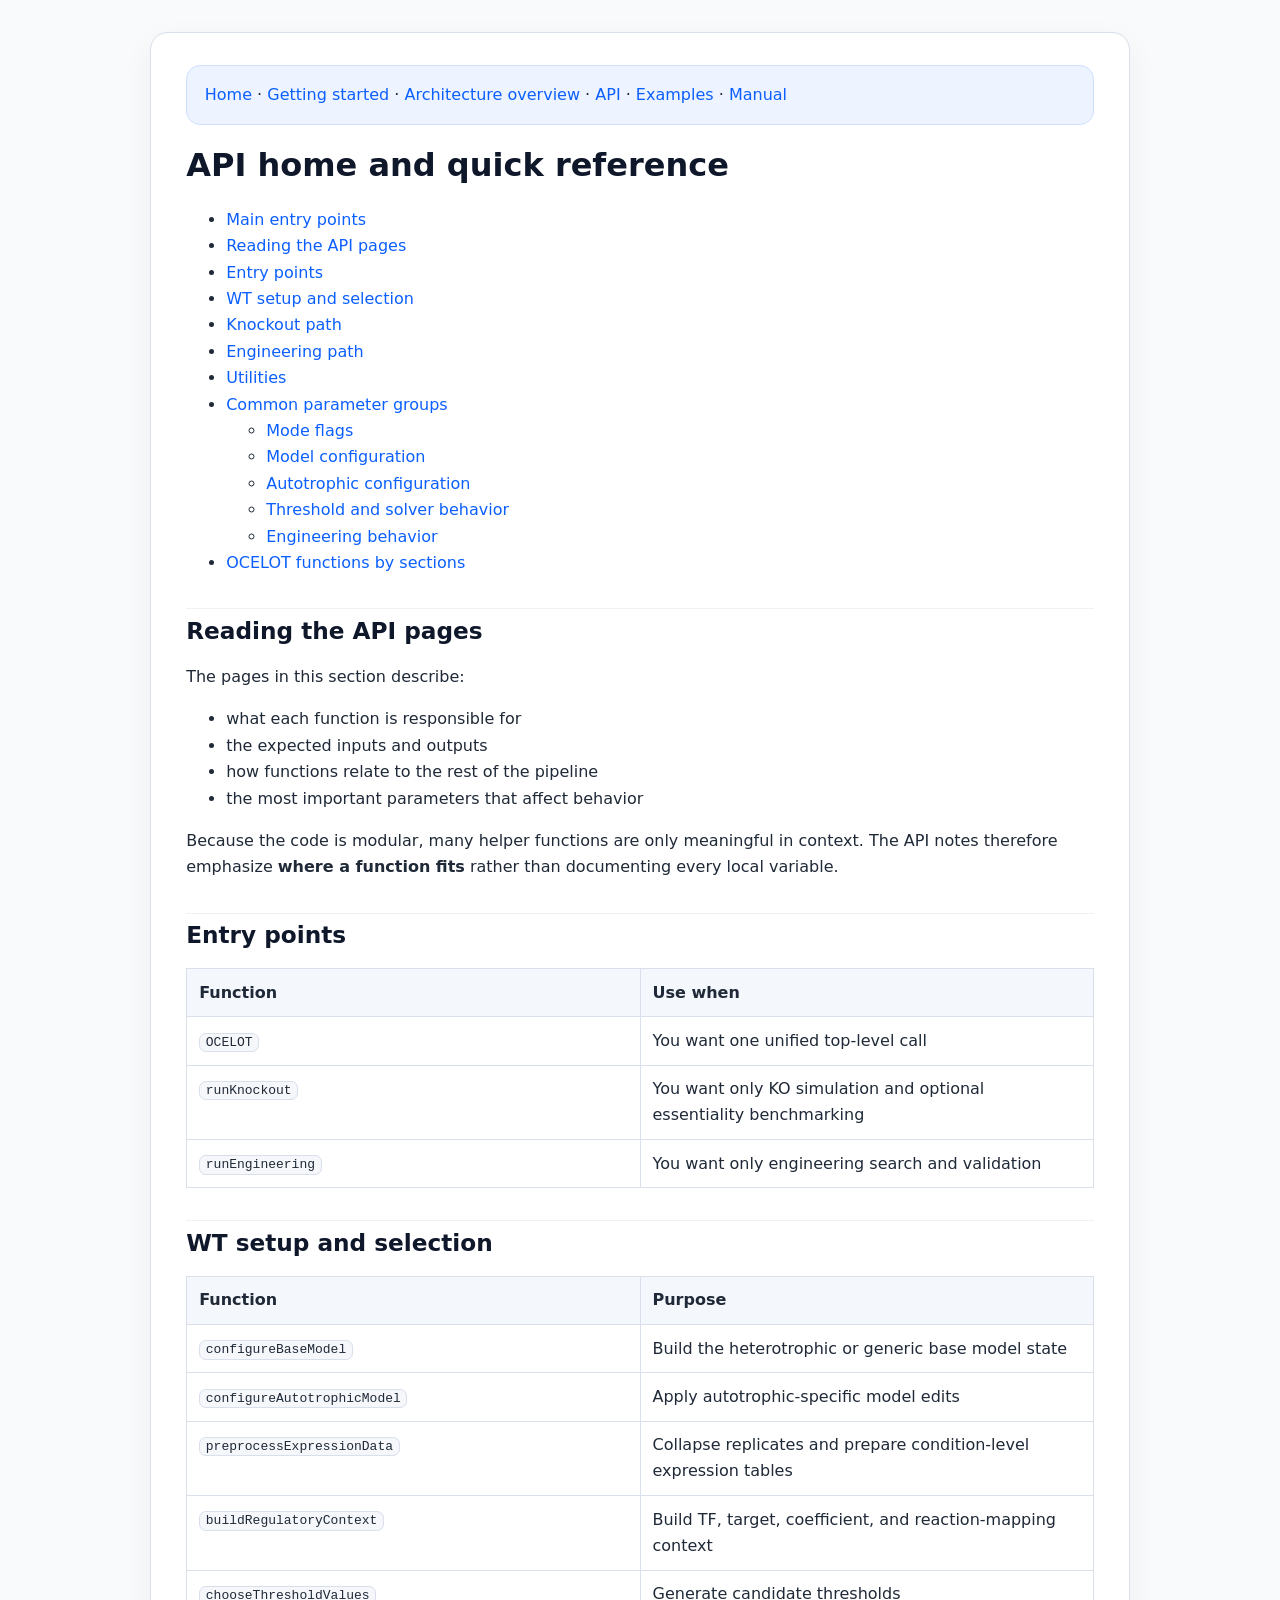
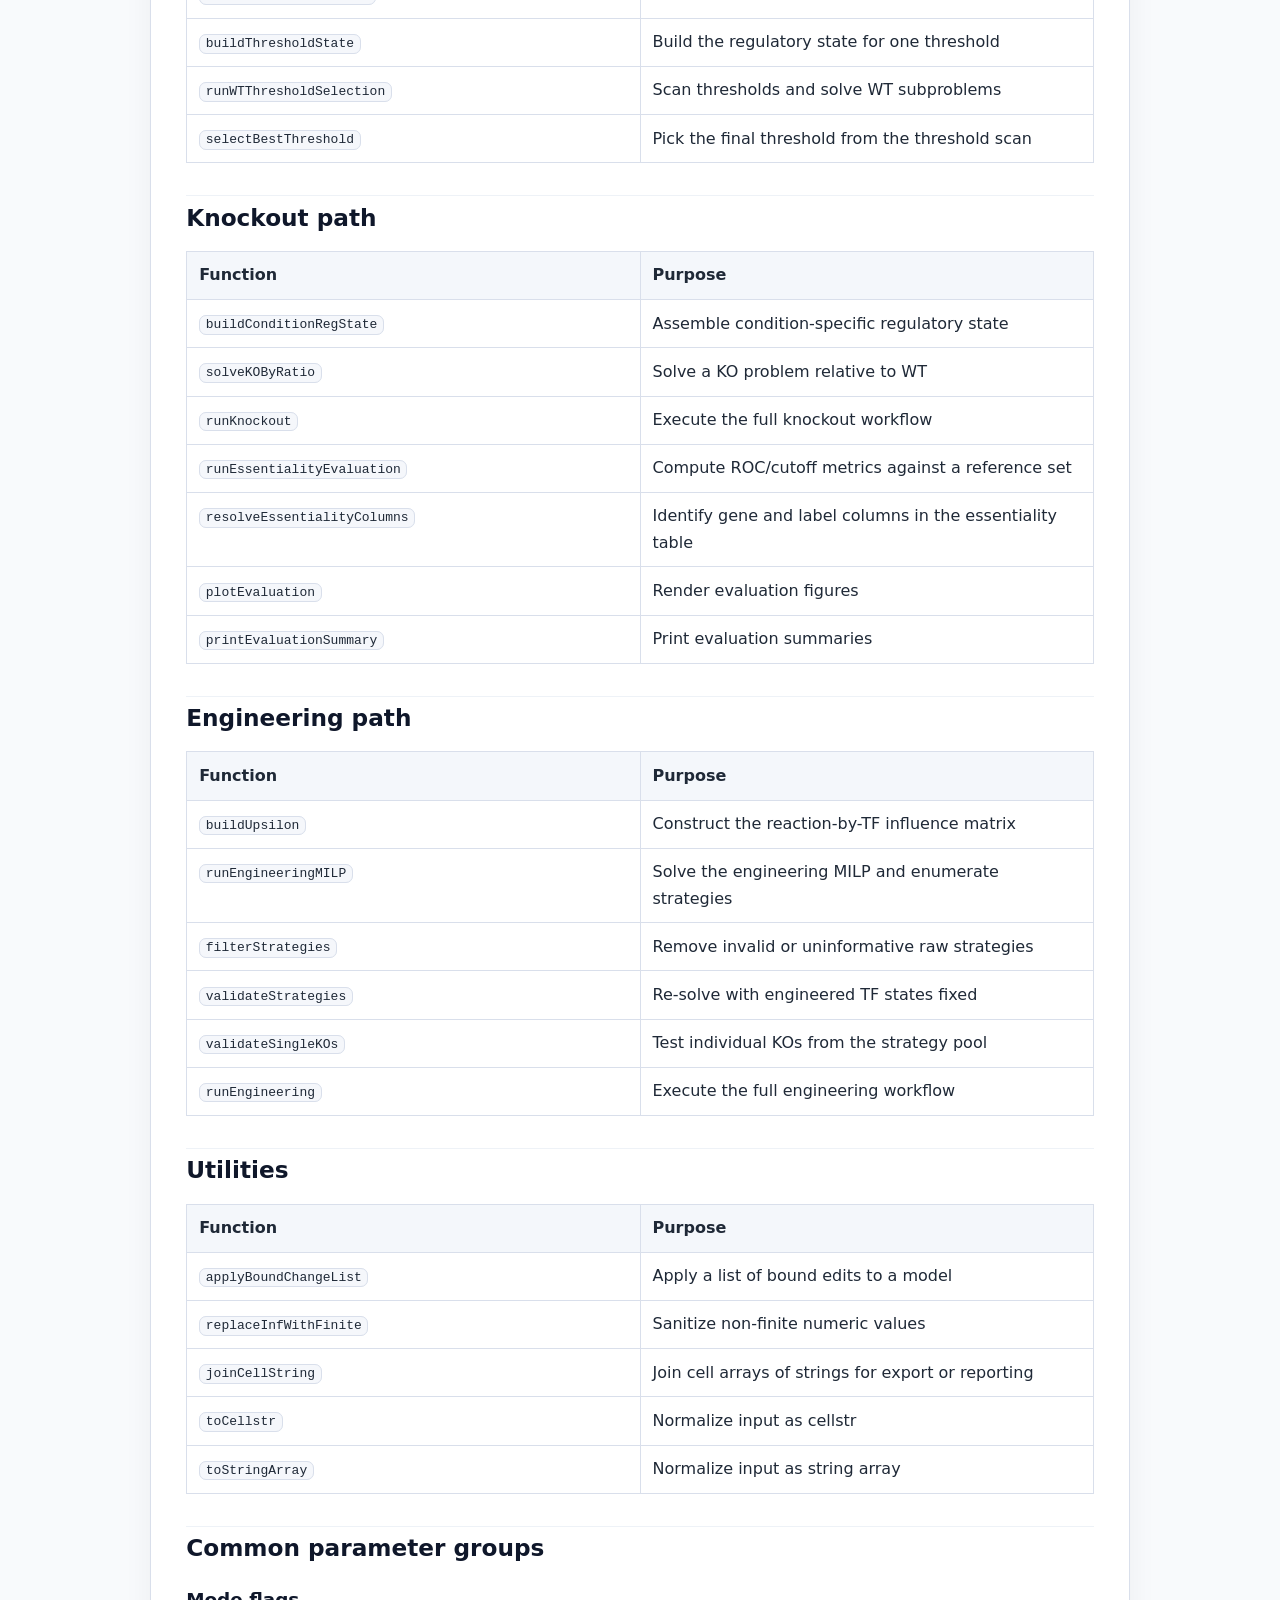
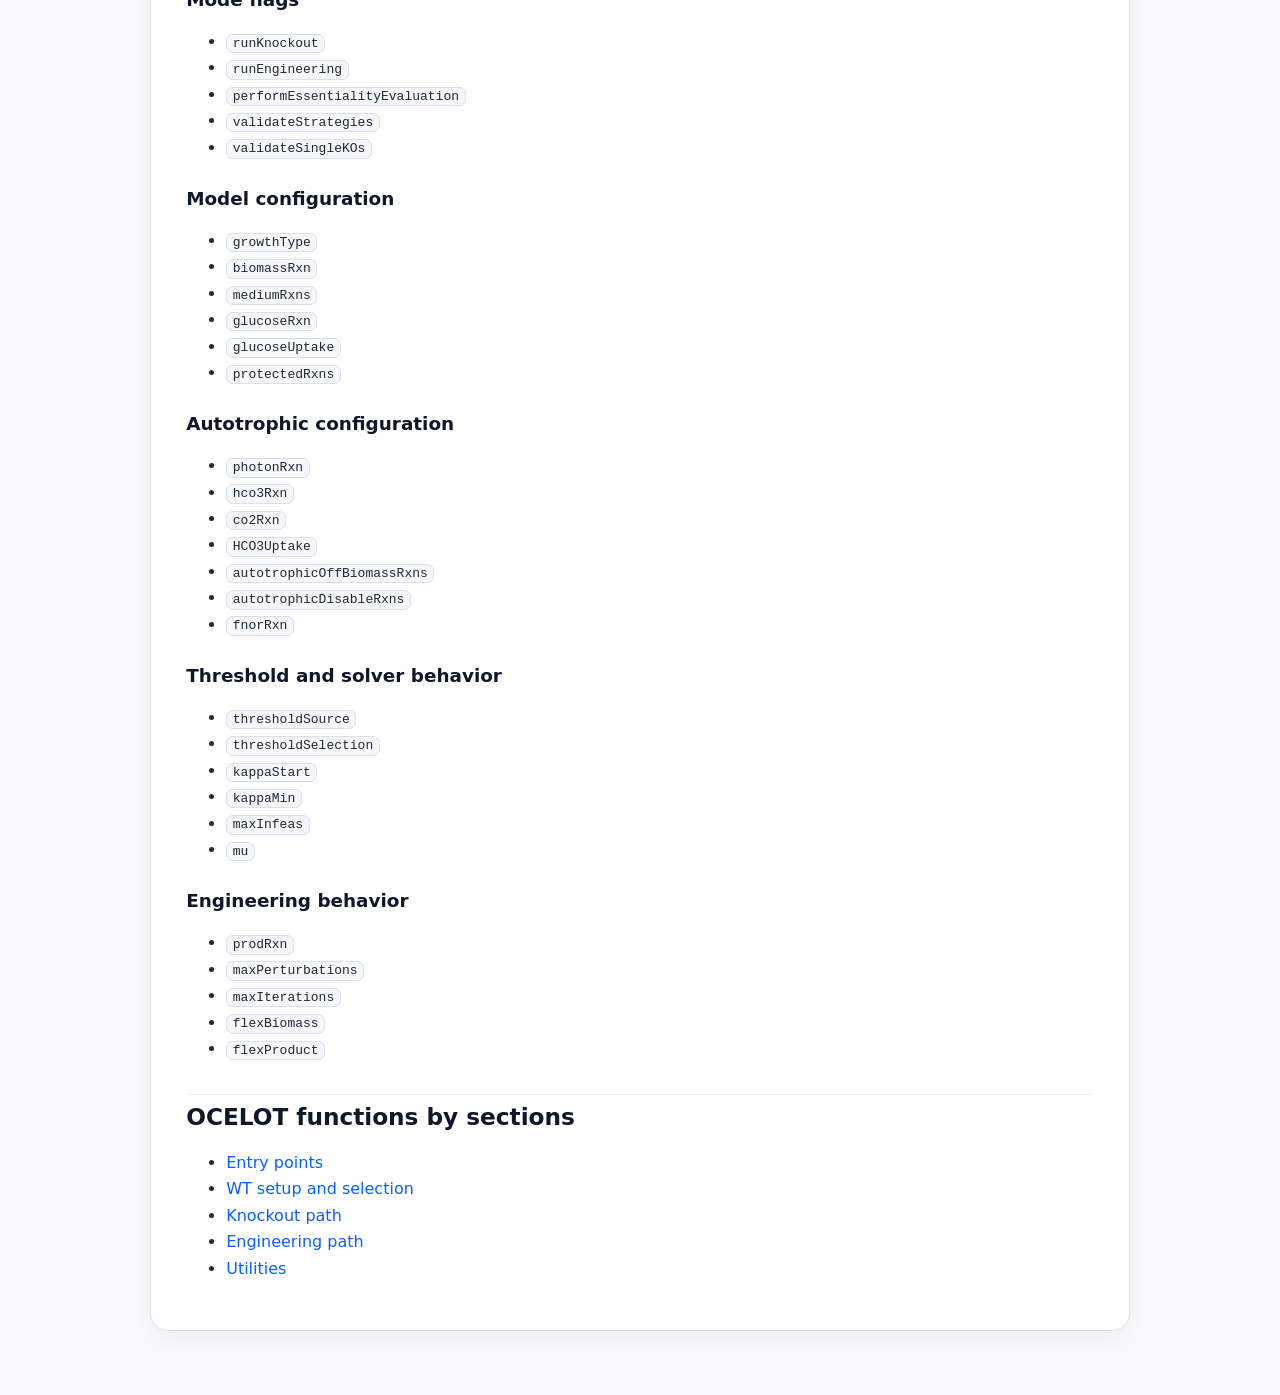
<file: docs/api/index.html>
<!DOCTYPE html>
<html xmlns="http://www.w3.org/1999/xhtml" lang="" xml:lang="">
<head>
  <meta charset="utf-8" />
  <meta name="generator" content="pandoc" />
  <meta name="viewport" content="width=device-width, initial-scale=1.0, user-scalable=yes" />
  <title>index</title>
  <style>
    code{white-space: pre-wrap;}
    span.smallcaps{font-variant: small-caps;}
    div.columns{display: flex; gap: min(4vw, 1.5em);}
    div.column{flex: auto; overflow-x: auto;}
    div.hanging-indent{margin-left: 1.5em; text-indent: -1.5em;}
    /* The extra [class] is a hack that increases specificity enough to
       override a similar rule in reveal.js */
    ul.task-list[class]{list-style: none;}
    ul.task-list li input[type="checkbox"] {
      font-size: inherit;
      width: 0.8em;
      margin: 0 0.8em 0.2em -1.6em;
      vertical-align: middle;
    }
    .display.math{display: block; text-align: center; margin: 0.5rem auto;}
  </style>
  <link rel="stylesheet" href="../assets/ocelot-docs.css" />
</head>
<body>
<main>

<nav><a href="../README.html">Home</a> · <a href="../getting-started.html">Getting started</a> · <a href="../architecture.html">Architecture overview</a> · <a href="../api/index.html">API</a> · <a href="../examples.html">Examples</a> · <a href="../project-manual.html">Manual</a></nav>

<header id="title-block-header">
<h1 class="title">API home and quick reference</h1>
</header>

<ul>
<li><a href="#main-entry-points" id="toc-main-entry-points">Main entry points</a></li>
<li><a href="#reading-the-api-pages" id="toc-reading-the-api-pages">Reading the API pages</a></li>
<li><a href="#entry-points" id="toc-entry-points">Entry points</a></li>
<li><a href="#wt-setup-and-selection" id="toc-wt-setup-and-selection">WT setup and selection</a></li>
<li><a href="#knockout-path" id="toc-knockout-path">Knockout path</a></li>
<li><a href="#engineering-path" id="toc-engineering-path">Engineering path</a></li>
<li><a href="#utilities" id="toc-utilities">Utilities</a></li>
<li><a href="#common-parameter-groups" id="toc-common-parameter-groups">Common parameter groups</a>
  <ul>
  <li><a href="#mode-flags" id="toc-mode-flags">Mode flags</a></li>
  <li><a href="#model-configuration" id="toc-model-configuration">Model configuration</a></li>
  <li><a href="#autotrophic-configuration" id="toc-autotrophic-configuration">Autotrophic configuration</a></li>
  <li><a href="#threshold-and-solver-behavior" id="toc-threshold-and-solver-behavior">Threshold and solver behavior</a></li>
  <li><a href="#engineering-behavior" id="toc-engineering-behavior">Engineering behavior</a></li>
  </ul></li>
<li><a href="#sections" id="toc-sections">OCELOT functions by sections</a></li>
</ul>

<h2 id="reading-the-api-pages">Reading the API pages</h2>
<p>The pages in this section describe:</p>
<ul>
<li>what each function is responsible for</li>
<li>the expected inputs and outputs</li>
<li>how functions relate to the rest of the pipeline</li>
<li>the most important parameters that affect behavior</li>
</ul>
<p>Because the code is modular, many helper functions are only
meaningful in context. The API notes therefore emphasize <strong>where a
function fits</strong> rather than documenting every local variable.</p>

<h2 id="entry-points">Entry points</h2>
<table>
<colgroup>
<col style="width: 50%" />
<col style="width: 50%" />
</colgroup>
<thead>
<tr class="header">
<th>Function</th>
<th>Use when</th>
</tr>
</thead>
<tbody>
<tr class="odd">
<td><code>OCELOT</code></td>
<td>You want one unified top-level call</td>
</tr>
<tr class="even">
<td><code>runKnockout</code></td>
<td>You want only KO simulation and optional essentiality
benchmarking</td>
</tr>
<tr class="odd">
<td><code>runEngineering</code></td>
<td>You want only engineering search and validation</td>
</tr>
</tbody>
</table>

<h2 id="wt-setup-and-selection">WT setup and selection</h2>
<table>
<colgroup>
<col style="width: 50%" />
<col style="width: 50%" />
</colgroup>
<thead>
<tr class="header">
<th>Function</th>
<th>Purpose</th>
</tr>
</thead>
<tbody>
<tr class="odd">
<td><code>configureBaseModel</code></td>
<td>Build the heterotrophic or generic base model state</td>
</tr>
<tr class="even">
<td><code>configureAutotrophicModel</code></td>
<td>Apply autotrophic-specific model edits</td>
</tr>
<tr class="odd">
<td><code>preprocessExpressionData</code></td>
<td>Collapse replicates and prepare condition-level expression
tables</td>
</tr>
<tr class="even">
<td><code>buildRegulatoryContext</code></td>
<td>Build TF, target, coefficient, and reaction-mapping context</td>
</tr>
<tr class="odd">
<td><code>chooseThresholdValues</code></td>
<td>Generate candidate thresholds</td>
</tr>
<tr class="even">
<td><code>buildThresholdState</code></td>
<td>Build the regulatory state for one threshold</td>
</tr>
<tr class="odd">
<td><code>runWTThresholdSelection</code></td>
<td>Scan thresholds and solve WT subproblems</td>
</tr>
<tr class="even">
<td><code>selectBestThreshold</code></td>
<td>Pick the final threshold from the threshold scan</td>
</tr>
</tbody>
</table>

<h2 id="knockout-path">Knockout path</h2>
<table>
<colgroup>
<col style="width: 50%" />
<col style="width: 50%" />
</colgroup>
<thead>
<tr class="header">
<th>Function</th>
<th>Purpose</th>
</tr>
</thead>
<tbody>
<tr class="odd">
<td><code>buildConditionRegState</code></td>
<td>Assemble condition-specific regulatory state</td>
</tr>
<tr class="even">
<td><code>solveKOByRatio</code></td>
<td>Solve a KO problem relative to WT</td>
</tr>
<tr class="odd">
<td><code>runKnockout</code></td>
<td>Execute the full knockout workflow</td>
</tr>
<tr class="even">
<td><code>runEssentialityEvaluation</code></td>
<td>Compute ROC/cutoff metrics against a reference set</td>
</tr>
<tr class="odd">
<td><code>resolveEssentialityColumns</code></td>
<td>Identify gene and label columns in the essentiality table</td>
</tr>
<tr class="even">
<td><code>plotEvaluation</code></td>
<td>Render evaluation figures</td>
</tr>
<tr class="odd">
<td><code>printEvaluationSummary</code></td>
<td>Print evaluation summaries</td>
</tr>
</tbody>
</table>

<h2 id="engineering-path">Engineering path</h2>
<table>
<colgroup>
<col style="width: 50%" />
<col style="width: 50%" />
</colgroup>
<thead>
<tr class="header">
<th>Function</th>
<th>Purpose</th>
</tr>
</thead>
<tbody>
<tr class="odd">
<td><code>buildUpsilon</code></td>
<td>Construct the reaction-by-TF influence matrix</td>
</tr>
<tr class="even">
<td><code>runEngineeringMILP</code></td>
<td>Solve the engineering MILP and enumerate strategies</td>
</tr>
<tr class="odd">
<td><code>filterStrategies</code></td>
<td>Remove invalid or uninformative raw strategies</td>
</tr>
<tr class="even">
<td><code>validateStrategies</code></td>
<td>Re-solve with engineered TF states fixed</td>
</tr>
<tr class="odd">
<td><code>validateSingleKOs</code></td>
<td>Test individual KOs from the strategy pool</td>
</tr>
<tr class="even">
<td><code>runEngineering</code></td>
<td>Execute the full engineering workflow</td>
</tr>
</tbody>
</table>

<h2 id="utilities">Utilities</h2>
<table>
<colgroup>
<col style="width: 50%" />
<col style="width: 50%" />
</colgroup>
<thead>
<tr class="header">
<th>Function</th>
<th>Purpose</th>
</tr>
</thead>
<tbody>
<tr class="odd">
<td><code>applyBoundChangeList</code></td>
<td>Apply a list of bound edits to a model</td>
</tr>
<tr class="even">
<td><code>replaceInfWithFinite</code></td>
<td>Sanitize non-finite numeric values</td>
</tr>
<tr class="odd">
<td><code>joinCellString</code></td>
<td>Join cell arrays of strings for export or reporting</td>
</tr>
<tr class="even">
<td><code>toCellstr</code></td>
<td>Normalize input as cellstr</td>
</tr>
<tr class="odd">
<td><code>toStringArray</code></td>
<td>Normalize input as string array</td>
</tr>
</tbody>
</table>

<h2 id="common-parameter-groups">Common parameter groups</h2>
<h3 id="mode-flags">Mode flags</h3>
<ul>
<li><code>runKnockout</code></li>
<li><code>runEngineering</code></li>
<li><code>performEssentialityEvaluation</code></li>
<li><code>validateStrategies</code></li>
<li><code>validateSingleKOs</code></li>
</ul>
<h3 id="model-configuration">Model configuration</h3>
<ul>
<li><code>growthType</code></li>
<li><code>biomassRxn</code></li>
<li><code>mediumRxns</code></li>
<li><code>glucoseRxn</code></li>
<li><code>glucoseUptake</code></li>
<li><code>protectedRxns</code></li>
</ul>
<h3 id="autotrophic-configuration">Autotrophic configuration</h3>
<ul>
<li><code>photonRxn</code></li>
<li><code>hco3Rxn</code></li>
<li><code>co2Rxn</code></li>
<li><code>HCO3Uptake</code></li>
<li><code>autotrophicOffBiomassRxns</code></li>
<li><code>autotrophicDisableRxns</code></li>
<li><code>fnorRxn</code></li>
</ul>
<h3 id="threshold-and-solver-behavior">Threshold and solver
behavior</h3>
<ul>
<li><code>thresholdSource</code></li>
<li><code>thresholdSelection</code></li>
<li><code>kappaStart</code></li>
<li><code>kappaMin</code></li>
<li><code>maxInfeas</code></li>
<li><code>mu</code></li>
</ul>
<h3 id="engineering-behavior">Engineering behavior</h3>
<ul>
<li><code>prodRxn</code></li>
<li><code>maxPerturbations</code></li>
<li><code>maxIterations</code></li>
<li><code>flexBiomass</code></li>
<li><code>flexProduct</code></li>
</ul>

<h2 id="sections">OCELOT functions by sections</h2>
<ul>
<li><a href="entry-points.html">Entry points</a></li>
<li><a href="WT-setup-and-selection.html">WT setup and selection</a></li>
<li><a href="knockout-path.html">Knockout path</a></li>
<li><a href="engineering-path.html">Engineering path</a></li>
<li><a href="utilities.html">Utilities</a></li>
</ul>

</main>
</body>
</html>
</file>
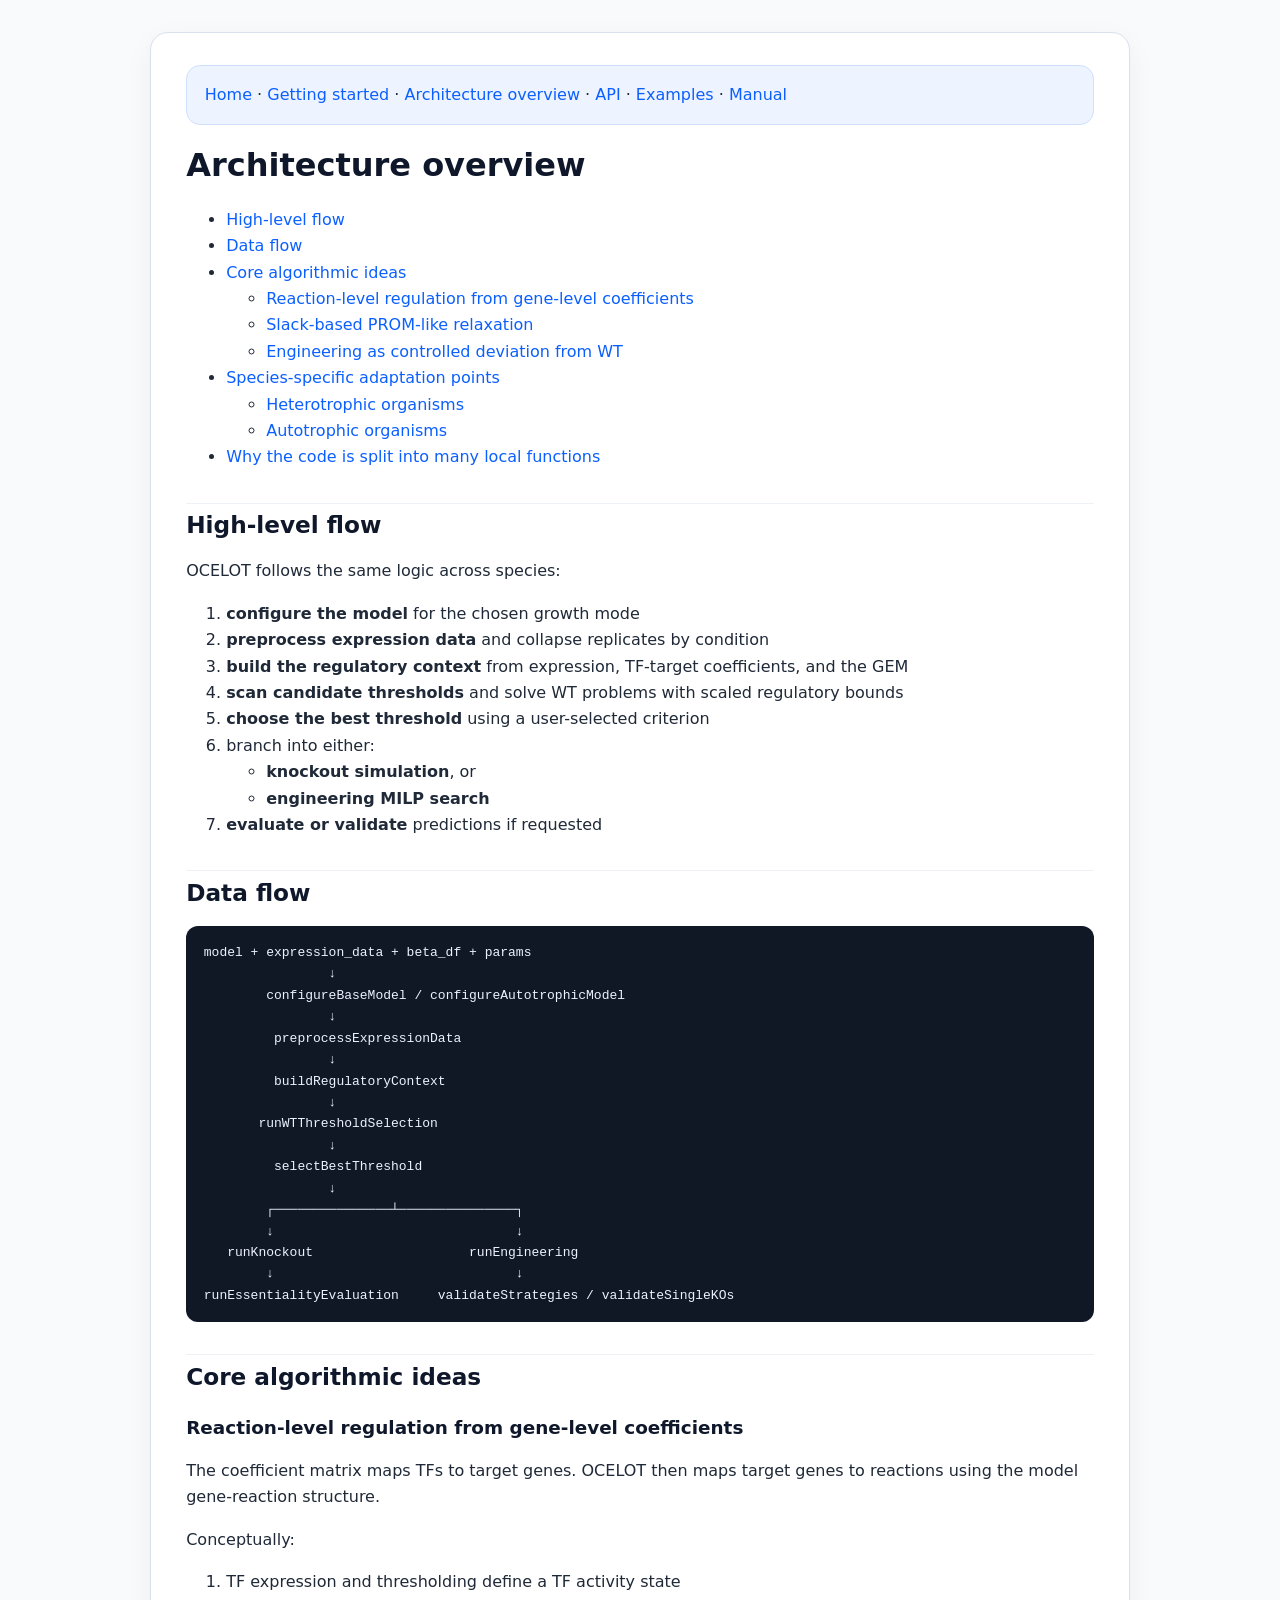
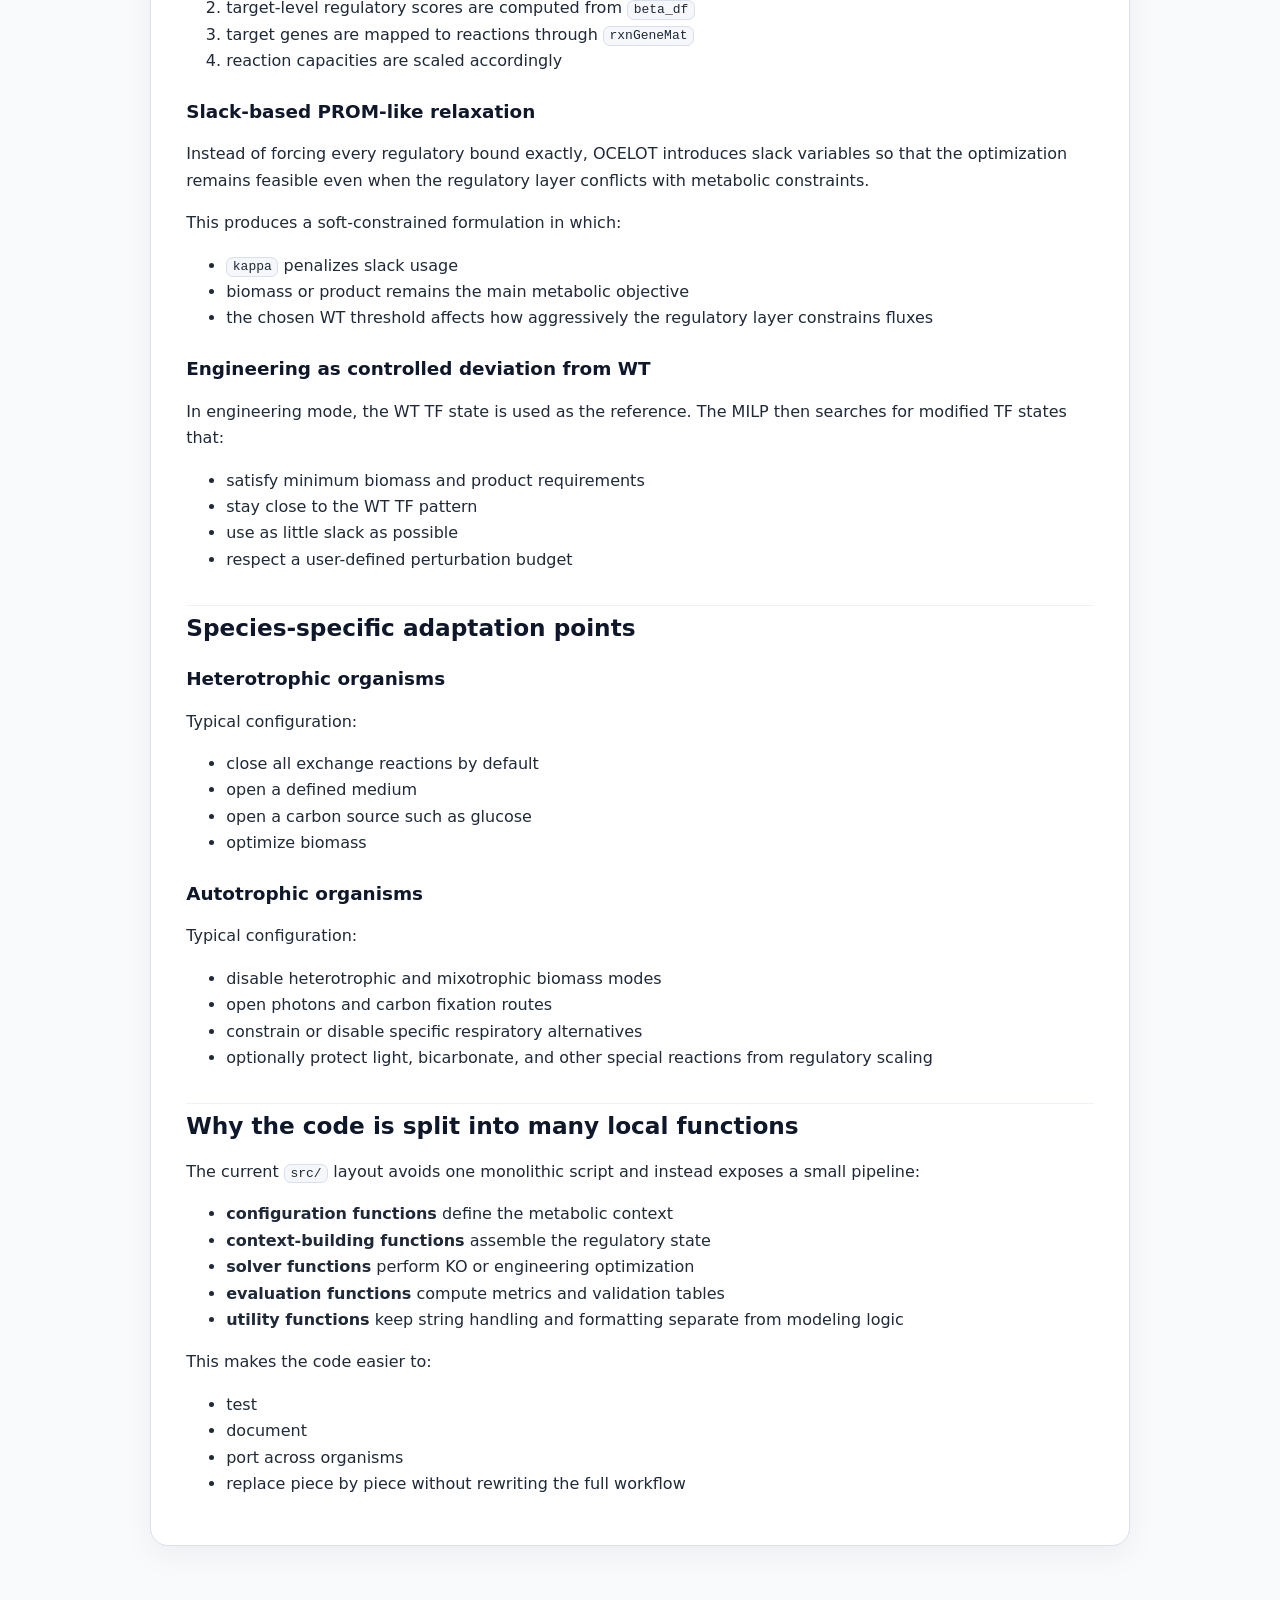
<file: docs/architecture.html>
<!DOCTYPE html>
<html xmlns="http://www.w3.org/1999/xhtml" lang="" xml:lang="">
<head>
  <meta charset="utf-8" />
  <meta name="generator" content="pandoc" />
  <meta name="viewport" content="width=device-width, initial-scale=1.0, user-scalable=yes" />
  <title>architecture</title>
  <style>
    code{white-space: pre-wrap;}
    span.smallcaps{font-variant: small-caps;}
    div.columns{display: flex; gap: min(4vw, 1.5em);}
    div.column{flex: auto; overflow-x: auto;}
    div.hanging-indent{margin-left: 1.5em; text-indent: -1.5em;}
    /* The extra [class] is a hack that increases specificity enough to
       override a similar rule in reveal.js */
    ul.task-list[class]{list-style: none;}
    ul.task-list li input[type="checkbox"] {
      font-size: inherit;
      width: 0.8em;
      margin: 0 0.8em 0.2em -1.6em;
      vertical-align: middle;
    }
    .display.math{display: block; text-align: center; margin: 0.5rem auto;}
  </style>
  <link rel="stylesheet" href="assets/ocelot-docs.css" />
</head>

<body>
<main>

<nav><a href="README.html">Home</a> · <a href="getting-started.html">Getting started</a> · <a href="architecture.html">Architecture overview</a> · <a href="api/index.html">API</a> · <a href="examples.html">Examples</a> · <a href="manuals/OCELOT_Manual.html">Manual</a></nav>

<header id="title-block-header">
<h1 class="title">Architecture overview</h1>
</header>

<ul>
<li><a href="#high-level-flow" id="toc-high-level-flow">High-level flow</a></li>
<li><a href="#data-flow" id="toc-data-flow">Data flow</a></li>
<li><a href="#core-algorithmic-ideas" id="toc-core-algorithmic-ideas">Core algorithmic ideas</a>
  <ul>
  <li><a href="#reaction-level-regulation-from-gene-level-coefficients"
  id="toc-reaction-level-regulation-from-gene-level-coefficients">Reaction-level regulation from gene-level coefficients</a></li>
  <li><a href="#slack-based-prom-like-relaxation" id="toc-slack-based-prom-like-relaxation">Slack-based PROM-like relaxation</a></li>
  <li><a href="#engineering-as-controlled-deviation-from-wt" id="toc-engineering-as-controlled-deviation-from-wt">Engineering as controlled deviation from WT</a></li>
  </ul></li>
<li><a href="#species-specific-adaptation-points" id="toc-species-specific-adaptation-points">Species-specific adaptation points</a>
  <ul>
  <li><a href="#heterotrophic-organisms" id="toc-heterotrophic-organisms">Heterotrophic organisms</a></li>
  <li><a href="#autotrophic-organisms" id="toc-autotrophic-organisms">Autotrophic organisms</a></li>
  </ul></li>
<li><a href="#why-the-code-is-split-into-many-local-functions"
id="toc-why-the-code-is-split-into-many-local-functions">Why the code is split into many local functions</a></li>
</ul>

<h2 id="high-level-flow">High-level flow</h2>
<p>OCELOT follows the same logic across species:</p>
<ol type="1">
<li><strong>configure the model</strong> for the chosen growth mode</li>
<li><strong>preprocess expression data</strong> and collapse replicates by condition</li>
<li><strong>build the regulatory context</strong> from expression, TF-target coefficients, and the GEM</li>
<li><strong>scan candidate thresholds</strong> and solve WT problems with scaled regulatory bounds</li>
<li><strong>choose the best threshold</strong> using a user-selected criterion</li>
<li>branch into either:
  <ul>
  <li><strong>knockout simulation</strong>, or</li>
  <li><strong>engineering MILP search</strong></li>
  </ul></li>
<li><strong>evaluate or validate</strong> predictions if requested</li>
</ol>

<h2 id="data-flow">Data flow</h2>
<pre class="text"><code>model + expression_data + beta_df + params
                ↓
        configureBaseModel / configureAutotrophicModel
                ↓
         preprocessExpressionData
                ↓
         buildRegulatoryContext
                ↓
       runWTThresholdSelection
                ↓
         selectBestThreshold
                ↓
        ┌───────────────┴───────────────┐
        ↓                               ↓
   runKnockout                    runEngineering
        ↓                               ↓
runEssentialityEvaluation     validateStrategies / validateSingleKOs</code></pre>

<h2 id="core-algorithmic-ideas">Core algorithmic ideas</h2>
<h3 id="reaction-level-regulation-from-gene-level-coefficients">Reaction-level regulation from gene-level coefficients</h3>
<p>The coefficient matrix maps TFs to target genes. OCELOT then maps target genes to reactions using the model gene-reaction structure.</p>
<p>Conceptually:</p>
<ol type="1">
  <li>TF expression and thresholding define a TF activity state</li>
  <li>target-level regulatory scores are computed from <code>beta_df</code></li>
  <li>target genes are mapped to reactions through <code>rxnGeneMat</code></li>
  <li>reaction capacities are scaled accordingly</li>
</ol>

<h3 id="slack-based-prom-like-relaxation">Slack-based PROM-like relaxation</h3>
<p>Instead of forcing every regulatory bound exactly, OCELOT introduces
slack variables so that the optimization remains feasible even when the
regulatory layer conflicts with metabolic constraints.</p>
<p>This produces a soft-constrained formulation in which:</p>
<ul>
  <li><code>kappa</code> penalizes slack usage</li>
  <li>biomass or product remains the main metabolic objective</li>
  <li>the chosen WT threshold affects how aggressively the regulatory layer constrains fluxes</li>
</ul>

<h3 id="engineering-as-controlled-deviation-from-wt">Engineering as controlled deviation from WT</h3>
<p>In engineering mode, the WT TF state is used as the reference. The
MILP then searches for modified TF states that:</p>
<ul>
  <li>satisfy minimum biomass and product requirements</li>
  <li>stay close to the WT TF pattern</li>
  <li>use as little slack as possible</li>
  <li>respect a user-defined perturbation budget</li>
</ul>

<h2 id="species-specific-adaptation-points">Species-specific adaptation points</h2>
<h3 id="heterotrophic-organisms">Heterotrophic organisms</h3>
<p>Typical configuration:</p>
<ul>
  <li>close all exchange reactions by default</li>
  <li>open a defined medium</li>
  <li>open a carbon source such as glucose</li>
  <li>optimize biomass</li>
</ul>

<h3 id="autotrophic-organisms">Autotrophic organisms</h3>
<p>Typical configuration:</p>
<ul>
<li>disable heterotrophic and mixotrophic biomass modes</li>
<li>open photons and carbon fixation routes</li>
<li>constrain or disable specific respiratory alternatives</li>
<li>optionally protect light, bicarbonate, and other special reactions
from regulatory scaling</li>
</ul>

<h2 id="why-the-code-is-split-into-many-local-functions">Why the code is split into many local functions</h2>
<p>The current <code>src/</code> layout avoids one monolithic script and instead exposes a small pipeline:</p>
<ul>
  <li><strong>configuration functions</strong> define the metabolic context</li>
  <li><strong>context-building functions</strong> assemble the regulatory state</li>
  <li><strong>solver functions</strong> perform KO or engineering optimization</li>
  <li><strong>evaluation functions</strong> compute metrics and validation tables</li>
  <li><strong>utility functions</strong> keep string handling and formatting separate from modeling logic</li>
</ul>
<p>This makes the code easier to:</p>
<ul>
  <li>test</li>
  <li>document</li>
  <li>port across organisms</li>
  <li>replace piece by piece without rewriting the full workflow</li>
</ul>

</main>
</body>
</html>
</file>
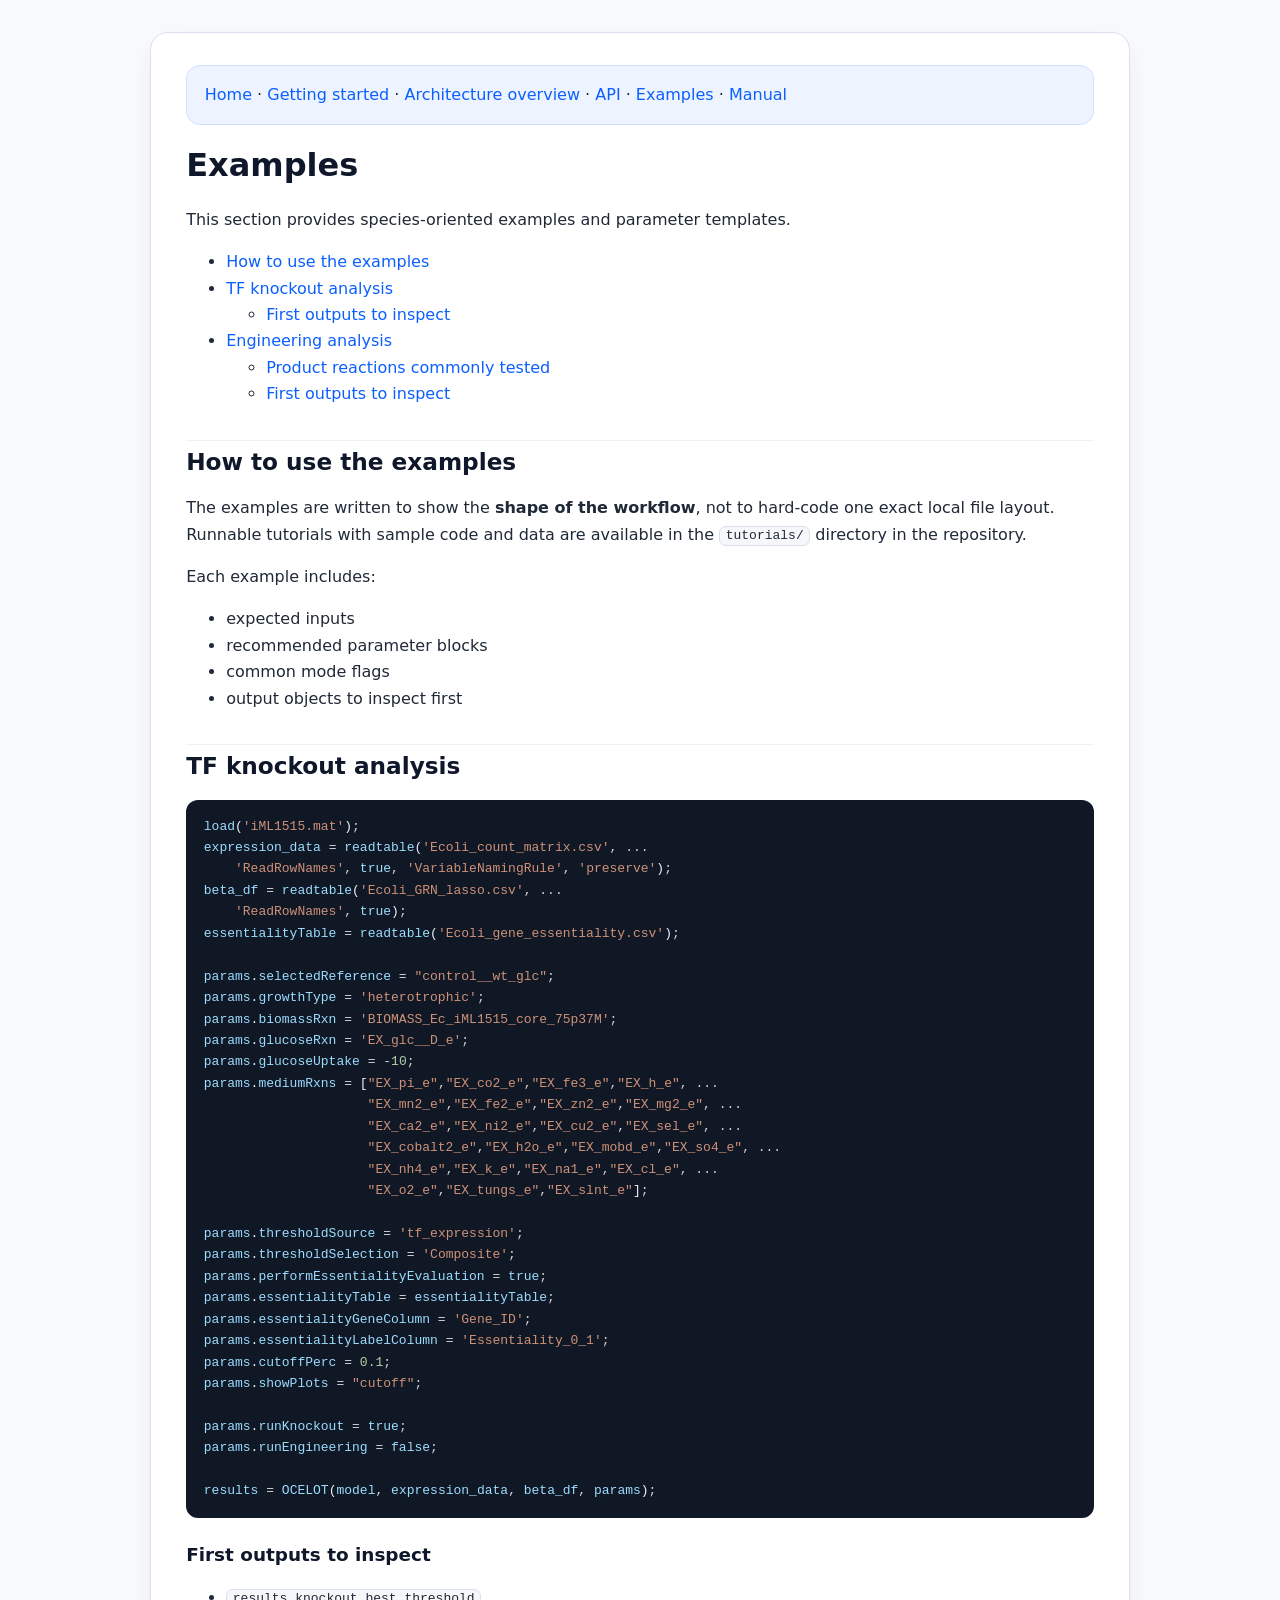
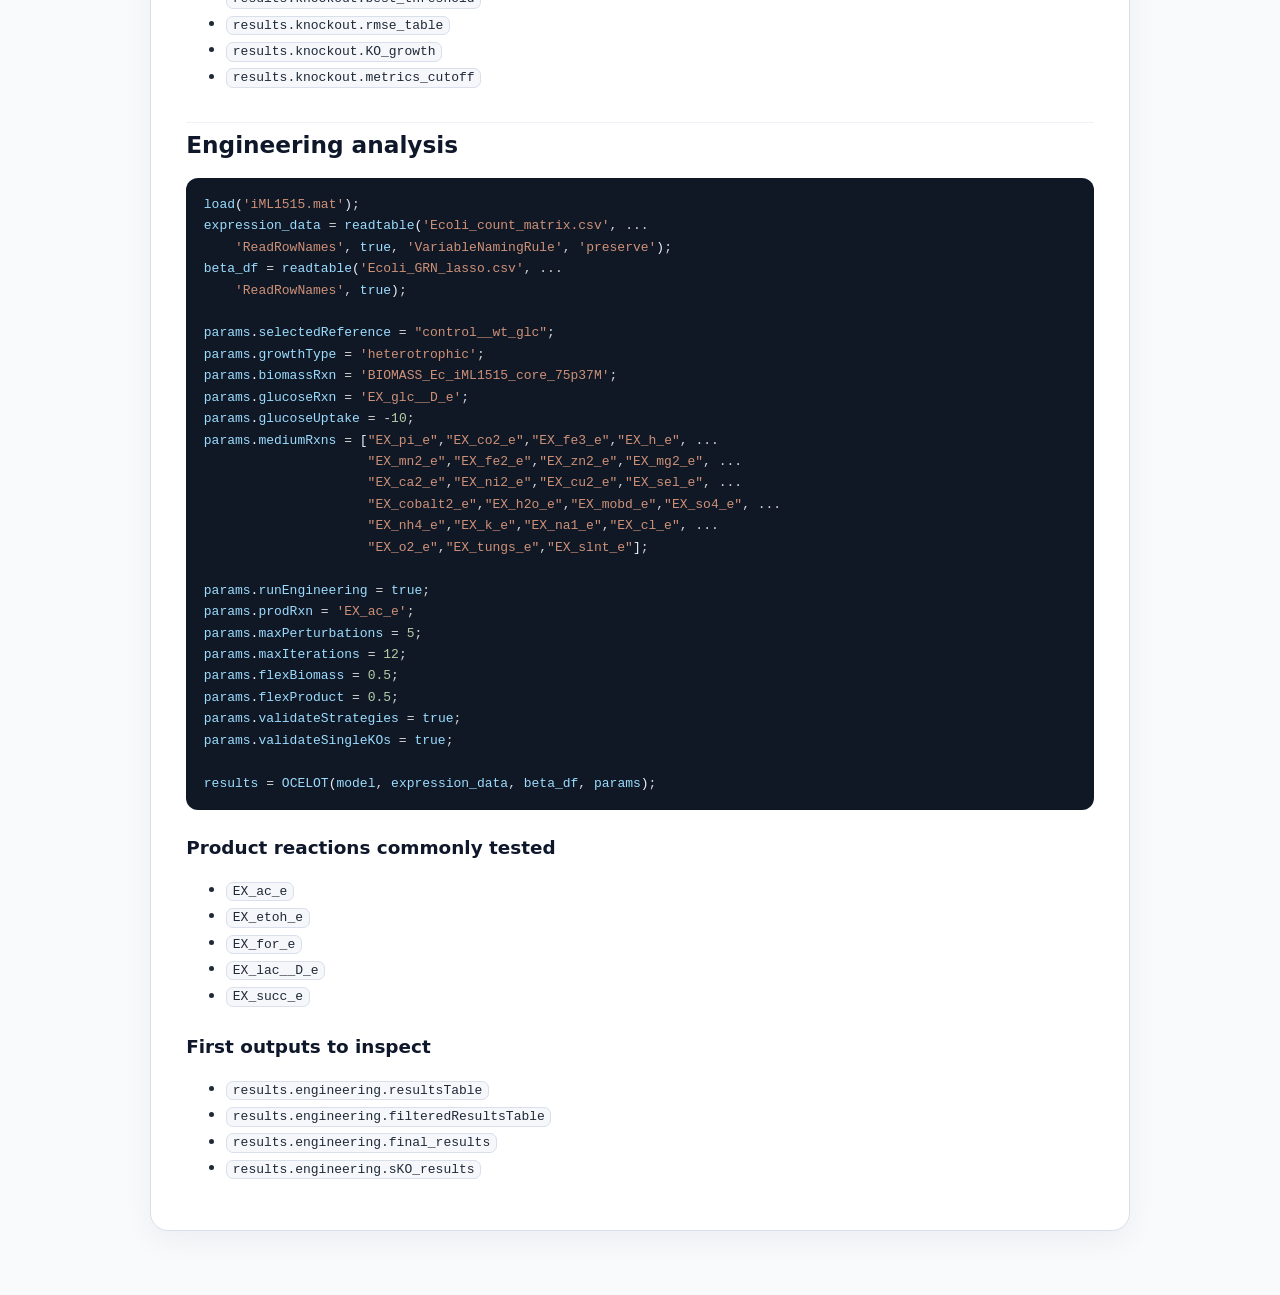
<file: docs/examples.html>
<!DOCTYPE html>
<html xmlns="http://www.w3.org/1999/xhtml" lang="" xml:lang="">
<head>
  <meta charset="utf-8" />
  <meta name="generator" content="pandoc" />
  <meta name="viewport" content="width=device-width, initial-scale=1.0, user-scalable=yes" />
  <title>examples</title>
  <style>
    code{white-space: pre-wrap;}
    span.smallcaps{font-variant: small-caps;}
    div.columns{display: flex; gap: min(4vw, 1.5em);}
    div.column{flex: auto; overflow-x: auto;}
    div.hanging-indent{margin-left: 1.5em; text-indent: -1.5em;}
    /* The extra [class] is a hack that increases specificity enough to
       override a similar rule in reveal.js */
    ul.task-list[class]{list-style: none;}
    ul.task-list li input[type="checkbox"] {
      font-size: inherit;
      width: 0.8em;
      margin: 0 0.8em 0.2em -1.6em;
      vertical-align: middle;
    }
    .display.math{display: block; text-align: center; margin: 0.5rem auto;}
    /* CSS for syntax highlighting */
    pre > code.sourceCode { white-space: pre; position: relative; }
    pre > code.sourceCode > span { line-height: 1.25; }
    pre > code.sourceCode > span:empty { height: 1.2em; }
    .sourceCode { overflow: visible; }
    code.sourceCode > span { color: inherit; text-decoration: inherit; }
    div.sourceCode { margin: 1em 0; }
    pre.sourceCode { margin: 0; }
    @media screen {
    div.sourceCode { overflow: auto; }
    }
    @media print {
    pre > code.sourceCode { white-space: pre-wrap; }
    pre > code.sourceCode > span { display: inline-block; text-indent: -5em; padding-left: 5em; }
    }
    pre.numberSource code
      { counter-reset: source-line 0; }
    pre.numberSource code > span
      { position: relative; left: -4em; counter-increment: source-line; }
    pre.numberSource code > span > a:first-child::before
      { content: counter(source-line);
        position: relative; left: -1em; text-align: right; vertical-align: baseline;
        border: none; display: inline-block;
        -webkit-touch-callout: none; -webkit-user-select: none;
        -khtml-user-select: none; -moz-user-select: none;
        -ms-user-select: none; user-select: none;
        padding: 0 4px; width: 4em;
        color: #aaaaaa;
      }
    pre.numberSource { margin-left: 3em; border-left: 1px solid #aaaaaa;  padding-left: 4px; }
    div.sourceCode
      {   }
    @media screen {
    pre > code.sourceCode > span > a:first-child::before { text-decoration: underline; }
    }
    code span.al { color: #f44747; font-weight: bold; } /* Alert */
    code span.an { color: #4ec9b0; font-style: italic; } /* Annotation */
    code span.at { color: #9cdcfe; } /* Attribute */
    code span.bn { color: #b5cea8; } /* BaseN */
    code span.bu { color: #4ec9b0; } /* BuiltIn */
    code span.cf { color: #c586c0; font-weight: bold; } /* ControlFlow */
    code span.ch { color: #ce9178; } /* Char */
    code span.cn { color: #569cd6; } /* Constant */
    code span.co { color: #6a9955; font-style: italic; } /* Comment */
    code span.cv { color: #6a9955; font-style: italic; } /* CommentVar */
    code span.do { color: #6a9955; font-style: italic; } /* Documentation */
    code span.dt { color: #4ec9b0; } /* DataType */
    code span.dv { color: #b5cea8; } /* DecVal */
    code span.er { color: #f44747; font-weight: bold; } /* Error */
    code span.ex { color: #dcdcaa; } /* Extension */
    code span.fl { color: #b5cea8; } /* Float */
    code span.fu { color: #dcdcaa; } /* Function */
    code span.im { color: #c586c0; } /* Import */
    code span.in { color: #4ec9b0; font-style: italic; } /* Information */
    code span.kw { color: #c586c0; font-weight: bold; } /* Keyword */
    code span.op { color: #d4d4d4; } /* Operator */
    code span.ot { color: #d4d4d4; } /* Other */
    code span.pp { color: #c586c0; } /* Preprocessor */
    code span.sc { color: #d7ba7d; } /* SpecialChar */
    code span.ss { color: #ce9178; } /* SpecialString */
    code span.st { color: #ce9178; } /* String */
    code span.va { color: #9cdcfe; } /* Variable */
    code span.vs { color: #ce9178; } /* VerbatimString */
    code span.wa { color: #dcdcaa; font-style: italic; } /* Warning */
  </style>
  <link rel="stylesheet" href="assets/ocelot-docs.css" />
</head>
<body>
<main>
  
<nav><a href="README.html">Home</a> · <a href="getting-started.html">Getting started</a> · <a href="architecture.html">Architecture overview</a> · <a href="api/index.html">API</a> · <a href="examples.html">Examples</a> · <a href="project-manual.html">Manual</a></nav>

<header id="title-block-header">
<h1 class="title">Examples</h1>
</header>

<p>This section provides species-oriented examples and parameter
templates.</p>

<ul>
<li><a href="#how-to-use-the-examples" id="toc-how-to-use-the-examples">How to use the examples</a></li>
<li><a href="#tf-knockout-analysis" id="toc-tf-knockout-analysis">TF
knockout analysis</a>
<ul>
<li><a href="#first-outputs-to-inspect"
id="toc-first-outputs-to-inspect">First outputs to inspect</a></li>
</ul></li>
<li><a href="#engineering-analysis"
id="toc-engineering-analysis">Engineering analysis</a>
<ul>
<li><a href="#product-reactions-commonly-tested"
id="toc-product-reactions-commonly-tested">Product reactions commonly
tested</a></li>
<li><a href="#first-outputs-to-inspect-1"
id="toc-first-outputs-to-inspect-1">First outputs to inspect</a></li>
</ul></li>
</ul>

<h2 id="how-to-use-the-examples">How to use the examples</h2>
<p>The examples are written to show the <strong>shape of the
workflow</strong>, not to hard-code one exact local file layout.
Runnable tutorials with sample code and data are available in 
the <code>tutorials/</code> directory in the repository. </p>

<p>Each example includes:</p>
<ul>
<li>expected inputs</li>
<li>recommended parameter blocks</li>
<li>common mode flags</li>
<li>output objects to inspect first</li>
</ul>

<h2 id="tf-knockout-analysis">TF knockout analysis</h2>
<div class="sourceCode" id="cb1"><pre
class="sourceCode matlab"><code class="sourceCode matlab"><span id="cb1-1"><a href="#cb1-1" aria-hidden="true" tabindex="-1"></a><span class="va">load</span>(<span class="ss">&#39;iML1515.mat&#39;</span>)<span class="op">;</span></span>
<span id="cb1-2"><a href="#cb1-2" aria-hidden="true" tabindex="-1"></a><span class="va">expression_data</span> <span class="op">=</span> <span class="va">readtable</span>(<span class="ss">&#39;Ecoli_count_matrix.csv&#39;</span><span class="op">,</span> <span class="op">...</span></span>
<span id="cb1-3"><a href="#cb1-3" aria-hidden="true" tabindex="-1"></a>    <span class="ss">&#39;ReadRowNames&#39;</span><span class="op">,</span> <span class="va">true</span><span class="op">,</span> <span class="ss">&#39;VariableNamingRule&#39;</span><span class="op">,</span> <span class="ss">&#39;preserve&#39;</span>)<span class="op">;</span></span>
<span id="cb1-4"><a href="#cb1-4" aria-hidden="true" tabindex="-1"></a><span class="va">beta_df</span> <span class="op">=</span> <span class="va">readtable</span>(<span class="ss">&#39;Ecoli_GRN_lasso.csv&#39;</span><span class="op">,</span> <span class="op">...</span></span>
<span id="cb1-5"><a href="#cb1-5" aria-hidden="true" tabindex="-1"></a>    <span class="ss">&#39;ReadRowNames&#39;</span><span class="op">,</span> <span class="va">true</span>)<span class="op">;</span></span>
<span id="cb1-6"><a href="#cb1-6" aria-hidden="true" tabindex="-1"></a><span class="va">essentialityTable</span> <span class="op">=</span> <span class="va">readtable</span>(<span class="ss">&#39;Ecoli_gene_essentiality.csv&#39;</span>)<span class="op">;</span></span>
<span id="cb1-7"><a href="#cb1-7" aria-hidden="true" tabindex="-1"></a></span>
<span id="cb1-8"><a href="#cb1-8" aria-hidden="true" tabindex="-1"></a><span class="va">params</span>.<span class="va">selectedReference</span> <span class="op">=</span> <span class="st">&quot;control__wt_glc&quot;</span><span class="op">;</span></span>
<span id="cb1-9"><a href="#cb1-9" aria-hidden="true" tabindex="-1"></a><span class="va">params</span>.<span class="va">growthType</span> <span class="op">=</span> <span class="ss">&#39;heterotrophic&#39;</span><span class="op">;</span></span>
<span id="cb1-10"><a href="#cb1-10" aria-hidden="true" tabindex="-1"></a><span class="va">params</span>.<span class="va">biomassRxn</span> <span class="op">=</span> <span class="ss">&#39;BIOMASS_Ec_iML1515_core_75p37M&#39;</span><span class="op">;</span></span>
<span id="cb1-11"><a href="#cb1-11" aria-hidden="true" tabindex="-1"></a><span class="va">params</span>.<span class="va">glucoseRxn</span> <span class="op">=</span> <span class="ss">&#39;EX_glc__D_e&#39;</span><span class="op">;</span></span>
<span id="cb1-12"><a href="#cb1-12" aria-hidden="true" tabindex="-1"></a><span class="va">params</span>.<span class="va">glucoseUptake</span> <span class="op">=</span> <span class="op">-</span><span class="fl">10</span><span class="op">;</span></span>
<span id="cb1-13"><a href="#cb1-13" aria-hidden="true" tabindex="-1"></a><span class="va">params</span>.<span class="va">mediumRxns</span> <span class="op">=</span> [<span class="st">&quot;EX_pi_e&quot;</span><span class="op">,</span><span class="st">&quot;EX_co2_e&quot;</span><span class="op">,</span><span class="st">&quot;EX_fe3_e&quot;</span><span class="op">,</span><span class="st">&quot;EX_h_e&quot;</span><span class="op">,</span> <span class="op">...</span></span>
<span id="cb1-14"><a href="#cb1-14" aria-hidden="true" tabindex="-1"></a>                     <span class="st">&quot;EX_mn2_e&quot;</span><span class="op">,</span><span class="st">&quot;EX_fe2_e&quot;</span><span class="op">,</span><span class="st">&quot;EX_zn2_e&quot;</span><span class="op">,</span><span class="st">&quot;EX_mg2_e&quot;</span><span class="op">,</span> <span class="op">...</span></span>
<span id="cb1-15"><a href="#cb1-15" aria-hidden="true" tabindex="-1"></a>                     <span class="st">&quot;EX_ca2_e&quot;</span><span class="op">,</span><span class="st">&quot;EX_ni2_e&quot;</span><span class="op">,</span><span class="st">&quot;EX_cu2_e&quot;</span><span class="op">,</span><span class="st">&quot;EX_sel_e&quot;</span><span class="op">,</span> <span class="op">...</span></span>
<span id="cb1-16"><a href="#cb1-16" aria-hidden="true" tabindex="-1"></a>                     <span class="st">&quot;EX_cobalt2_e&quot;</span><span class="op">,</span><span class="st">&quot;EX_h2o_e&quot;</span><span class="op">,</span><span class="st">&quot;EX_mobd_e&quot;</span><span class="op">,</span><span class="st">&quot;EX_so4_e&quot;</span><span class="op">,</span> <span class="op">...</span></span>
<span id="cb1-17"><a href="#cb1-17" aria-hidden="true" tabindex="-1"></a>                     <span class="st">&quot;EX_nh4_e&quot;</span><span class="op">,</span><span class="st">&quot;EX_k_e&quot;</span><span class="op">,</span><span class="st">&quot;EX_na1_e&quot;</span><span class="op">,</span><span class="st">&quot;EX_cl_e&quot;</span><span class="op">,</span> <span class="op">...</span></span>
<span id="cb1-18"><a href="#cb1-18" aria-hidden="true" tabindex="-1"></a>                     <span class="st">&quot;EX_o2_e&quot;</span><span class="op">,</span><span class="st">&quot;EX_tungs_e&quot;</span><span class="op">,</span><span class="st">&quot;EX_slnt_e&quot;</span>]<span class="op">;</span></span>
<span id="cb1-19"><a href="#cb1-19" aria-hidden="true" tabindex="-1"></a></span>
<span id="cb1-20"><a href="#cb1-20" aria-hidden="true" tabindex="-1"></a><span class="va">params</span>.<span class="va">thresholdSource</span> <span class="op">=</span> <span class="ss">&#39;tf_expression&#39;</span><span class="op">;</span></span>
<span id="cb1-21"><a href="#cb1-21" aria-hidden="true" tabindex="-1"></a><span class="va">params</span>.<span class="va">thresholdSelection</span> <span class="op">=</span> <span class="ss">&#39;Composite&#39;</span><span class="op">;</span></span>
<span id="cb1-22"><a href="#cb1-22" aria-hidden="true" tabindex="-1"></a><span class="va">params</span>.<span class="va">performEssentialityEvaluation</span> <span class="op">=</span> <span class="va">true</span><span class="op">;</span></span>
<span id="cb1-23"><a href="#cb1-23" aria-hidden="true" tabindex="-1"></a><span class="va">params</span>.<span class="va">essentialityTable</span> <span class="op">=</span> <span class="va">essentialityTable</span><span class="op">;</span></span>
<span id="cb1-24"><a href="#cb1-24" aria-hidden="true" tabindex="-1"></a><span class="va">params</span>.<span class="va">essentialityGeneColumn</span> <span class="op">=</span> <span class="ss">&#39;Gene_ID&#39;</span><span class="op">;</span></span>
<span id="cb1-25"><a href="#cb1-25" aria-hidden="true" tabindex="-1"></a><span class="va">params</span>.<span class="va">essentialityLabelColumn</span> <span class="op">=</span> <span class="ss">&#39;Essentiality_0_1&#39;</span><span class="op">;</span></span>
<span id="cb1-26"><a href="#cb1-26" aria-hidden="true" tabindex="-1"></a><span class="va">params</span>.<span class="va">cutoffPerc</span> <span class="op">=</span> <span class="fl">0.1</span><span class="op">;</span></span>
<span id="cb1-27"><a href="#cb1-27" aria-hidden="true" tabindex="-1"></a><span class="va">params</span>.<span class="va">showPlots</span> <span class="op">=</span> <span class="st">&quot;cutoff&quot;</span><span class="op">;</span></span>
<span id="cb1-28"><a href="#cb1-28" aria-hidden="true" tabindex="-1"></a></span>
<span id="cb1-29"><a href="#cb1-29" aria-hidden="true" tabindex="-1"></a><span class="va">params</span>.<span class="va">runKnockout</span> <span class="op">=</span> <span class="va">true</span><span class="op">;</span></span>
<span id="cb1-30"><a href="#cb1-30" aria-hidden="true" tabindex="-1"></a><span class="va">params</span>.<span class="va">runEngineering</span> <span class="op">=</span> <span class="va">false</span><span class="op">;</span></span>
<span id="cb1-31"><a href="#cb1-31" aria-hidden="true" tabindex="-1"></a></span>
<span id="cb1-32"><a href="#cb1-32" aria-hidden="true" tabindex="-1"></a><span class="va">results</span> <span class="op">=</span> <span class="va">OCELOT</span>(<span class="va">model</span><span class="op">,</span> <span class="va">expression_data</span><span class="op">,</span> <span class="va">beta_df</span><span class="op">,</span> <span class="va">params</span>)<span class="op">;</span></span></code></pre></div>
<h3 id="first-outputs-to-inspect">First outputs to inspect</h3>
<ul>
<li><code>results.knockout.best_threshold</code></li>
<li><code>results.knockout.rmse_table</code></li>
<li><code>results.knockout.KO_growth</code></li>
<li><code>results.knockout.metrics_cutoff</code></li>
</ul>
<h2 id="engineering-analysis">Engineering analysis</h2>
<div class="sourceCode" id="cb2"><pre
class="sourceCode matlab"><code class="sourceCode matlab"><span id="cb1-1"><a href="#cb1-1" aria-hidden="true" tabindex="-1"></a><span class="va">load</span>(<span class="ss">&#39;iML1515.mat&#39;</span>)<span class="op">;</span></span>
<span id="cb1-2"><a href="#cb1-2" aria-hidden="true" tabindex="-1"></a><span class="va">expression_data</span> <span class="op">=</span> <span class="va">readtable</span>(<span class="ss">&#39;Ecoli_count_matrix.csv&#39;</span><span class="op">,</span> <span class="op">...</span></span>
<span id="cb1-3"><a href="#cb1-3" aria-hidden="true" tabindex="-1"></a>    <span class="ss">&#39;ReadRowNames&#39;</span><span class="op">,</span> <span class="va">true</span><span class="op">,</span> <span class="ss">&#39;VariableNamingRule&#39;</span><span class="op">,</span> <span class="ss">&#39;preserve&#39;</span>)<span class="op">;</span></span>
<span id="cb1-4"><a href="#cb1-4" aria-hidden="true" tabindex="-1"></a><span class="va">beta_df</span> <span class="op">=</span> <span class="va">readtable</span>(<span class="ss">&#39;Ecoli_GRN_lasso.csv&#39;</span><span class="op">,</span> <span class="op">...</span></span>
<span id="cb1-5"><a href="#cb1-5" aria-hidden="true" tabindex="-1"></a>    <span class="ss">&#39;ReadRowNames&#39;</span><span class="op">,</span> <span class="va">true</span>)<span class="op">;</span></span>
<span id="cb1-7"><a href="#cb1-7" aria-hidden="true" tabindex="-1"></a></span>
<span id="cb1-8"><a href="#cb1-8" aria-hidden="true" tabindex="-1"></a><span class="va">params</span>.<span class="va">selectedReference</span> <span class="op">=</span> <span class="st">&quot;control__wt_glc&quot;</span><span class="op">;</span></span>
<span id="cb1-9"><a href="#cb1-9" aria-hidden="true" tabindex="-1"></a><span class="va">params</span>.<span class="va">growthType</span> <span class="op">=</span> <span class="ss">&#39;heterotrophic&#39;</span><span class="op">;</span></span>
<span id="cb1-10"><a href="#cb1-10" aria-hidden="true" tabindex="-1"></a><span class="va">params</span>.<span class="va">biomassRxn</span> <span class="op">=</span> <span class="ss">&#39;BIOMASS_Ec_iML1515_core_75p37M&#39;</span><span class="op">;</span></span>
<span id="cb1-11"><a href="#cb1-11" aria-hidden="true" tabindex="-1"></a><span class="va">params</span>.<span class="va">glucoseRxn</span> <span class="op">=</span> <span class="ss">&#39;EX_glc__D_e&#39;</span><span class="op">;</span></span>
<span id="cb1-12"><a href="#cb1-12" aria-hidden="true" tabindex="-1"></a><span class="va">params</span>.<span class="va">glucoseUptake</span> <span class="op">=</span> <span class="op">-</span><span class="fl">10</span><span class="op">;</span></span>
<span id="cb1-13"><a href="#cb1-13" aria-hidden="true" tabindex="-1"></a><span class="va">params</span>.<span class="va">mediumRxns</span> <span class="op">=</span> [<span class="st">&quot;EX_pi_e&quot;</span><span class="op">,</span><span class="st">&quot;EX_co2_e&quot;</span><span class="op">,</span><span class="st">&quot;EX_fe3_e&quot;</span><span class="op">,</span><span class="st">&quot;EX_h_e&quot;</span><span class="op">,</span> <span class="op">...</span></span>
<span id="cb1-14"><a href="#cb1-14" aria-hidden="true" tabindex="-1"></a>                     <span class="st">&quot;EX_mn2_e&quot;</span><span class="op">,</span><span class="st">&quot;EX_fe2_e&quot;</span><span class="op">,</span><span class="st">&quot;EX_zn2_e&quot;</span><span class="op">,</span><span class="st">&quot;EX_mg2_e&quot;</span><span class="op">,</span> <span class="op">...</span></span>
<span id="cb1-15"><a href="#cb1-15" aria-hidden="true" tabindex="-1"></a>                     <span class="st">&quot;EX_ca2_e&quot;</span><span class="op">,</span><span class="st">&quot;EX_ni2_e&quot;</span><span class="op">,</span><span class="st">&quot;EX_cu2_e&quot;</span><span class="op">,</span><span class="st">&quot;EX_sel_e&quot;</span><span class="op">,</span> <span class="op">...</span></span>
<span id="cb1-16"><a href="#cb1-16" aria-hidden="true" tabindex="-1"></a>                     <span class="st">&quot;EX_cobalt2_e&quot;</span><span class="op">,</span><span class="st">&quot;EX_h2o_e&quot;</span><span class="op">,</span><span class="st">&quot;EX_mobd_e&quot;</span><span class="op">,</span><span class="st">&quot;EX_so4_e&quot;</span><span class="op">,</span> <span class="op">...</span></span>
<span id="cb1-17"><a href="#cb1-17" aria-hidden="true" tabindex="-1"></a>                     <span class="st">&quot;EX_nh4_e&quot;</span><span class="op">,</span><span class="st">&quot;EX_k_e&quot;</span><span class="op">,</span><span class="st">&quot;EX_na1_e&quot;</span><span class="op">,</span><span class="st">&quot;EX_cl_e&quot;</span><span class="op">,</span> <span class="op">...</span></span>
<span id="cb1-18"><a href="#cb1-18" aria-hidden="true" tabindex="-1"></a>                     <span class="st">&quot;EX_o2_e&quot;</span><span class="op">,</span><span class="st">&quot;EX_tungs_e&quot;</span><span class="op">,</span><span class="st">&quot;EX_slnt_e&quot;</span>]<span class="op">;</span></span>
<span id="cb1-19"><a href="#cb1-19" aria-hidden="true" tabindex="-1"></a></span>
<span id="cb2-2"><a href="#cb2-2" aria-hidden="true" tabindex="-1"></a><span class="va">params</span>.<span class="va">runEngineering</span> <span class="op">=</span> <span class="va">true</span><span class="op">;</span></span>
<span id="cb2-3"><a href="#cb2-3" aria-hidden="true" tabindex="-1"></a><span class="va">params</span>.<span class="va">prodRxn</span> <span class="op">=</span> <span class="ss">&#39;EX_ac_e&#39;</span><span class="op">;</span></span>
<span id="cb2-4"><a href="#cb2-4" aria-hidden="true" tabindex="-1"></a><span class="va">params</span>.<span class="va">maxPerturbations</span> <span class="op">=</span> <span class="fl">5</span><span class="op">;</span></span>
<span id="cb2-5"><a href="#cb2-5" aria-hidden="true" tabindex="-1"></a><span class="va">params</span>.<span class="va">maxIterations</span> <span class="op">=</span> <span class="fl">12</span><span class="op">;</span></span>
<span id="cb2-6"><a href="#cb2-6" aria-hidden="true" tabindex="-1"></a><span class="va">params</span>.<span class="va">flexBiomass</span> <span class="op">=</span> <span class="fl">0.5</span><span class="op">;</span></span>
<span id="cb2-7"><a href="#cb2-7" aria-hidden="true" tabindex="-1"></a><span class="va">params</span>.<span class="va">flexProduct</span> <span class="op">=</span> <span class="fl">0.5</span><span class="op">;</span></span>
<span id="cb2-8"><a href="#cb2-8" aria-hidden="true" tabindex="-1"></a><span class="va">params</span>.<span class="va">validateStrategies</span> <span class="op">=</span> <span class="va">true</span><span class="op">;</span></span>
<span id="cb2-9"><a href="#cb2-9" aria-hidden="true" tabindex="-1"></a><span class="va">params</span>.<span class="va">validateSingleKOs</span> <span class="op">=</span> <span class="va">true</span><span class="op">;</span></span>
<span id="cb2-10"><a href="#cb2-10" aria-hidden="true" tabindex="-1"></a></span>
<span id="cb2-11"><a href="#cb2-11" aria-hidden="true" tabindex="-1"></a><span class="va">results</span> <span class="op">=</span> <span class="va">OCELOT</span>(<span class="va">model</span><span class="op">,</span> <span class="va">expression_data</span><span class="op">,</span> <span class="va">beta_df</span><span class="op">,</span> <span class="va">params</span>)<span class="op">;</span></span></code></pre></div>
<h3 id="product-reactions-commonly-tested">Product reactions commonly
tested</h3>
<ul>
<li><code>EX_ac_e</code></li>
<li><code>EX_etoh_e</code></li>
<li><code>EX_for_e</code></li>
<li><code>EX_lac__D_e</code></li>
<li><code>EX_succ_e</code></li>
</ul>
<h3 id="first-outputs-to-inspect-1">First outputs to inspect</h3>
<ul>
<li><code>results.engineering.resultsTable</code></li>
<li><code>results.engineering.filteredResultsTable</code></li>
<li><code>results.engineering.final_results</code></li>
<li><code>results.engineering.sKO_results</code></li>
</ul>

</main>
</body>
</html>
</file>
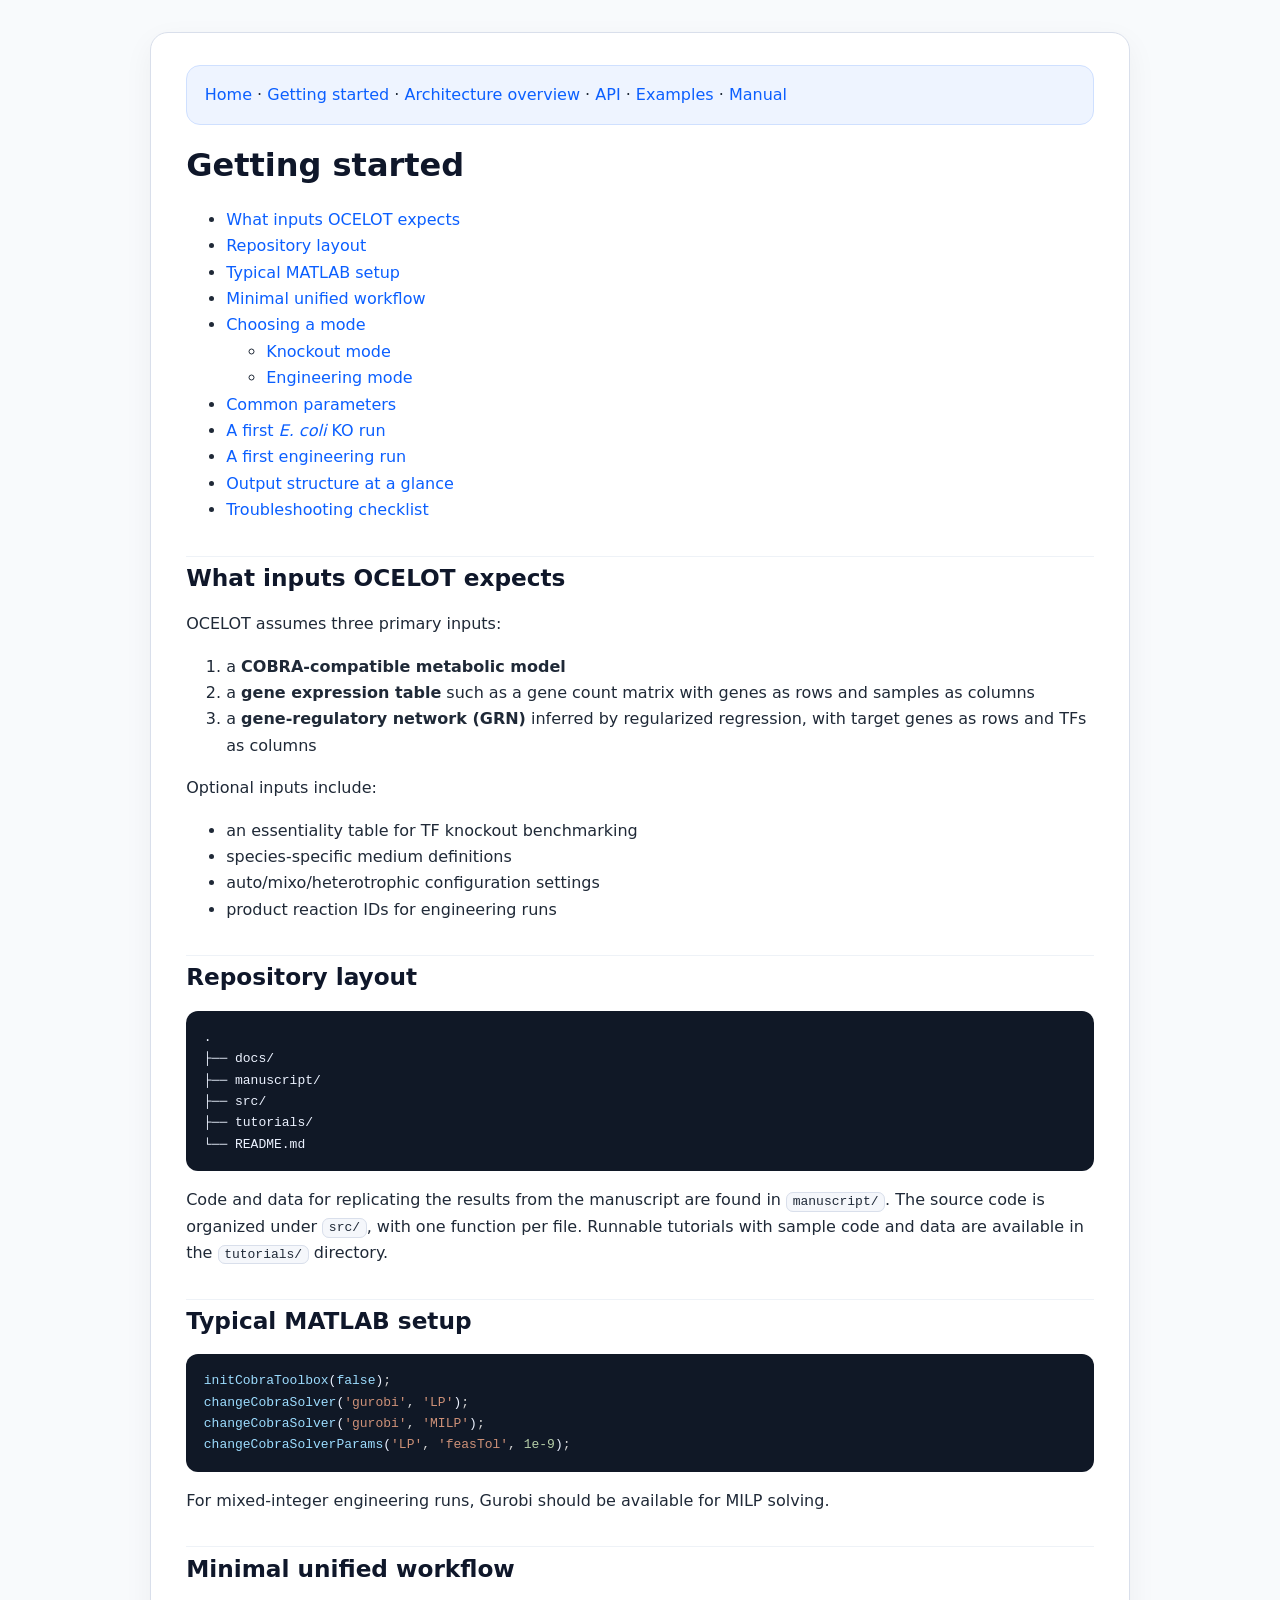
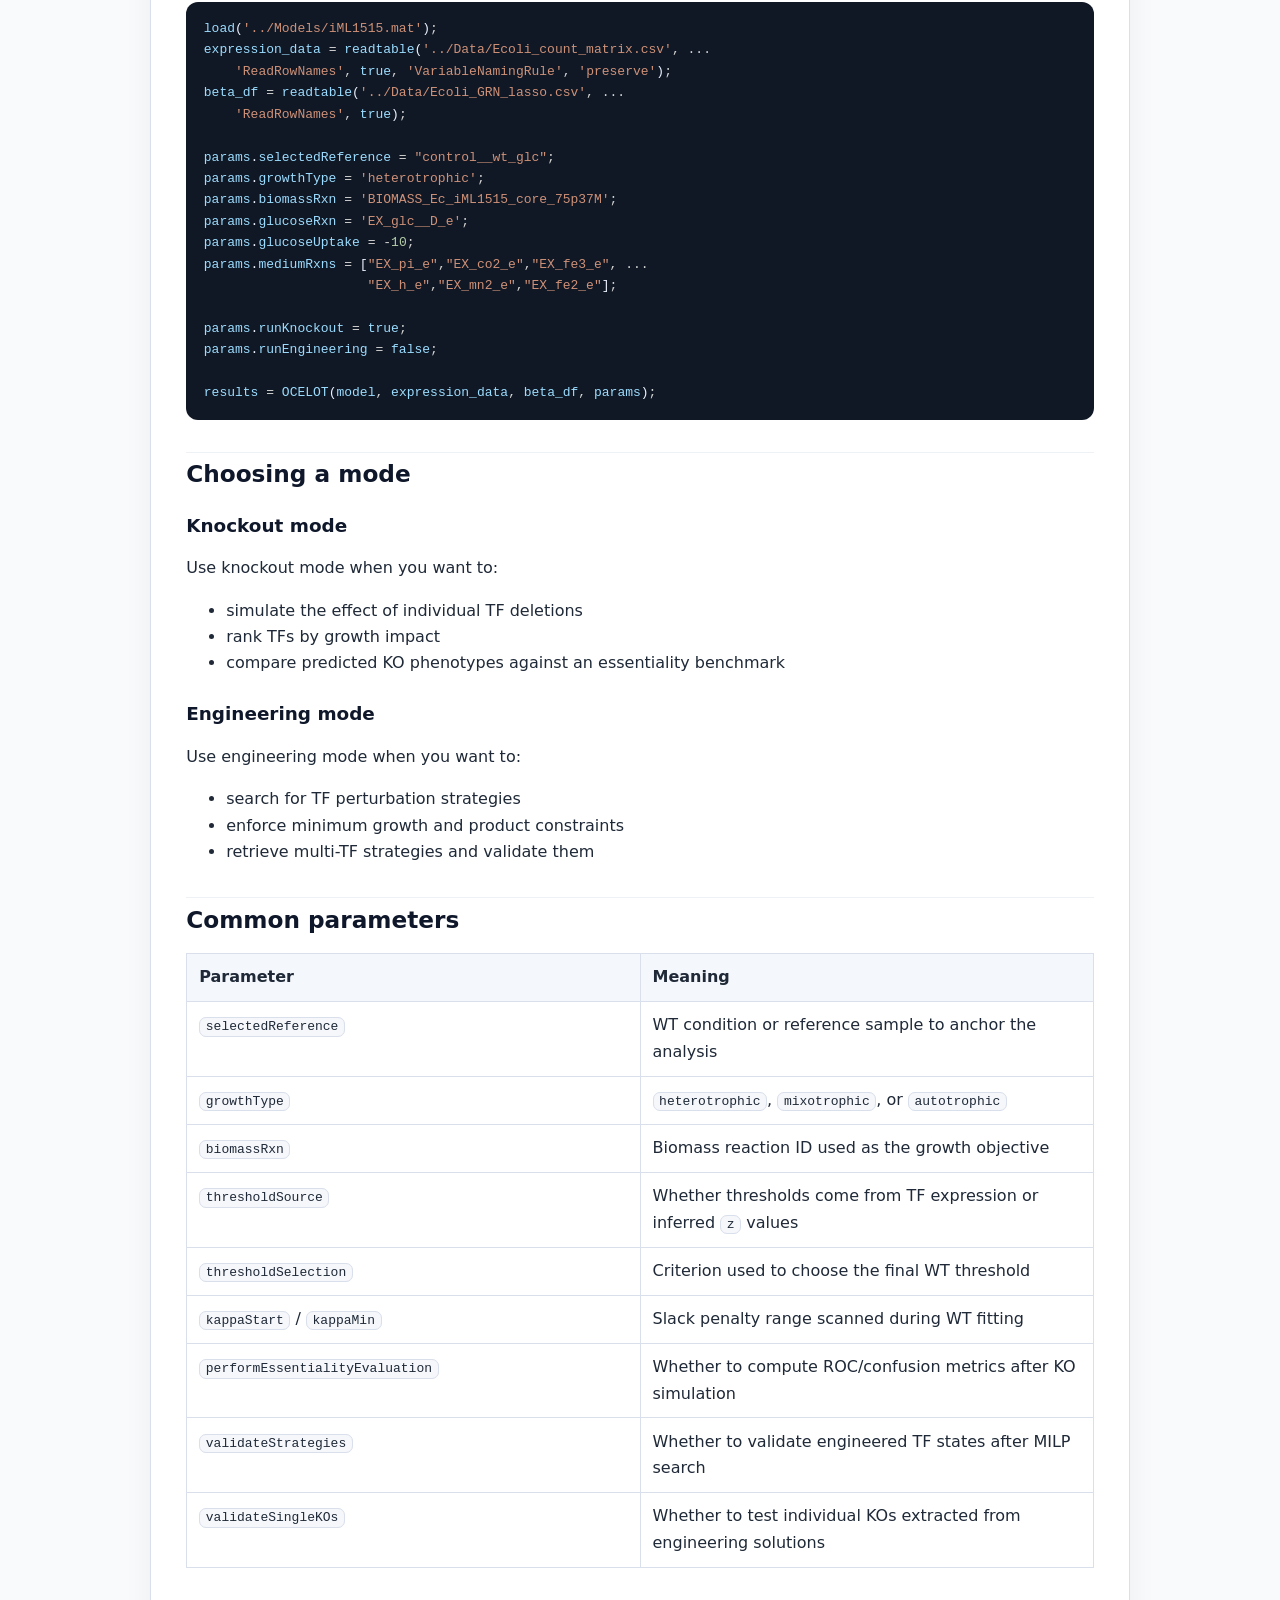
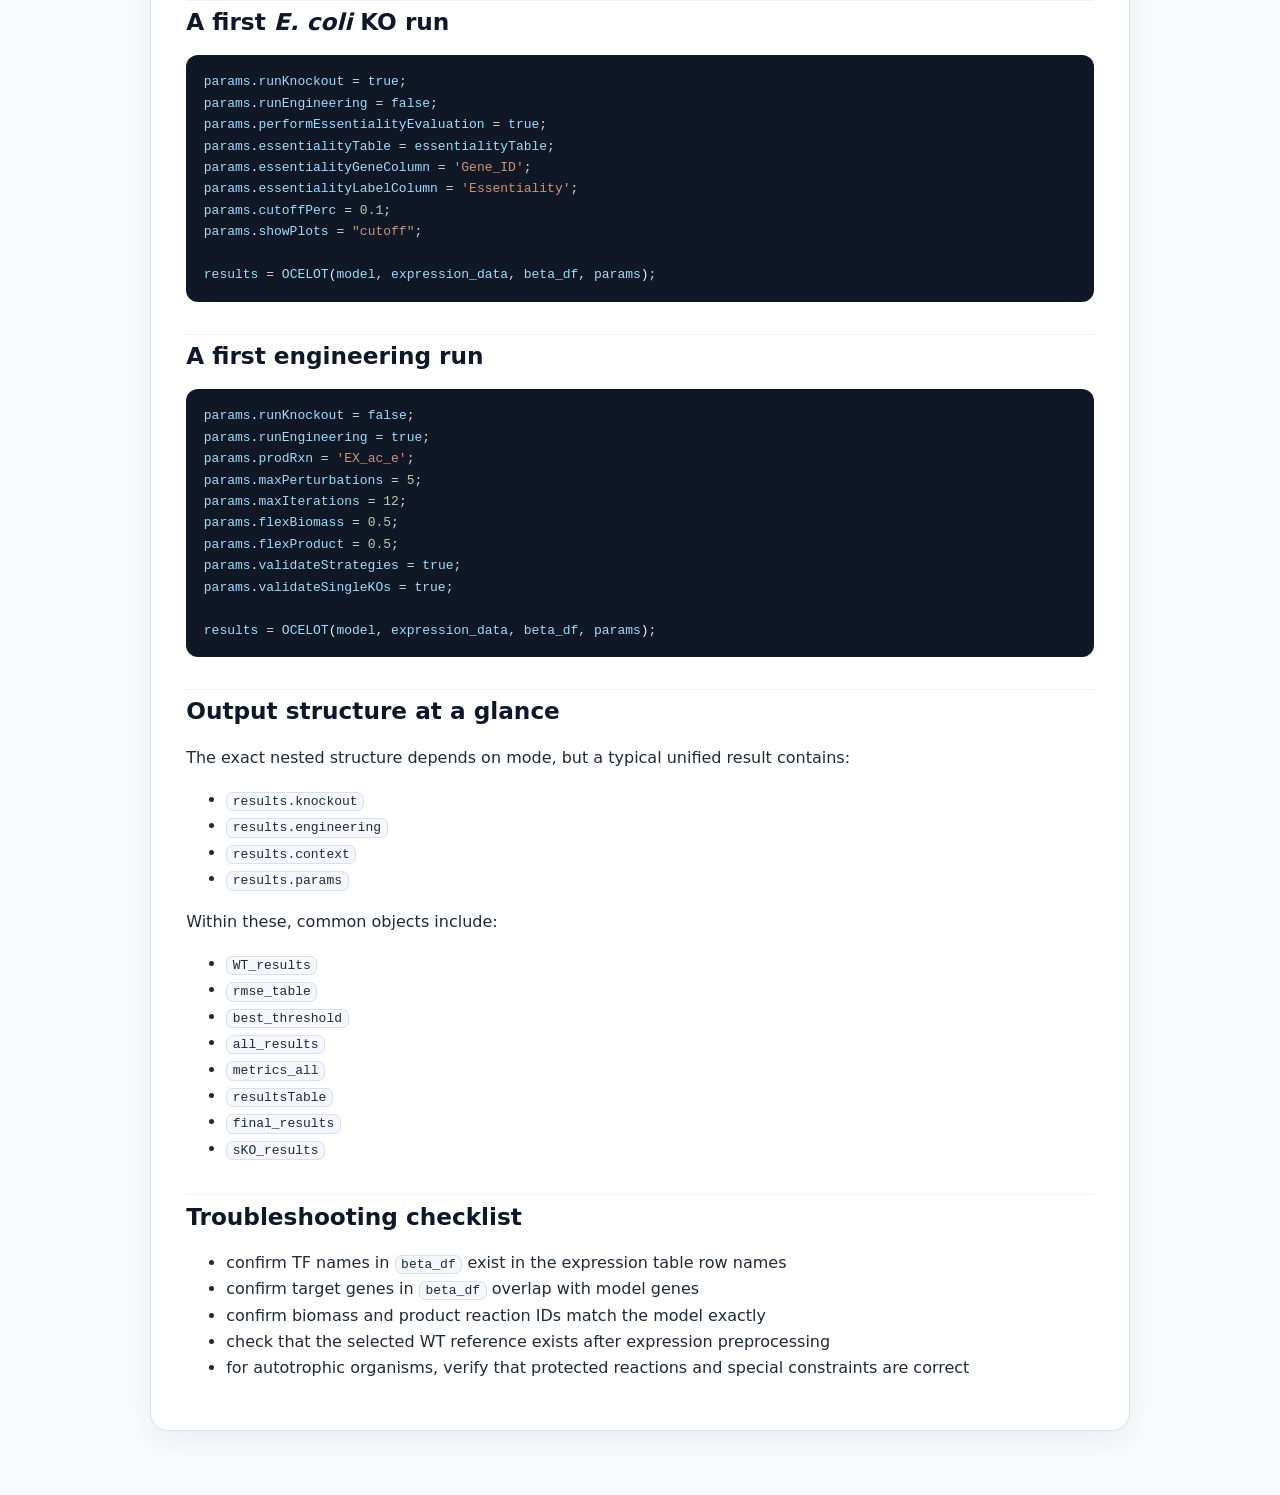
<file: docs/getting-started.html>
<!DOCTYPE html>
<html xmlns="http://www.w3.org/1999/xhtml" lang="" xml:lang="">
<head>
  <meta charset="utf-8" />
  <meta name="generator" content="pandoc" />
  <meta name="viewport" content="width=device-width, initial-scale=1.0, user-scalable=yes" />
  <title>getting-started</title>
  <style>
    code{white-space: pre-wrap;}
    span.smallcaps{font-variant: small-caps;}
    div.columns{display: flex; gap: min(4vw, 1.5em);}
    div.column{flex: auto; overflow-x: auto;}
    div.hanging-indent{margin-left: 1.5em; text-indent: -1.5em;}
    /* The extra [class] is a hack that increases specificity enough to
       override a similar rule in reveal.js */
    ul.task-list[class]{list-style: none;}
    ul.task-list li input[type="checkbox"] {
      font-size: inherit;
      width: 0.8em;
      margin: 0 0.8em 0.2em -1.6em;
      vertical-align: middle;
    }
    .display.math{display: block; text-align: center; margin: 0.5rem auto;}
    /* CSS for syntax highlighting */
    pre > code.sourceCode { white-space: pre; position: relative; }
    pre > code.sourceCode > span { line-height: 1.25; }
    pre > code.sourceCode > span:empty { height: 1.2em; }
    .sourceCode { overflow: visible; }
    code.sourceCode > span { color: inherit; text-decoration: inherit; }
    div.sourceCode { margin: 1em 0; }
    pre.sourceCode { margin: 0; }
    @media screen {
    div.sourceCode { overflow: auto; }
    }
    @media print {
    pre > code.sourceCode { white-space: pre-wrap; }
    pre > code.sourceCode > span { display: inline-block; text-indent: -5em; padding-left: 5em; }
    }
    pre.numberSource code
      { counter-reset: source-line 0; }
    pre.numberSource code > span
      { position: relative; left: -4em; counter-increment: source-line; }
    pre.numberSource code > span > a:first-child::before
      { content: counter(source-line);
        position: relative; left: -1em; text-align: right; vertical-align: baseline;
        border: none; display: inline-block;
        -webkit-touch-callout: none; -webkit-user-select: none;
        -khtml-user-select: none; -moz-user-select: none;
        -ms-user-select: none; user-select: none;
        padding: 0 4px; width: 4em;
        color: #aaaaaa;
      }
    pre.numberSource { margin-left: 3em; border-left: 1px solid #aaaaaa;  padding-left: 4px; }
    div.sourceCode
      {   }
    @media screen {
    pre > code.sourceCode > span > a:first-child::before { text-decoration: underline; }
    }
    code span.al { color: #f44747; font-weight: bold; } /* Alert */
    code span.an { color: #4ec9b0; font-style: italic; } /* Annotation */
    code span.at { color: #9cdcfe; } /* Attribute */
    code span.bn { color: #b5cea8; } /* BaseN */
    code span.bu { color: #4ec9b0; } /* BuiltIn */
    code span.cf { color: #c586c0; font-weight: bold; } /* ControlFlow */
    code span.ch { color: #ce9178; } /* Char */
    code span.cn { color: #569cd6; } /* Constant */
    code span.co { color: #6a9955; font-style: italic; } /* Comment */
    code span.cv { color: #6a9955; font-style: italic; } /* CommentVar */
    code span.do { color: #6a9955; font-style: italic; } /* Documentation */
    code span.dt { color: #4ec9b0; } /* DataType */
    code span.dv { color: #b5cea8; } /* DecVal */
    code span.er { color: #f44747; font-weight: bold; } /* Error */
    code span.ex { color: #dcdcaa; } /* Extension */
    code span.fl { color: #b5cea8; } /* Float */
    code span.fu { color: #dcdcaa; } /* Function */
    code span.im { color: #c586c0; } /* Import */
    code span.in { color: #4ec9b0; font-style: italic; } /* Information */
    code span.kw { color: #c586c0; font-weight: bold; } /* Keyword */
    code span.op { color: #d4d4d4; } /* Operator */
    code span.ot { color: #d4d4d4; } /* Other */
    code span.pp { color: #c586c0; } /* Preprocessor */
    code span.sc { color: #d7ba7d; } /* SpecialChar */
    code span.ss { color: #ce9178; } /* SpecialString */
    code span.st { color: #ce9178; } /* String */
    code span.va { color: #9cdcfe; } /* Variable */
    code span.vs { color: #ce9178; } /* VerbatimString */
    code span.wa { color: #dcdcaa; font-style: italic; } /* Warning */
  </style>
  <link rel="stylesheet" href="assets/ocelot-docs.css" />
</head>
<body>
<main>

<nav><a href="README.html">Home</a> · <a href="getting-started.html">Getting started</a> · <a href="architecture.html">Architecture overview</a> · <a href="api/index.html">API</a> · <a href="examples.html">Examples</a> · <a href="manuals/OCELOT_Manual.html">Manual</a></nav>

<header id="title-block-header">
<h1 class="title">Getting started</h1>
</header>

<ul>
<li><a href="#what-ocelot-expects" id="toc-what-ocelot-expects">What inputs OCELOT expects</a></li>
<li><a href="#repository-layout" id="toc-repository-layout">Repository layout</a></li>
<li><a href="#typical-matlab-setup" id="toc-typical-matlab-setup">Typical MATLAB setup</a></li>
<li><a href="#minimal-unified-workflow" id="toc-minimal-unified-workflow">Minimal unified workflow</a></li>
<li><a href="#choosing-a-mode" id="toc-choosing-a-mode">Choosing a mode</a>
  <ul>
  <li><a href="#knockout-mode" id="toc-knockout-mode">Knockout mode</a></li>
  <li><a href="#engineering-mode" id="toc-engineering-mode">Engineering mode</a></li>
  </ul></li>
<li><a href="#common-parameters" id="toc-common-parameters">Common parameters</a></li>
<li><a href="#a-first-e.-coli-ko-run" id="toc-a-first-e.-coli-ko-run">A first <i>E. coli</i> KO run</a></li>
<li><a href="#a-first-engineering-run" id="toc-a-first-engineering-run">A first engineering run</a></li>
<li><a href="#output-structure-at-a-glance" id="toc-output-structure-at-a-glance">Output structure at a glance</a></li>
<li><a href="#troubleshooting-checklist" id="toc-troubleshooting-checklist">Troubleshooting checklist</a></li>
</ul>

<h2 id="what-ocelot-expects">What inputs OCELOT expects</h2>
<p>OCELOT assumes three primary inputs:</p>
<ol type="1">
  <li>a <strong>COBRA-compatible metabolic model</strong></li>
  <li>a <strong>gene expression table</strong> such as a gene count matrix with genes as rows and samples as columns</li>
  <li>a <strong>gene-regulatory network (GRN)</strong> inferred by regularized regression, with target genes as rows and TFs as columns</li>
</ol>
<p>Optional inputs include:</p>
<ul>
<li>an essentiality table for TF knockout benchmarking</li>
<li>species-specific medium definitions</li>
<li>auto/mixo/heterotrophic configuration settings</li>
<li>product reaction IDs for engineering runs</li>
</ul>

<h2 id="repository-layout">Repository layout</h2>
<pre class="text"><code>.
├── docs/
├── manuscript/
├── src/
├── tutorials/
└── README.md
</code></pre>
<p>Code and data for replicating the results from the manuscript are found in <code>manuscript/</code>. The source code is organized under <code>src/</code>, with one function per file. Runnable tutorials with sample code and data are available in the <code>tutorials/</code> directory. </p>

<h2 id="typical-matlab-setup">Typical MATLAB setup</h2>
<div class="sourceCode" id="cb2"><pre
class="sourceCode matlab"><code class="sourceCode matlab"><span id="cb2-1"><a href="#cb2-1" aria-hidden="true" tabindex="-1"></a><span class="va">initCobraToolbox</span>(<span class="va">false</span>)<span class="op">;</span></span>
<span id="cb2-2"><a href="#cb2-2" aria-hidden="true" tabindex="-1"></a><span class="va">changeCobraSolver</span>(<span class="ss">&#39;gurobi&#39;</span><span class="op">,</span> <span class="ss">&#39;LP&#39;</span>)<span class="op">;</span></span>
<span id="cb2-2"><a href="#cb2-2" aria-hidden="true" tabindex="-1"></a><span class="va">changeCobraSolver</span>(<span class="ss">&#39;gurobi&#39;</span><span class="op">,</span> <span class="ss">&#39;MILP&#39;</span>)<span class="op">;</span></span>
<span id="cb2-3"><a href="#cb2-3" aria-hidden="true" tabindex="-1"></a><span class="va">changeCobraSolverParams</span>(<span class="ss">&#39;LP&#39;</span><span class="op">,</span> <span class="ss">&#39;feasTol&#39;</span><span class="op">,</span> <span class="fl">1e-9</span>)<span class="op">;</span></span></code></pre></div>
<p>For mixed-integer engineering runs, Gurobi should be available for MILP solving.</p>

<h2 id="minimal-unified-workflow">Minimal unified workflow</h2>
<div class="sourceCode" id="cb3"><pre class="sourceCode matlab"><code class="sourceCode matlab"><span id="cb3-1"><a href="#cb3-1" aria-hidden="true" tabindex="-1"></a><span class="va">load</span>(<span class="ss">&#39;../Models/iML1515.mat&#39;</span>)<span class="op">;</span></span>
<span id="cb3-2"><a href="#cb3-2" aria-hidden="true" tabindex="-1"></a><span class="va">expression_data</span> <span class="op">=</span> <span class="va">readtable</span>(<span class="ss">&#39;../Data/Ecoli_count_matrix.csv&#39;</span><span class="op">,</span> <span class="op">...</span></span>
<span id="cb3-3"><a href="#cb3-3" aria-hidden="true" tabindex="-1"></a>    <span class="ss">&#39;ReadRowNames&#39;</span><span class="op">,</span> <span class="va">true</span><span class="op">,</span> <span class="ss">&#39;VariableNamingRule&#39;</span><span class="op">,</span> <span class="ss">&#39;preserve&#39;</span>)<span class="op">;</span></span>
<span id="cb3-4"><a href="#cb3-4" aria-hidden="true" tabindex="-1"></a><span class="va">beta_df</span> <span class="op">=</span> <span class="va">readtable</span>(<span class="ss">&#39;../Data/Ecoli_GRN_lasso.csv&#39;</span><span class="op">,</span> <span class="op">...</span></span>
<span id="cb3-5"><a href="#cb3-5" aria-hidden="true" tabindex="-1"></a>    <span class="ss">&#39;ReadRowNames&#39;</span><span class="op">,</span> <span class="va">true</span>)<span class="op">;</span></span>
<span id="cb3-6"><a href="#cb3-6" aria-hidden="true" tabindex="-1"></a></span>
<span id="cb3-7"><a href="#cb3-7" aria-hidden="true" tabindex="-1"></a><span class="va">params</span>.<span class="va">selectedReference</span> <span class="op">=</span> <span class="st">&quot;control__wt_glc&quot;</span><span class="op">;</span></span>
<span id="cb3-8"><a href="#cb3-8" aria-hidden="true" tabindex="-1"></a><span class="va">params</span>.<span class="va">growthType</span> <span class="op">=</span> <span class="ss">&#39;heterotrophic&#39;</span><span class="op">;</span></span>
<span id="cb3-9"><a href="#cb3-9" aria-hidden="true" tabindex="-1"></a><span class="va">params</span>.<span class="va">biomassRxn</span> <span class="op">=</span> <span class="ss">&#39;BIOMASS_Ec_iML1515_core_75p37M&#39;</span><span class="op">;</span></span>
<span id="cb3-10"><a href="#cb3-10" aria-hidden="true" tabindex="-1"></a><span class="va">params</span>.<span class="va">glucoseRxn</span> <span class="op">=</span> <span class="ss">&#39;EX_glc__D_e&#39;</span><span class="op">;</span></span>
<span id="cb3-11"><a href="#cb3-11" aria-hidden="true" tabindex="-1"></a><span class="va">params</span>.<span class="va">glucoseUptake</span> <span class="op">=</span> <span class="op">-</span><span class="fl">10</span><span class="op">;</span></span>
<span id="cb3-12"><a href="#cb3-12" aria-hidden="true" tabindex="-1"></a><span class="va">params</span>.<span class="va">mediumRxns</span> <span class="op">=</span> [<span class="st">&quot;EX_pi_e&quot;</span><span class="op">,</span><span class="st">&quot;EX_co2_e&quot;</span><span class="op">,</span><span class="st">&quot;EX_fe3_e&quot;</span><span class="op">,</span> <span class="op">...</span></span>
<span id="cb3-13"><a href="#cb3-13" aria-hidden="true" tabindex="-1"></a>                     <span class="st">&quot;EX_h_e&quot;</span><span class="op">,</span><span class="st">&quot;EX_mn2_e&quot;</span><span class="op">,</span><span class="st">&quot;EX_fe2_e&quot;</span>]<span class="op">;</span></span>
<span id="cb3-14"><a href="#cb3-14" aria-hidden="true" tabindex="-1"></a></span>
<span id="cb3-15"><a href="#cb3-15" aria-hidden="true" tabindex="-1"></a><span class="va">params</span>.<span class="va">runKnockout</span> <span class="op">=</span> <span class="va">true</span><span class="op">;</span></span>
<span id="cb3-16"><a href="#cb3-16" aria-hidden="true" tabindex="-1"></a><span class="va">params</span>.<span class="va">runEngineering</span> <span class="op">=</span> <span class="va">false</span><span class="op">;</span></span>
<span id="cb3-17"><a href="#cb3-17" aria-hidden="true" tabindex="-1"></a></span>
<span id="cb3-18"><a href="#cb3-18" aria-hidden="true" tabindex="-1"></a><span class="va">results</span> <span class="op">=</span> <span class="va">OCELOT</span>(<span class="va">model</span><span class="op">,</span> <span class="va">expression_data</span><span class="op">,</span> <span class="va">beta_df</span><span class="op">,</span> <span class="va">params</span>)<span class="op">;</span></span></code></pre></div>

<h2 id="choosing-a-mode">Choosing a mode</h2>
<h3 id="knockout-mode">Knockout mode</h3>
<p>Use knockout mode when you want to:</p>
  <ul>
  <li>simulate the effect of individual TF deletions</li>
  <li>rank TFs by growth impact</li>
  <li>compare predicted KO phenotypes against an essentiality benchmark</li>
  </ul>

<h3 id="engineering-mode">Engineering mode</h3>
<p>Use engineering mode when you want to:</p>
  <ul>
  <li>search for TF perturbation strategies</li>
  <li>enforce minimum growth and product constraints</li>
  <li>retrieve multi-TF strategies and validate them</li>
  </ul>

<h2 id="common-parameters">Common parameters</h2>
<table>
<colgroup>
<col style="width: 50%" />
  <col style="width: 50%" />
</colgroup>
<thead>
  <tr class="header">
    <th>Parameter</th>
    <th>Meaning</th>
  </tr>
</thead>
<tbody>
  <tr class="odd">
    <td><code>selectedReference</code></td>
    <td>WT condition or reference sample to anchor the analysis</td>
  </tr>
  <tr class="even">
    <td><code>growthType</code></td>
    <td><code>heterotrophic</code>, <code>mixotrophic</code>, or <code>autotrophic</code></td>
  </tr>
  <tr class="odd">
    <td><code>biomassRxn</code></td>
    <td>Biomass reaction ID used as the growth objective</td>
  </tr>
  <tr class="even">
    <td><code>thresholdSource</code></td>
    <td>Whether thresholds come from TF expression or inferred
    <code>z</code> values</td>
  </tr>
    <tr class="odd">
    <td><code>thresholdSelection</code></td>
    <td>Criterion used to choose the final WT threshold</td>
  </tr>
    <tr class="even">
    <td><code>kappaStart</code> / <code>kappaMin</code></td>
    <td>Slack penalty range scanned during WT fitting</td>
  </tr>
    <tr class="odd">
    <td><code>performEssentialityEvaluation</code></td>
    <td>Whether to compute ROC/confusion metrics after KO simulation</td>
  </tr>
    <tr class="even">
    <td><code>validateStrategies</code></td>
    <td>Whether to validate engineered TF states after MILP search</td>
  </tr>
    <tr class="odd">
    <td><code>validateSingleKOs</code></td>
    <td>Whether to test individual KOs extracted from engineering solutions</td>
  </tr>
</tbody>
</table>

<h2 id="a-first-e.-coli-ko-run">A first <i>E. coli</i> KO run</h2>
<div class="sourceCode" id="cb4"><pre
class="sourceCode matlab"><code class="sourceCode matlab"><span id="cb4-1"><a href="#cb4-1" aria-hidden="true" tabindex="-1"></a><span class="va">params</span>.<span class="va">runKnockout</span> <span class="op">=</span> <span class="va">true</span><span class="op">;</span></span>
<span id="cb4-2"><a href="#cb4-2" aria-hidden="true" tabindex="-1"></a><span class="va">params</span>.<span class="va">runEngineering</span> <span class="op">=</span> <span class="va">false</span><span class="op">;</span></span>
<span id="cb4-3"><a href="#cb4-3" aria-hidden="true" tabindex="-1"></a><span class="va">params</span>.<span class="va">performEssentialityEvaluation</span> <span class="op">=</span> <span class="va">true</span><span class="op">;</span></span>
<span id="cb4-4"><a href="#cb4-4" aria-hidden="true" tabindex="-1"></a><span class="va">params</span>.<span class="va">essentialityTable</span> <span class="op">=</span> <span class="va">essentialityTable</span><span class="op">;</span></span>
<span id="cb4-5"><a href="#cb4-5" aria-hidden="true" tabindex="-1"></a><span class="va">params</span>.<span class="va">essentialityGeneColumn</span> <span class="op">=</span> <span class="ss">&#39;Gene_ID&#39;</span><span class="op">;</span></span>
<span id="cb4-6"><a href="#cb4-6" aria-hidden="true" tabindex="-1"></a><span class="va">params</span>.<span class="va">essentialityLabelColumn</span> <span class="op">=</span> <span class="ss">&#39;Essentiality&#39;</span><span class="op">;</span></span>
<span id="cb4-7"><a href="#cb4-7" aria-hidden="true" tabindex="-1"></a><span class="va">params</span>.<span class="va">cutoffPerc</span> <span class="op">=</span> <span class="fl">0.1</span><span class="op">;</span></span>
<span id="cb4-8"><a href="#cb4-8" aria-hidden="true" tabindex="-1"></a><span class="va">params</span>.<span class="va">showPlots</span> <span class="op">=</span> <span class="st">&quot;cutoff&quot;</span><span class="op">;</span></span>
<span id="cb4-9"><a href="#cb4-9" aria-hidden="true" tabindex="-1"></a></span>
<span id="cb4-10"><a href="#cb4-10" aria-hidden="true" tabindex="-1"></a><span class="va">results</span> <span class="op">=</span> <span class="va">OCELOT</span>(<span class="va">model</span><span class="op">,</span> <span class="va">expression_data</span><span class="op">,</span> <span class="va">beta_df</span><span class="op">,</span> <span class="va">params</span>)<span class="op">;</span></span></code></pre></div>

<h2 id="a-first-engineering-run">A first engineering run</h2>
<div class="sourceCode" id="cb5"><pre
class="sourceCode matlab"><code class="sourceCode matlab"><span id="cb5-1"><a href="#cb5-1" aria-hidden="true" tabindex="-1"></a><span class="va">params</span>.<span class="va">runKnockout</span> <span class="op">=</span> <span class="va">false</span><span class="op">;</span></span>
<span id="cb5-2"><a href="#cb5-2" aria-hidden="true" tabindex="-1"></a><span class="va">params</span>.<span class="va">runEngineering</span> <span class="op">=</span> <span class="va">true</span><span class="op">;</span></span>
<span id="cb5-3"><a href="#cb5-3" aria-hidden="true" tabindex="-1"></a><span class="va">params</span>.<span class="va">prodRxn</span> <span class="op">=</span> <span class="ss">&#39;EX_ac_e&#39;</span><span class="op">;</span></span>
<span id="cb5-4"><a href="#cb5-4" aria-hidden="true" tabindex="-1"></a><span class="va">params</span>.<span class="va">maxPerturbations</span> <span class="op">=</span> <span class="fl">5</span><span class="op">;</span></span>
<span id="cb5-5"><a href="#cb5-5" aria-hidden="true" tabindex="-1"></a><span class="va">params</span>.<span class="va">maxIterations</span> <span class="op">=</span> <span class="fl">12</span><span class="op">;</span></span>
<span id="cb5-6"><a href="#cb5-6" aria-hidden="true" tabindex="-1"></a><span class="va">params</span>.<span class="va">flexBiomass</span> <span class="op">=</span> <span class="fl">0.5</span><span class="op">;</span></span>
<span id="cb5-7"><a href="#cb5-7" aria-hidden="true" tabindex="-1"></a><span class="va">params</span>.<span class="va">flexProduct</span> <span class="op">=</span> <span class="fl">0.5</span><span class="op">;</span></span>
<span id="cb5-8"><a href="#cb5-8" aria-hidden="true" tabindex="-1"></a><span class="va">params</span>.<span class="va">validateStrategies</span> <span class="op">=</span> <span class="va">true</span><span class="op">;</span></span>
<span id="cb5-9"><a href="#cb5-9" aria-hidden="true" tabindex="-1"></a><span class="va">params</span>.<span class="va">validateSingleKOs</span> <span class="op">=</span> <span class="va">true</span><span class="op">;</span></span>
<span id="cb5-10"><a href="#cb5-10" aria-hidden="true" tabindex="-1"></a></span>
<span id="cb5-11"><a href="#cb5-11" aria-hidden="true" tabindex="-1"></a><span class="va">results</span> <span class="op">=</span> <span class="va">OCELOT</span>(<span class="va">model</span><span class="op">,</span> <span class="va">expression_data</span><span class="op">,</span> <span class="va">beta_df</span><span class="op">,</span> <span class="va">params</span>)<span class="op">;</span></span></code></pre></div>

<h2 id="output-structure-at-a-glance">Output structure at a glance</h2>
<p>The exact nested structure depends on mode, but a typical unified result contains:</p>
<ul>
<li><code>results.knockout</code></li>
<li><code>results.engineering</code></li>
<li><code>results.context</code></li>
<li><code>results.params</code></li>
</ul>

<p>Within these, common objects include:</p>
<ul>
<li><code>WT_results</code></li>
<li><code>rmse_table</code></li>
<li><code>best_threshold</code></li>
<li><code>all_results</code></li>
<li><code>metrics_all</code></li>
<li><code>resultsTable</code></li>
<li><code>final_results</code></li>
<li><code>sKO_results</code></li>
</ul>

<h2 id="troubleshooting-checklist">Troubleshooting checklist</h2>
<ul>
<li>confirm TF names in <code>beta_df</code> exist in the expression table row names</li>
<li>confirm target genes in <code>beta_df</code> overlap with model genes</li>
<li>confirm biomass and product reaction IDs match the model exactly</li>
<li>check that the selected WT reference exists after expression preprocessing</li>
<li>for autotrophic organisms, verify that protected reactions and special constraints are correct</li>
</ul>

</main>
</body>
</html>
</file>
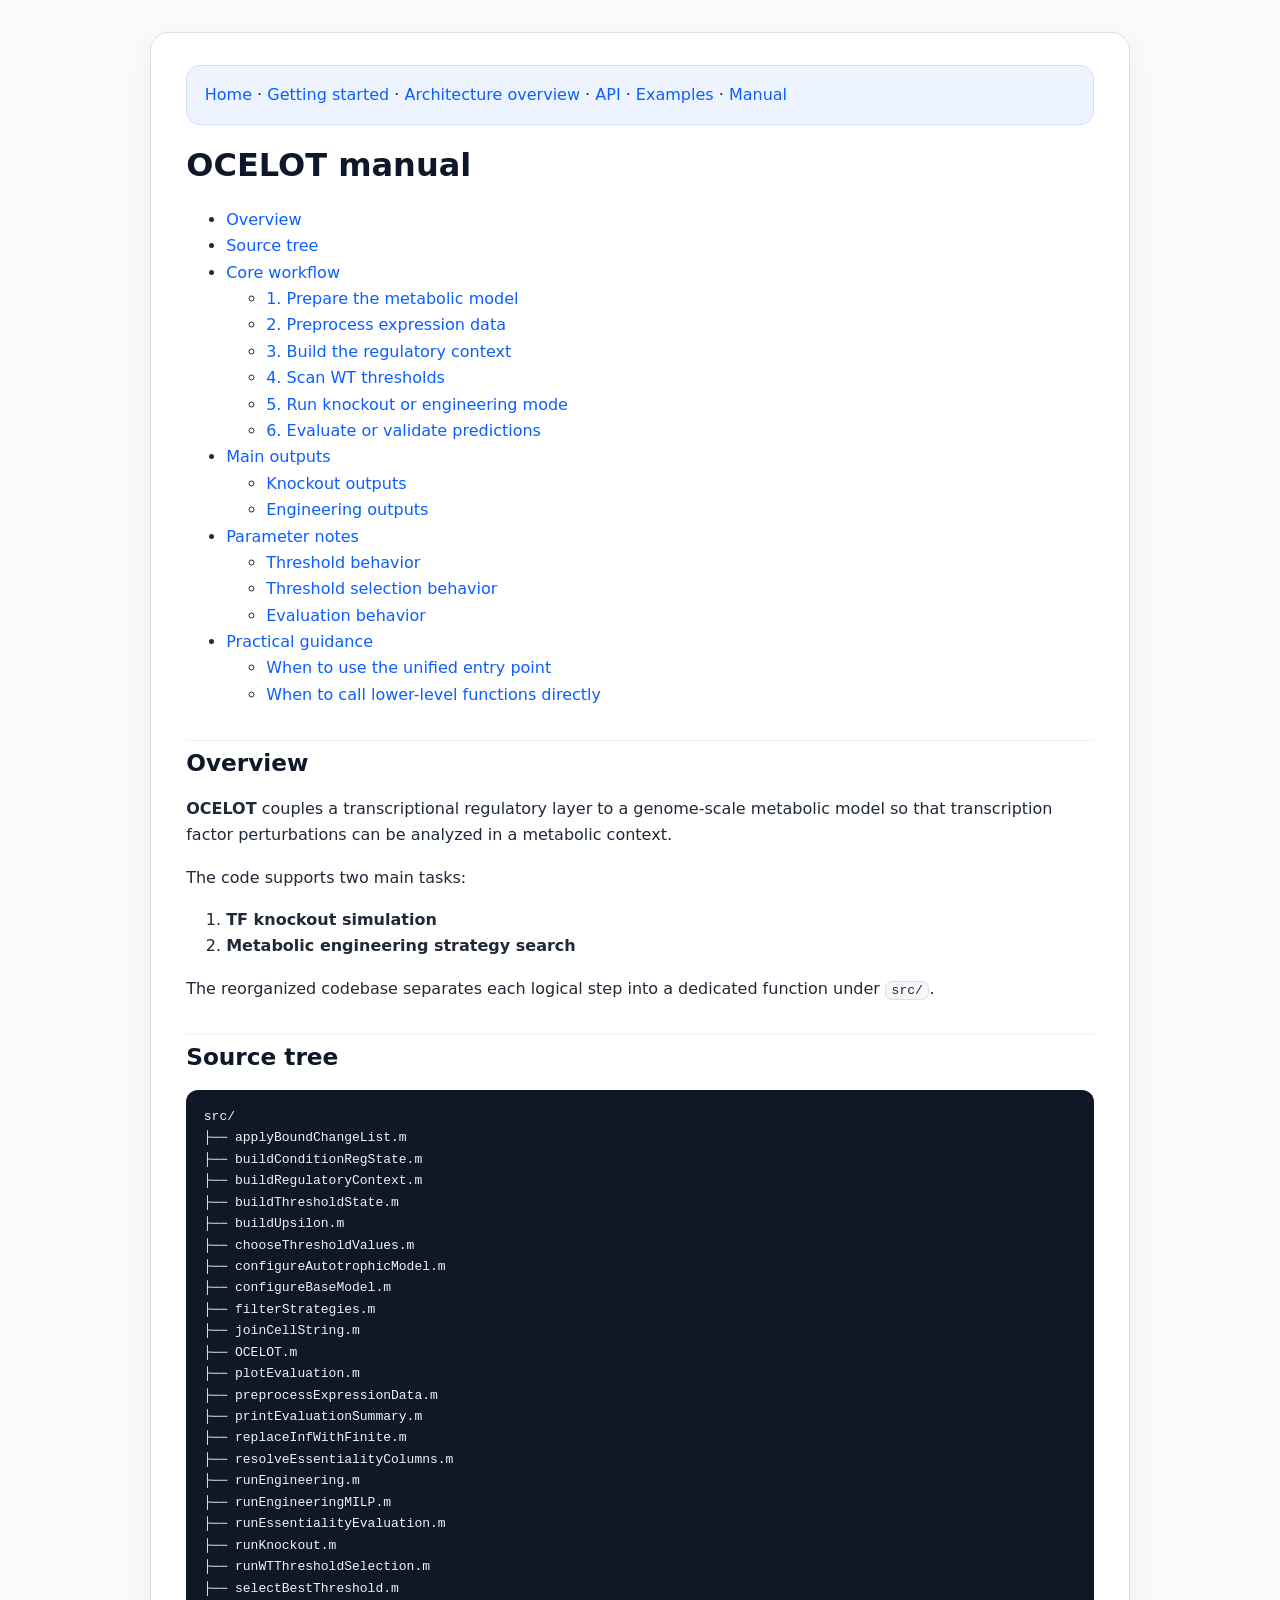
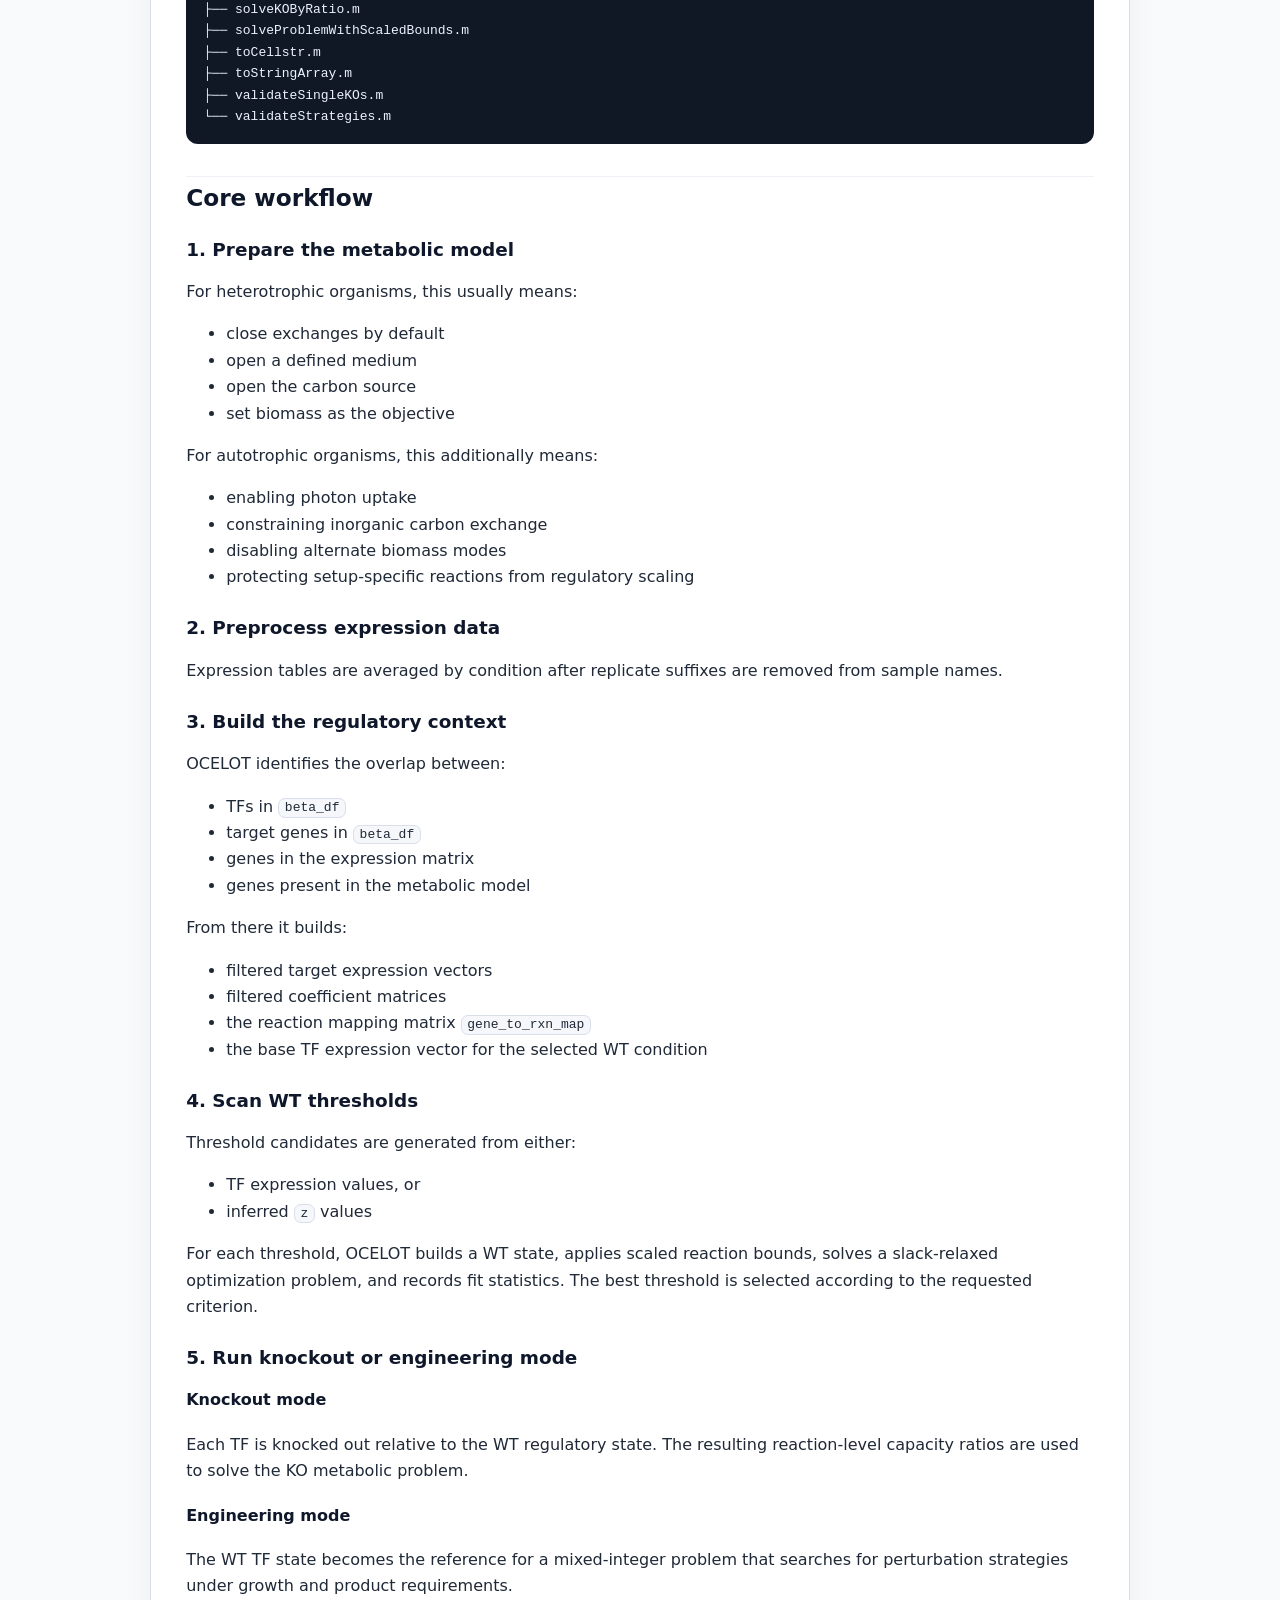
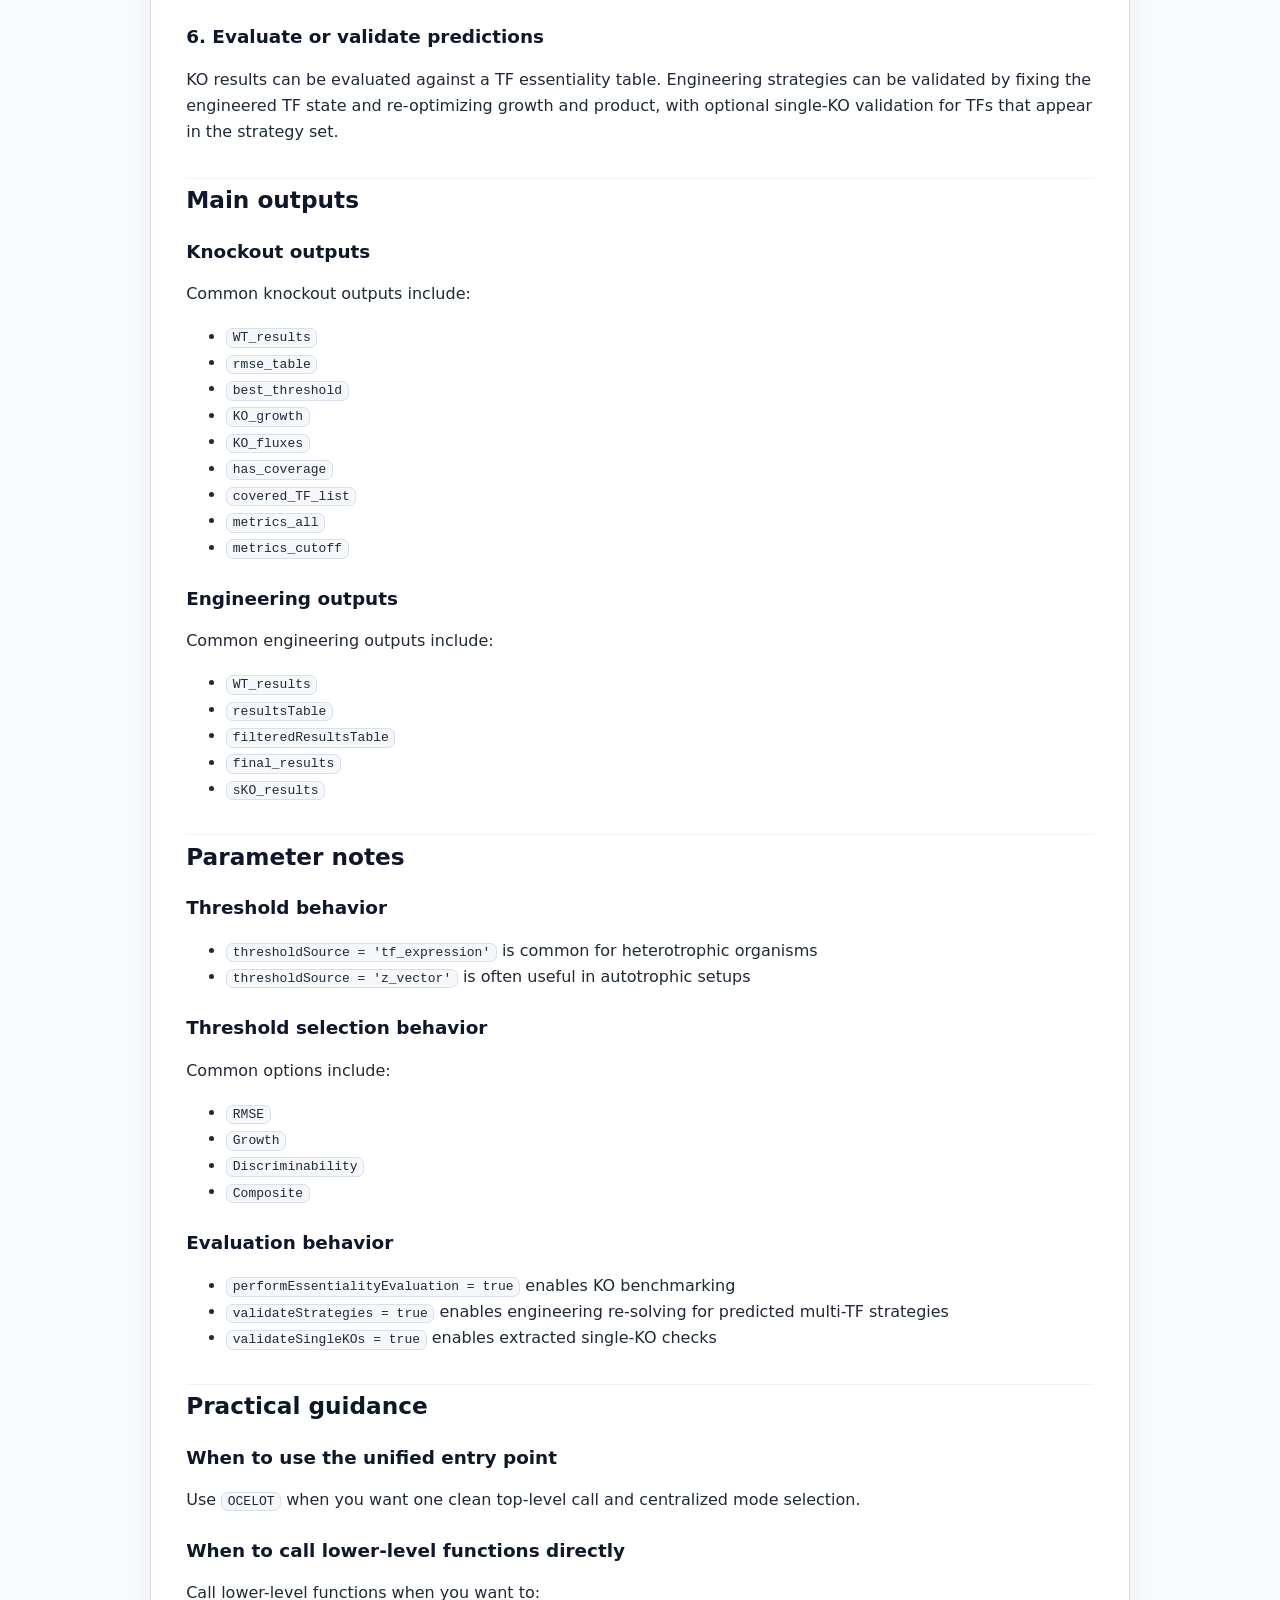
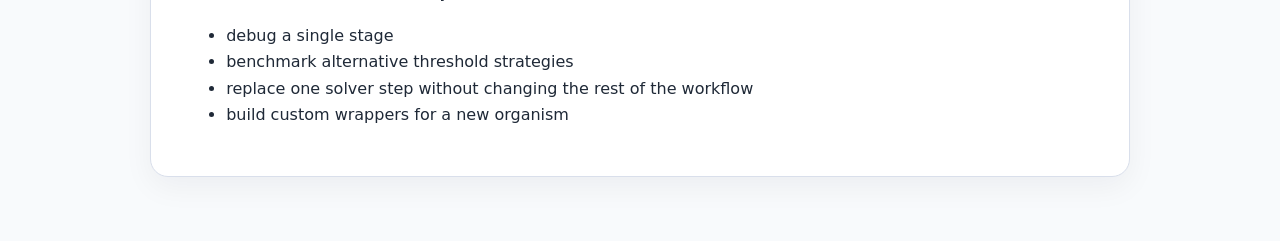
<file: docs/project-manual.html>
<!DOCTYPE html>
<html xmlns="http://www.w3.org/1999/xhtml" lang="" xml:lang="">
<head>
  <meta charset="utf-8" />
  <meta name="generator" content="pandoc" />
  <meta name="viewport" content="width=device-width, initial-scale=1.0, user-scalable=yes" />
  <title>OCELOT_Manual</title>
  <style>
    code{white-space: pre-wrap;}
    span.smallcaps{font-variant: small-caps;}
    div.columns{display: flex; gap: min(4vw, 1.5em);}
    div.column{flex: auto; overflow-x: auto;}
    div.hanging-indent{margin-left: 1.5em; text-indent: -1.5em;}
    /* The extra [class] is a hack that increases specificity enough to
       override a similar rule in reveal.js */
    ul.task-list[class]{list-style: none;}
    ul.task-list li input[type="checkbox"] {
      font-size: inherit;
      width: 0.8em;
      margin: 0 0.8em 0.2em -1.6em;
      vertical-align: middle;
    }
    .display.math{display: block; text-align: center; margin: 0.5rem auto;}
  </style>
  <link rel="stylesheet" href="assets/ocelot-docs.css" />
</head>
<body>
<main>
<nav><a href="README.html">Home</a> · <a href="getting-started.html">Getting started</a> · <a href="architecture.html">Architecture overview</a> · <a href="api/index.html">API</a> · <a href="examples.html">Examples</a> · <a href="project-manual.html">Manual</a></nav>
<header id="title-block-header">
<h1 class="title">OCELOT manual</h1>
</header>

<ul>
<li><a href="#overview" id="toc-overview">Overview</a></li>
<li><a href="#source-tree" id="toc-source-tree">Source tree</a></li>
<li><a href="#core-workflow" id="toc-core-workflow">Core workflow</a>
<ul>
<li><a href="#prepare-the-metabolic-model"
id="toc-prepare-the-metabolic-model">1. Prepare the metabolic
model</a></li>
<li><a href="#preprocess-expression-data"
id="toc-preprocess-expression-data">2. Preprocess expression
data</a></li>
<li><a href="#build-the-regulatory-context"
id="toc-build-the-regulatory-context">3. Build the regulatory
context</a></li>
<li><a href="#scan-wt-thresholds" id="toc-scan-wt-thresholds">4. Scan WT
thresholds</a></li>
<li><a href="#run-knockout-or-engineering-mode"
id="toc-run-knockout-or-engineering-mode">5. Run knockout or engineering
mode</a></li>
<li><a href="#evaluate-or-validate-predictions"
id="toc-evaluate-or-validate-predictions">6. Evaluate or validate
predictions</a></li>
</ul></li>
<li><a href="#main-outputs" id="toc-main-outputs">Main outputs</a>
<ul>
<li><a href="#knockout-outputs" id="toc-knockout-outputs">Knockout
outputs</a></li>
<li><a href="#engineering-outputs"
id="toc-engineering-outputs">Engineering outputs</a></li>
</ul></li>
<li><a href="#parameter-notes" id="toc-parameter-notes">Parameter
notes</a>
<ul>
<li><a href="#threshold-behavior" id="toc-threshold-behavior">Threshold
behavior</a></li>
<li><a href="#threshold-selection-behavior"
id="toc-threshold-selection-behavior">Threshold selection
behavior</a></li>
<li><a href="#evaluation-behavior"
id="toc-evaluation-behavior">Evaluation behavior</a></li>
</ul></li>
<li><a href="#practical-guidance" id="toc-practical-guidance">Practical
guidance</a>
<ul>
<li><a href="#when-to-use-the-unified-entry-point"
id="toc-when-to-use-the-unified-entry-point">When to use the unified
entry point</a></li>
<li><a href="#when-to-call-lower-level-functions-directly"
id="toc-when-to-call-lower-level-functions-directly">When to call
lower-level functions directly</a></li>
</ul></li>
</ul>

<h2 id="overview">Overview</h2>
<p><strong>OCELOT</strong> couples a transcriptional regulatory layer to
a genome-scale metabolic model so that transcription factor
perturbations can be analyzed in a metabolic context.</p>
<p>The code supports two main tasks:</p>
<ol type="1">
<li><strong>TF knockout simulation</strong></li>
<li><strong>Metabolic engineering strategy search</strong></li>
</ol>
<p>The reorganized codebase separates each logical step into a dedicated
function under <code>src/</code>.</p>
<h2 id="source-tree">Source tree</h2>
<pre class="text"><code>src/
├── applyBoundChangeList.m
├── buildConditionRegState.m
├── buildRegulatoryContext.m
├── buildThresholdState.m
├── buildUpsilon.m
├── chooseThresholdValues.m
├── configureAutotrophicModel.m
├── configureBaseModel.m
├── filterStrategies.m
├── joinCellString.m
├── OCELOT.m
├── plotEvaluation.m
├── preprocessExpressionData.m
├── printEvaluationSummary.m
├── replaceInfWithFinite.m
├── resolveEssentialityColumns.m
├── runEngineering.m
├── runEngineeringMILP.m
├── runEssentialityEvaluation.m
├── runKnockout.m
├── runWTThresholdSelection.m
├── selectBestThreshold.m
├── solveKOByRatio.m
├── solveProblemWithScaledBounds.m
├── toCellstr.m
├── toStringArray.m
├── validateSingleKOs.m
└── validateStrategies.m</code></pre>
<h2 id="core-workflow">Core workflow</h2>
<h3 id="prepare-the-metabolic-model">1. Prepare the metabolic model</h3>
<p>For heterotrophic organisms, this usually means:</p>
<ul>
<li>close exchanges by default</li>
<li>open a defined medium</li>
<li>open the carbon source</li>
<li>set biomass as the objective</li>
</ul>
<p>For autotrophic organisms, this additionally means:</p>
<ul>
<li>enabling photon uptake</li>
<li>constraining inorganic carbon exchange</li>
<li>disabling alternate biomass modes</li>
<li>protecting setup-specific reactions from regulatory scaling</li>
</ul>
<h3 id="preprocess-expression-data">2. Preprocess expression data</h3>
<p>Expression tables are averaged by condition after replicate suffixes
are removed from sample names.</p>
<h3 id="build-the-regulatory-context">3. Build the regulatory
context</h3>
<p>OCELOT identifies the overlap between:</p>
<ul>
<li>TFs in <code>beta_df</code></li>
<li>target genes in <code>beta_df</code></li>
<li>genes in the expression matrix</li>
<li>genes present in the metabolic model</li>
</ul>
<p>From there it builds:</p>
<ul>
<li>filtered target expression vectors</li>
<li>filtered coefficient matrices</li>
<li>the reaction mapping matrix <code>gene_to_rxn_map</code></li>
<li>the base TF expression vector for the selected WT condition</li>
</ul>
<h3 id="scan-wt-thresholds">4. Scan WT thresholds</h3>
<p>Threshold candidates are generated from either:</p>
<ul>
<li>TF expression values, or</li>
<li>inferred <code>z</code> values</li>
</ul>
<p>For each threshold, OCELOT builds a WT state, applies scaled reaction
bounds, solves a slack-relaxed optimization problem, and records fit
statistics. The best threshold is selected according to the requested
criterion.</p>
<h3 id="run-knockout-or-engineering-mode">5. Run knockout or engineering
mode</h3>
<h4 id="knockout-mode">Knockout mode</h4>
<p>Each TF is knocked out relative to the WT regulatory state. The
resulting reaction-level capacity ratios are used to solve the KO
metabolic problem.</p>
<h4 id="engineering-mode">Engineering mode</h4>
<p>The WT TF state becomes the reference for a mixed-integer problem
that searches for perturbation strategies under growth and product
requirements.</p>
<h3 id="evaluate-or-validate-predictions">6. Evaluate or validate
predictions</h3>
<p>KO results can be evaluated against a TF essentiality table.
Engineering strategies can be validated by fixing the engineered TF
state and re-optimizing growth and product, with optional single-KO
validation for TFs that appear in the strategy set.</p>
<h2 id="main-outputs">Main outputs</h2>
<h3 id="knockout-outputs">Knockout outputs</h3>
<p>Common knockout outputs include:</p>
<ul>
<li><code>WT_results</code></li>
<li><code>rmse_table</code></li>
<li><code>best_threshold</code></li>
<li><code>KO_growth</code></li>
<li><code>KO_fluxes</code></li>
<li><code>has_coverage</code></li>
<li><code>covered_TF_list</code></li>
<li><code>metrics_all</code></li>
<li><code>metrics_cutoff</code></li>
</ul>
<h3 id="engineering-outputs">Engineering outputs</h3>
<p>Common engineering outputs include:</p>
<ul>
<li><code>WT_results</code></li>
<li><code>resultsTable</code></li>
<li><code>filteredResultsTable</code></li>
<li><code>final_results</code></li>
<li><code>sKO_results</code></li>
</ul>
<h2 id="parameter-notes">Parameter notes</h2>
<h3 id="threshold-behavior">Threshold behavior</h3>
<ul>
<li><code>thresholdSource = 'tf_expression'</code> is common for
heterotrophic organisms</li>
<li><code>thresholdSource = 'z_vector'</code> is often useful in
autotrophic setups</li>
</ul>
<h3 id="threshold-selection-behavior">Threshold selection behavior</h3>
<p>Common options include:</p>
<ul>
<li><code>RMSE</code></li>
<li><code>Growth</code></li>
<li><code>Discriminability</code></li>
<li><code>Composite</code></li>
</ul>
<h3 id="evaluation-behavior">Evaluation behavior</h3>
<ul>
<li><code>performEssentialityEvaluation = true</code> enables KO
benchmarking</li>
<li><code>validateStrategies = true</code> enables engineering
re-solving for predicted multi-TF strategies</li>
<li><code>validateSingleKOs = true</code> enables extracted single-KO
checks</li>
</ul>
<h2 id="practical-guidance">Practical guidance</h2>
<h3 id="when-to-use-the-unified-entry-point">When to use the unified
entry point</h3>
<p>Use <code>OCELOT</code> when you want one clean top-level call and
centralized mode selection.</p>
<h3 id="when-to-call-lower-level-functions-directly">When to call
lower-level functions directly</h3>
<p>Call lower-level functions when you want to:</p>
<ul>
<li>debug a single stage</li>
<li>benchmark alternative threshold strategies</li>
<li>replace one solver step without changing the rest of the
workflow</li>
<li>build custom wrappers for a new organism</li>
</ul>

</main>
</body>
</html>
</file>
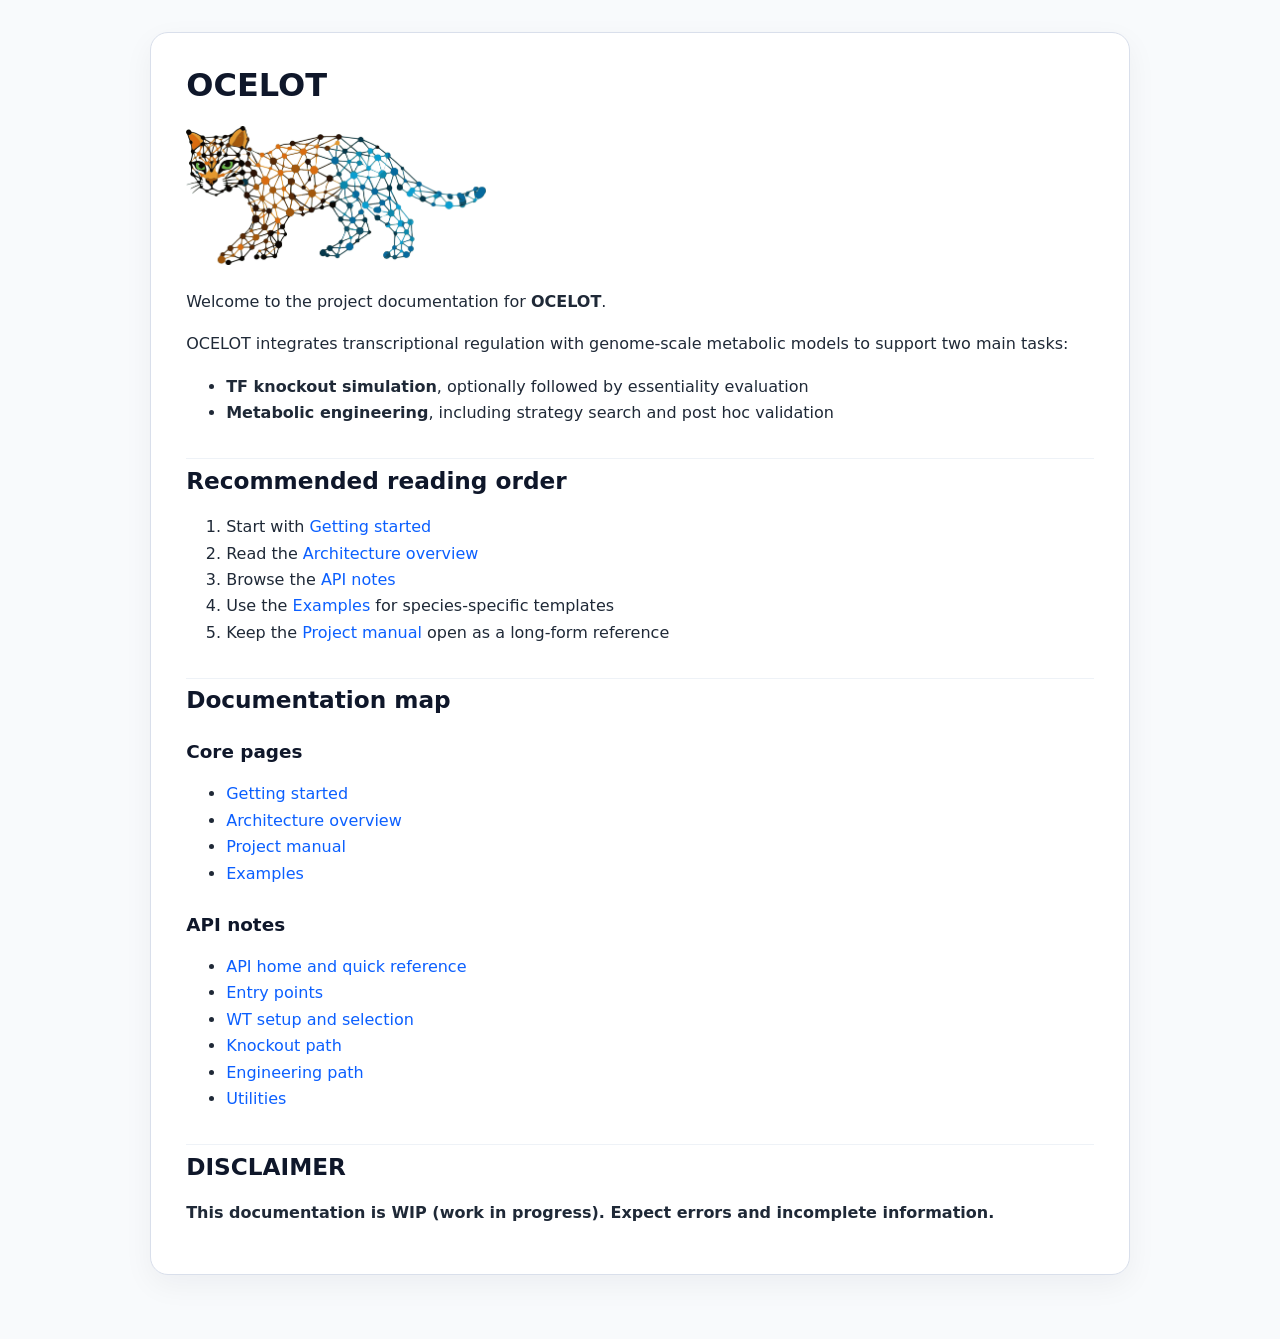
<file: docs/README.html>
<!DOCTYPE html>
<html xmlns="http://www.w3.org/1999/xhtml" lang="" xml:lang="">
<head>
  <meta charset="utf-8" />
  <meta name="generator" content="pandoc" />
  <meta name="viewport" content="width=device-width, initial-scale=1.0, user-scalable=yes" />
  <title>OCELOT</title>
  <style>
    code{white-space: pre-wrap;}
    span.smallcaps{font-variant: small-caps;}
    div.columns{display: flex; gap: min(4vw, 1.5em);}
    div.column{flex: auto; overflow-x: auto;}
    div.hanging-indent{margin-left: 1.5em; text-indent: -1.5em;}
    /* The extra [class] is a hack that increases specificity enough to
       override a similar rule in reveal.js */
    ul.task-list[class]{list-style: none;}
    ul.task-list li input[type="checkbox"] {
      font-size: inherit;
      width: 0.8em;
      margin: 0 0.8em 0.2em -1.6em;
      vertical-align: middle;
    }
    .display.math{display: block; text-align: center; margin: 0.5rem auto;}
  </style>
  <link rel="stylesheet" href="assets/ocelot-docs.css" />
</head>
<body>
<main>

<h1 id="ocelot-documentation">OCELOT</h1>

<img src="assets/ocelot-logo.png" alt="OCELOT logo" width="300" />

<p>Welcome to the project documentation for <strong>OCELOT</strong>.</p>

<p>OCELOT integrates transcriptional regulation with genome-scale metabolic models to support two main tasks:</p>
  <ul>
  <li><strong>TF knockout simulation</strong>, optionally followed by essentiality evaluation</li>
  <li><strong>Metabolic engineering</strong>, including strategy search and post hoc validation</li>
  </ul>

<h2 id="recommended-reading-order">Recommended reading order</h2>
<ol type="1">
<li>Start with <a href="getting-started.html">Getting started</a></li>
<li>Read the <a href="architecture.html">Architecture overview</a></li>
<li>Browse the <a href="api/index.html">API notes</a></li>
<li>Use the <a href="examples.html">Examples</a> for
species-specific templates</li>
<li>Keep the <a href="project-manual.html">Project manual</a>
open as a long-form reference</li>
</ol>

<h2 id="documentation-map">Documentation map</h2>
<h3 id="core-pages">Core pages</h3>
<ul>
  <li><a href="getting-started.html">Getting started</a></li>
  <li><a href="architecture.html">Architecture overview</a></li>
  <li><a href="project-manual.html">Project manual</a></li>
  <li><a href="examples.html">Examples</a></li>
</ul>

<h3 id="api-pages">API notes</h3>
<ul>
<li><a href="api/index.html">API home and quick reference</a></li>
<li><a href="api/entry-points.html">Entry points</a></li>
<li><a href="api/WT-setup-and-selection.html">WT setup and selection</a></li>
<li><a href="api/knockout-path.html">Knockout path</a></li>
<li><a href="api/engineering-path.html">Engineering path</a></li>
<li><a href="api/utilities.html">Utilities</a></li>
</ul>

<h2><strong>DISCLAIMER</strong></h2>
<p><strong>This documentation is WIP (work in progress). Expect errors and incomplete information.</strong></p>

</main>
</body>
</html>
</file>
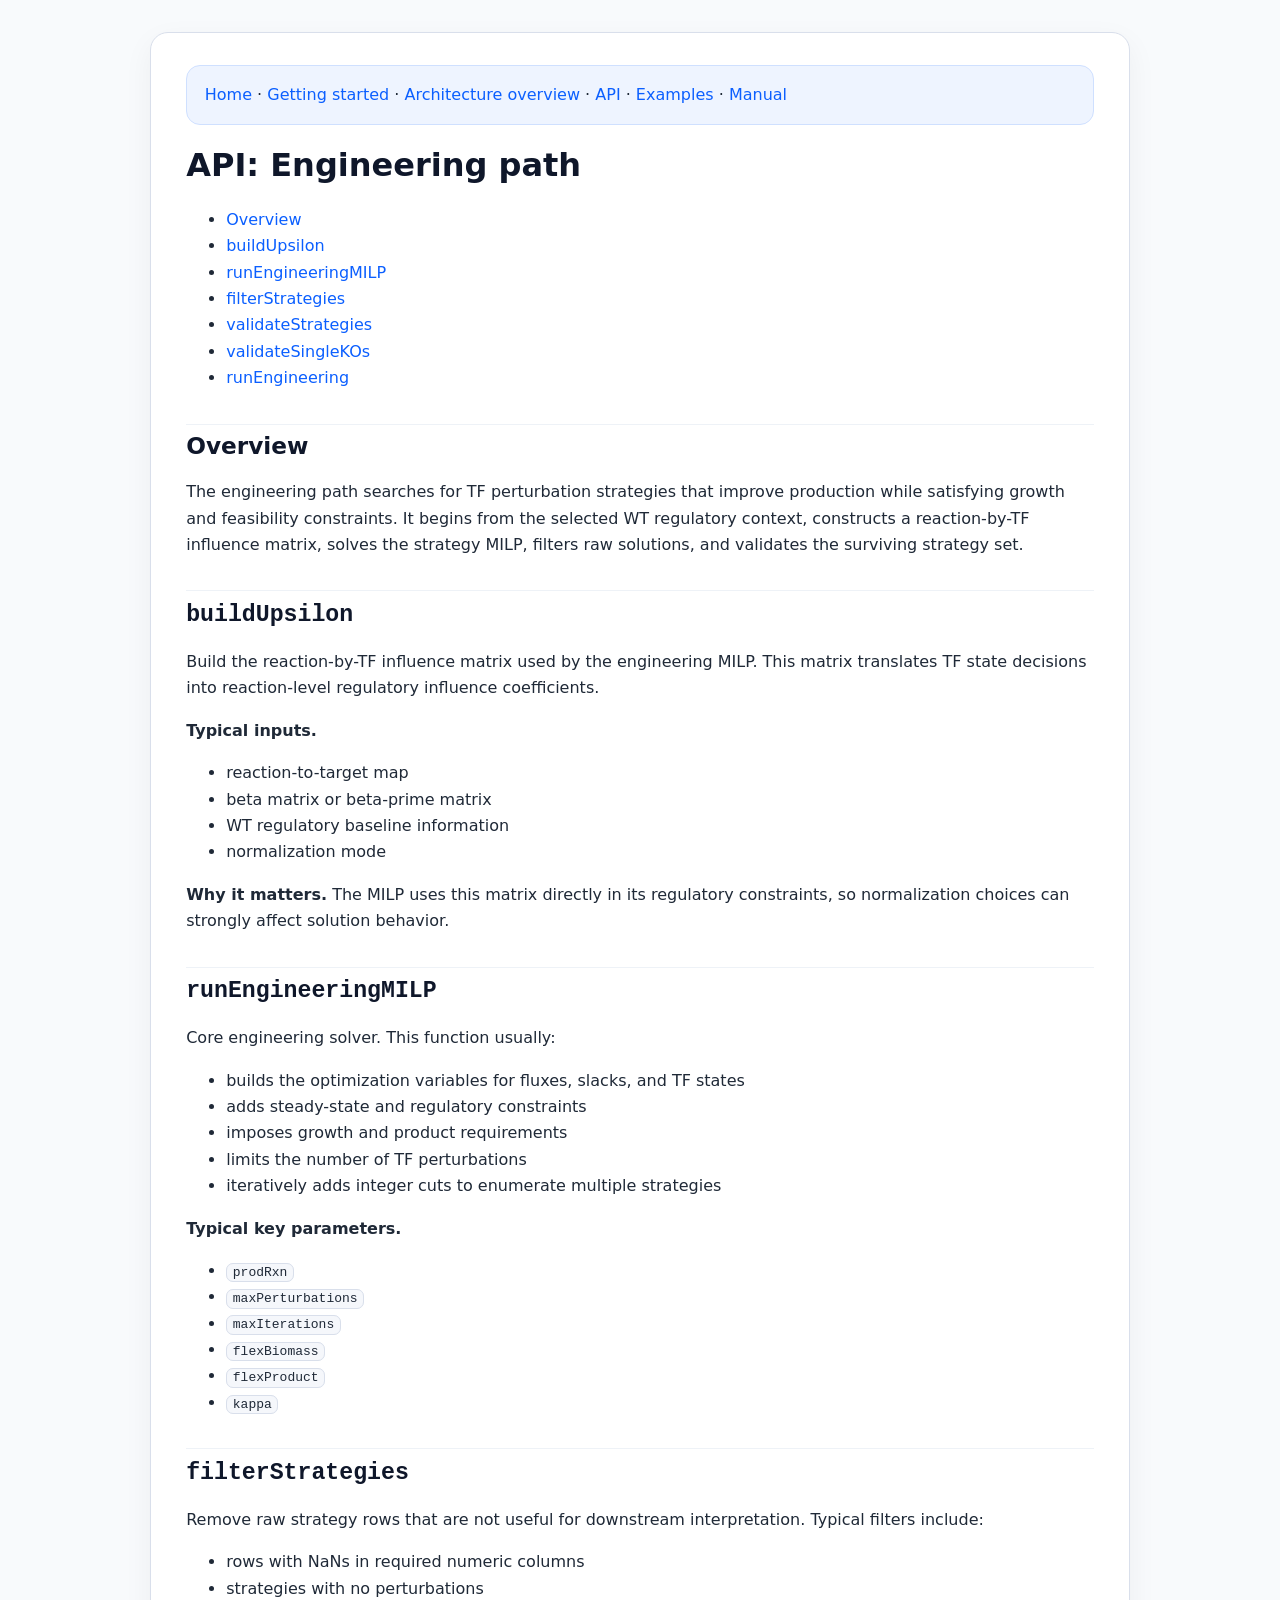
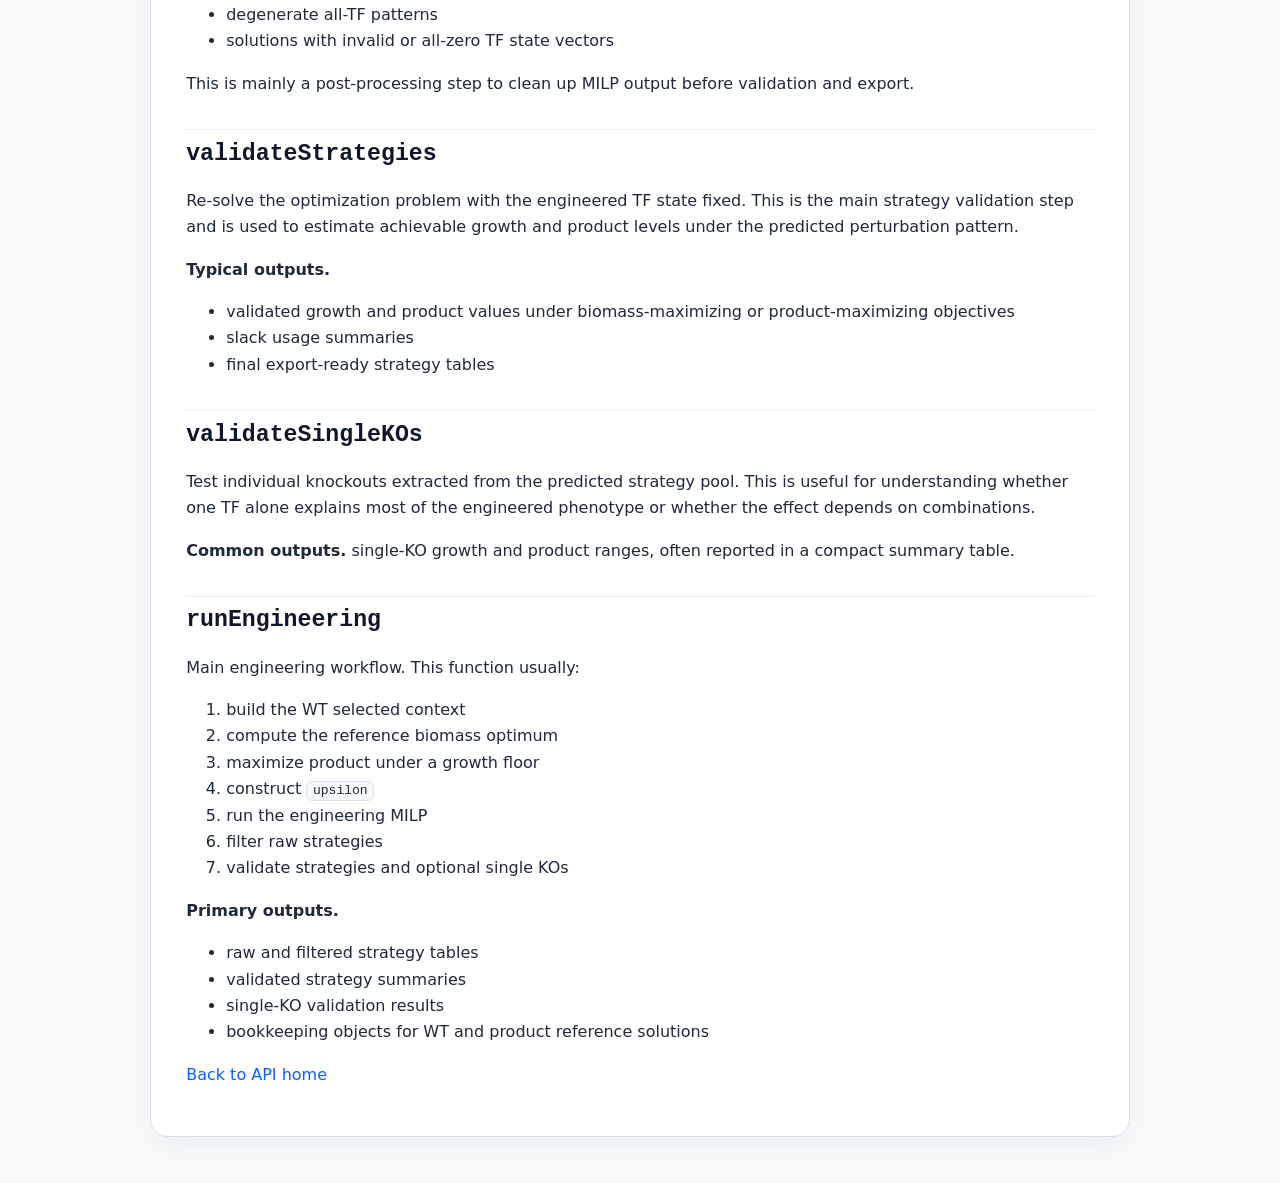
<file: docs/api/engineering-path.html>
<!DOCTYPE html>
<html xmlns="http://www.w3.org/1999/xhtml" lang="en" xml:lang="en">
<head>
  <meta charset="utf-8" />
  <meta name="viewport" content="width=device-width, initial-scale=1.0, user-scalable=yes" />
  <title>OCELOT API – Engineering path</title>
  <link rel="stylesheet" href="../assets/ocelot-docs.css" />
</head>
<body>
<main>
<nav><a href="../README.html">Home</a> · <a href="../getting-started.html">Getting started</a> · <a href="../architecture.html">Architecture overview</a> · <a href="../api/index.html">API</a> · <a href="../examples.html">Examples</a> · <a href="../project-manual.html">Manual</a></nav>

<header id="title-block-header">
<h1 class="title">API: Engineering path</h1>
</header>

<ul>
<li><a href="#overview">Overview</a></li>
<li><a href="#buildupsilon">buildUpsilon</a></li>
<li><a href="#runengineeringmilp">runEngineeringMILP</a></li>
<li><a href="#filterstrategies">filterStrategies</a></li>
<li><a href="#validatestrategies">validateStrategies</a></li>
<li><a href="#validatesinglekos">validateSingleKOs</a></li>
<li><a href="#runengineering">runEngineering</a></li>
</ul>

<h2 id="overview">Overview</h2>
<p>The engineering path searches for TF perturbation strategies that improve production while satisfying growth and feasibility constraints. It begins from the selected WT regulatory context, constructs a reaction-by-TF influence matrix, solves the strategy MILP, filters raw solutions, and validates the surviving strategy set.</p>

<h2 id="buildupsilon"><code>buildUpsilon</code></h2>
<p>Build the reaction-by-TF influence matrix used by the engineering MILP. This matrix translates TF state decisions into reaction-level regulatory influence coefficients.</p>
<p><strong>Typical inputs.</strong></p>
<ul>
<li>reaction-to-target map</li>
<li>beta matrix or beta-prime matrix</li>
<li>WT regulatory baseline information</li>
<li>normalization mode</li>
</ul>
<p><strong>Why it matters.</strong> The MILP uses this matrix directly in its regulatory constraints, so normalization choices can strongly affect solution behavior.</p>

<h2 id="runengineeringmilp"><code>runEngineeringMILP</code></h2>
<p>Core engineering solver. This function usually:</p>
<ul>
<li>builds the optimization variables for fluxes, slacks, and TF states</li>
<li>adds steady-state and regulatory constraints</li>
<li>imposes growth and product requirements</li>
<li>limits the number of TF perturbations</li>
<li>iteratively adds integer cuts to enumerate multiple strategies</li>
</ul>
<p><strong>Typical key parameters.</strong></p>
<ul>
<li><code>prodRxn</code></li>
<li><code>maxPerturbations</code></li>
<li><code>maxIterations</code></li>
<li><code>flexBiomass</code></li>
<li><code>flexProduct</code></li>
<li><code>kappa</code></li>
</ul>

<h2 id="filterstrategies"><code>filterStrategies</code></h2>
<p>Remove raw strategy rows that are not useful for downstream interpretation. Typical filters include:</p>
<ul>
<li>rows with NaNs in required numeric columns</li>
<li>strategies with no perturbations</li>
<li>degenerate all-TF patterns</li>
<li>solutions with invalid or all-zero TF state vectors</li>
</ul>
<p>This is mainly a post-processing step to clean up MILP output before validation and export.</p>

<h2 id="validatestrategies"><code>validateStrategies</code></h2>
<p>Re-solve the optimization problem with the engineered TF state fixed. This is the main strategy validation step and is used to estimate achievable growth and product levels under the predicted perturbation pattern.</p>
<p><strong>Typical outputs.</strong></p>
<ul>
<li>validated growth and product values under biomass-maximizing or product-maximizing objectives</li>
<li>slack usage summaries</li>
<li>final export-ready strategy tables</li>
</ul>

<h2 id="validatesinglekos"><code>validateSingleKOs</code></h2>
<p>Test individual knockouts extracted from the predicted strategy pool. This is useful for understanding whether one TF alone explains most of the engineered phenotype or whether the effect depends on combinations.</p>
<p><strong>Common outputs.</strong> single-KO growth and product ranges, often reported in a compact summary table.</p>

<h2 id="runengineering"><code>runEngineering</code></h2>
<p>Main engineering workflow. This function usually:</p>
<ol>
<li>build the WT selected context</li>
<li>compute the reference biomass optimum</li>
<li>maximize product under a growth floor</li>
<li>construct <code>upsilon</code></li>
<li>run the engineering MILP</li>
<li>filter raw strategies</li>
<li>validate strategies and optional single KOs</li>
</ol>
<p><strong>Primary outputs.</strong></p>
<ul>
<li>raw and filtered strategy tables</li>
<li>validated strategy summaries</li>
<li>single-KO validation results</li>
<li>bookkeeping objects for WT and product reference solutions</li>
</ul>

<p><a href="index.html">Back to API home</a></p>
</main>
</body>
</html>
</file>
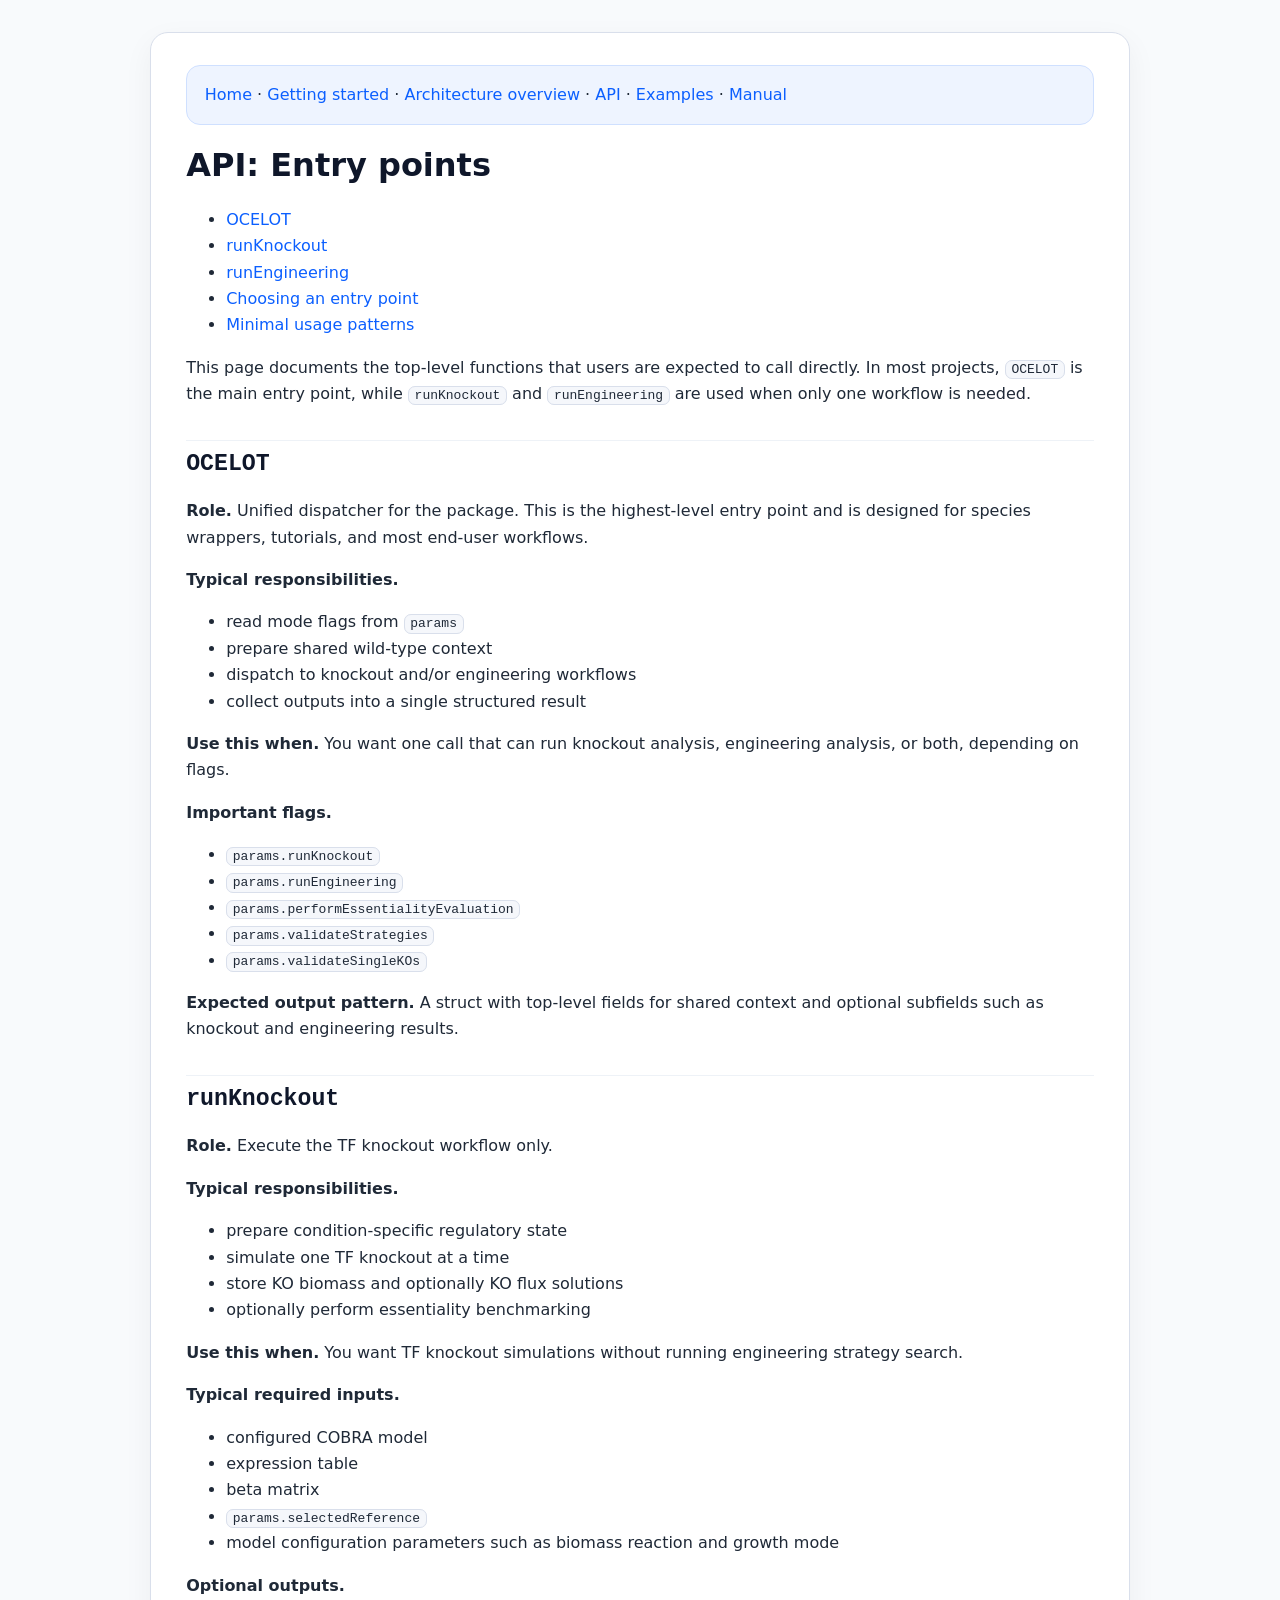
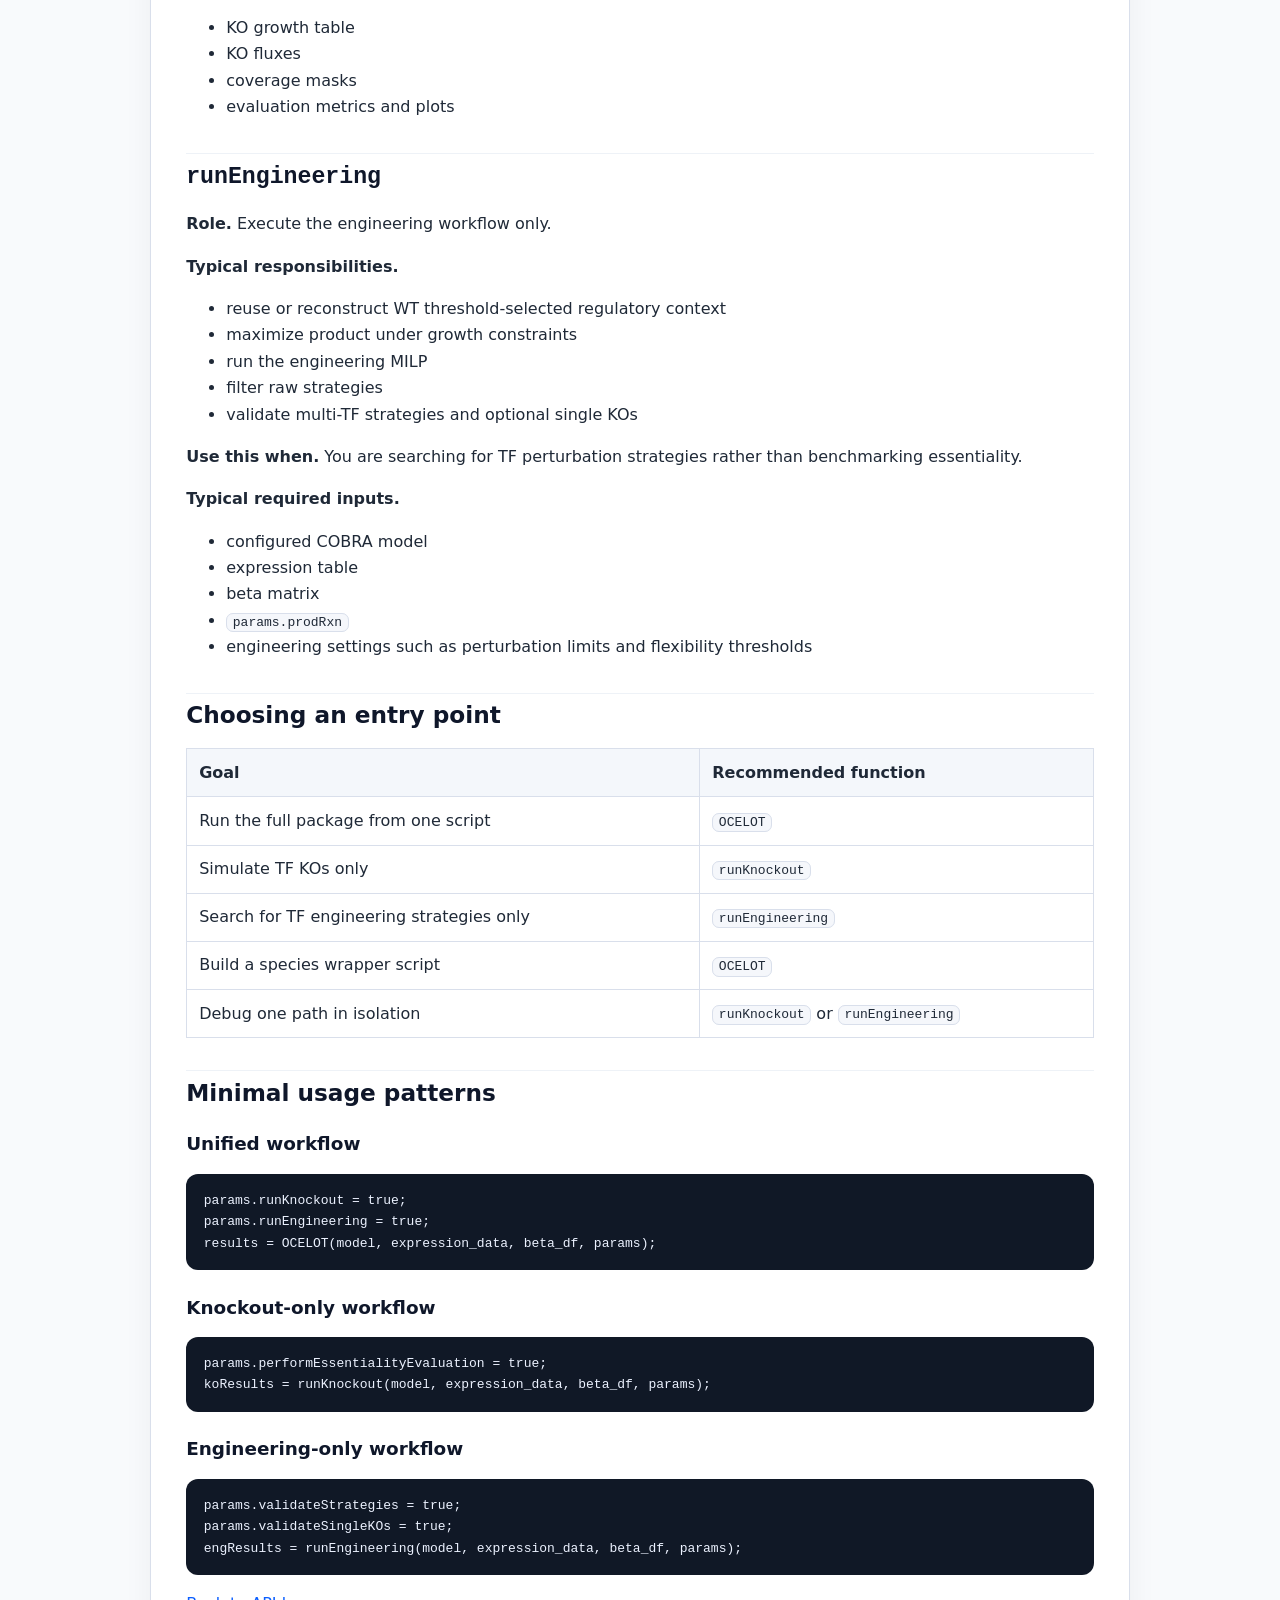
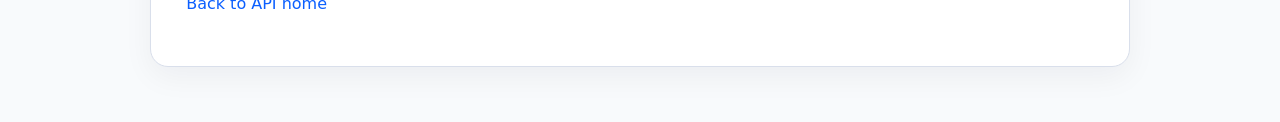
<file: docs/api/entry-points.html>
<!DOCTYPE html>
<html xmlns="http://www.w3.org/1999/xhtml" lang="en" xml:lang="en">
<head>
  <meta charset="utf-8" />
  <meta name="viewport" content="width=device-width, initial-scale=1.0, user-scalable=yes" />
  <title>OCELOT API – Entry points</title>
  <link rel="stylesheet" href="../assets/ocelot-docs.css" />
</head>
<body>
<main>
<nav><a href="../README.html">Home</a> · <a href="../getting-started.html">Getting started</a> · <a href="../architecture.html">Architecture overview</a> · <a href="../api/index.html">API</a> · <a href="../examples.html">Examples</a> · <a href="../project-manual.html">Manual</a></nav>

<header id="title-block-header">
<h1 class="title">API: Entry points</h1>
</header>

<ul>
<li><a href="#ocelot">OCELOT</a></li>
<li><a href="#runknockout">runKnockout</a></li>
<li><a href="#runengineering">runEngineering</a></li>
<li><a href="#choosing-an-entry-point">Choosing an entry point</a></li>
<li><a href="#minimal-usage-patterns">Minimal usage patterns</a></li>
</ul>

<p>This page documents the top-level functions that users are expected to call directly. In most projects, <code>OCELOT</code> is the main entry point, while <code>runKnockout</code> and <code>runEngineering</code> are used when only one workflow is needed.</p>

<h2 id="ocelot"><code>OCELOT</code></h2>
<p><strong>Role.</strong> Unified dispatcher for the package. This is the highest-level entry point and is designed for species wrappers, tutorials, and most end-user workflows.</p>
<p><strong>Typical responsibilities.</strong></p>
<ul>
<li>read mode flags from <code>params</code></li>
<li>prepare shared wild-type context</li>
<li>dispatch to knockout and/or engineering workflows</li>
<li>collect outputs into a single structured result</li>
</ul>
<p><strong>Use this when.</strong> You want one call that can run knockout analysis, engineering analysis, or both, depending on flags.</p>
<p><strong>Important flags.</strong></p>
<ul>
<li><code>params.runKnockout</code></li>
<li><code>params.runEngineering</code></li>
<li><code>params.performEssentialityEvaluation</code></li>
<li><code>params.validateStrategies</code></li>
<li><code>params.validateSingleKOs</code></li>
</ul>
<p><strong>Expected output pattern.</strong> A struct with top-level fields for shared context and optional subfields such as knockout and engineering results.</p>

<h2 id="runknockout"><code>runKnockout</code></h2>
<p><strong>Role.</strong> Execute the TF knockout workflow only.</p>
<p><strong>Typical responsibilities.</strong></p>
<ul>
<li>prepare condition-specific regulatory state</li>
<li>simulate one TF knockout at a time</li>
<li>store KO biomass and optionally KO flux solutions</li>
<li>optionally perform essentiality benchmarking</li>
</ul>
<p><strong>Use this when.</strong> You want TF knockout simulations without running engineering strategy search.</p>
<p><strong>Typical required inputs.</strong></p>
<ul>
<li>configured COBRA model</li>
<li>expression table</li>
<li>beta matrix</li>
<li><code>params.selectedReference</code></li>
<li>model configuration parameters such as biomass reaction and growth mode</li>
</ul>
<p><strong>Optional outputs.</strong></p>
<ul>
<li>KO growth table</li>
<li>KO fluxes</li>
<li>coverage masks</li>
<li>evaluation metrics and plots</li>
</ul>

<h2 id="runengineering"><code>runEngineering</code></h2>
<p><strong>Role.</strong> Execute the engineering workflow only.</p>
<p><strong>Typical responsibilities.</strong></p>
<ul>
<li>reuse or reconstruct WT threshold-selected regulatory context</li>
<li>maximize product under growth constraints</li>
<li>run the engineering MILP</li>
<li>filter raw strategies</li>
<li>validate multi-TF strategies and optional single KOs</li>
</ul>
<p><strong>Use this when.</strong> You are searching for TF perturbation strategies rather than benchmarking essentiality.</p>
<p><strong>Typical required inputs.</strong></p>
<ul>
<li>configured COBRA model</li>
<li>expression table</li>
<li>beta matrix</li>
<li><code>params.prodRxn</code></li>
<li>engineering settings such as perturbation limits and flexibility thresholds</li>
</ul>

<h2 id="choosing-an-entry-point">Choosing an entry point</h2>
<table>
<thead>
<tr><th>Goal</th><th>Recommended function</th></tr>
</thead>
<tbody>
<tr><td>Run the full package from one script</td><td><code>OCELOT</code></td></tr>
<tr><td>Simulate TF KOs only</td><td><code>runKnockout</code></td></tr>
<tr><td>Search for TF engineering strategies only</td><td><code>runEngineering</code></td></tr>
<tr><td>Build a species wrapper script</td><td><code>OCELOT</code></td></tr>
<tr><td>Debug one path in isolation</td><td><code>runKnockout</code> or <code>runEngineering</code></td></tr>
</tbody>
</table>

<h2 id="minimal-usage-patterns">Minimal usage patterns</h2>
<h3>Unified workflow</h3>
<pre><code>params.runKnockout = true;
params.runEngineering = true;
results = OCELOT(model, expression_data, beta_df, params);</code></pre>

<h3>Knockout-only workflow</h3>
<pre><code>params.performEssentialityEvaluation = true;
koResults = runKnockout(model, expression_data, beta_df, params);</code></pre>

<h3>Engineering-only workflow</h3>
<pre><code>params.validateStrategies = true;
params.validateSingleKOs = true;
engResults = runEngineering(model, expression_data, beta_df, params);</code></pre>

<p><a href="index.html">Back to API home</a></p>
</main>
</body>
</html>
</file>
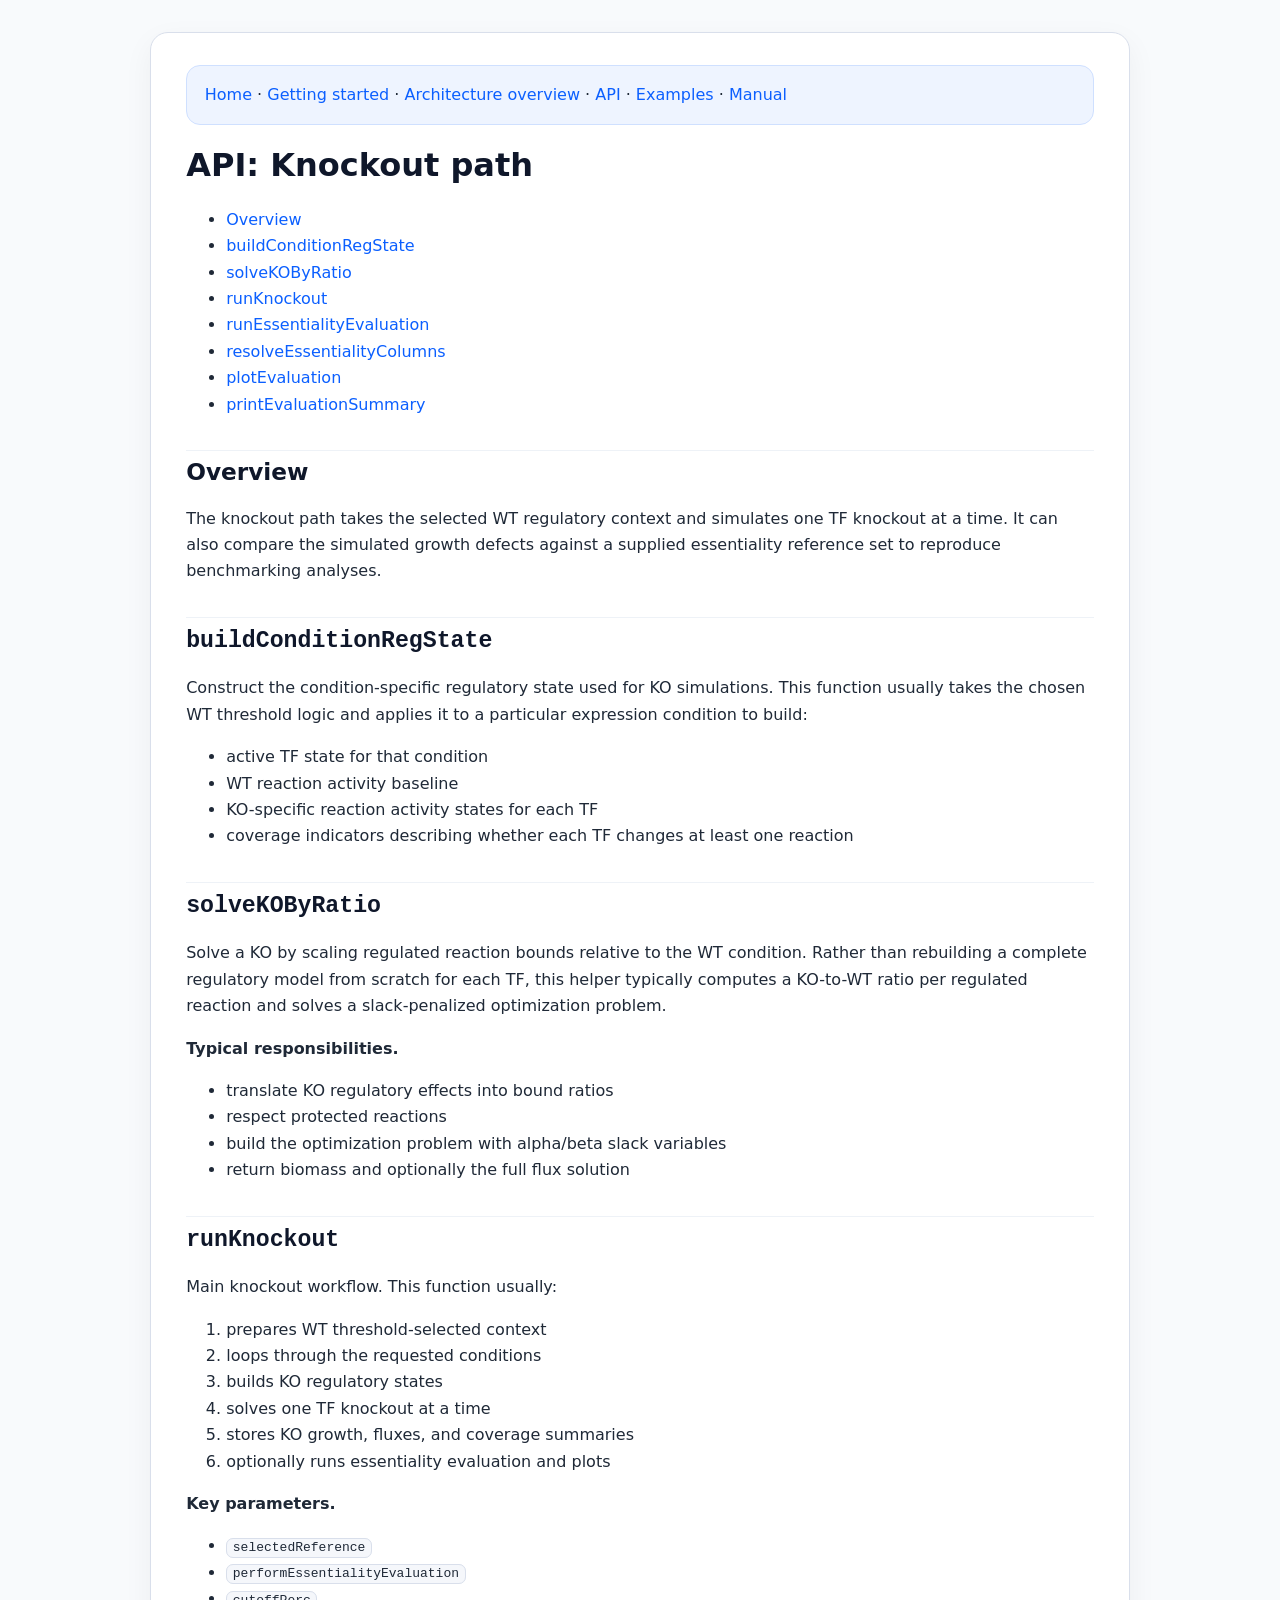
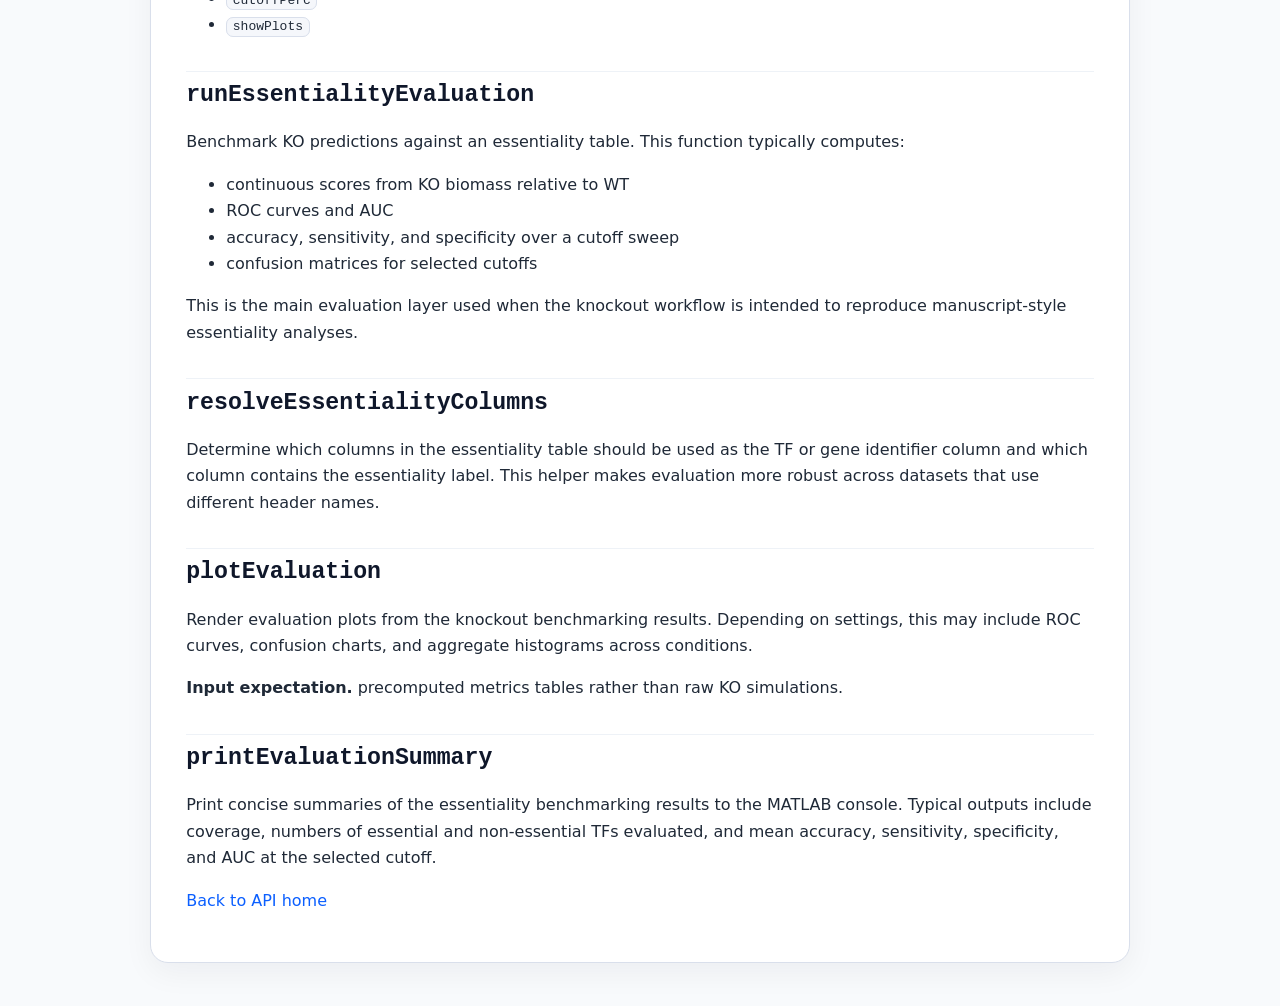
<file: docs/api/knockout-path.html>
<!DOCTYPE html>
<html xmlns="http://www.w3.org/1999/xhtml" lang="en" xml:lang="en">
<head>
  <meta charset="utf-8" />
  <meta name="viewport" content="width=device-width, initial-scale=1.0, user-scalable=yes" />
  <title>OCELOT API – Knockout path</title>
  <link rel="stylesheet" href="../assets/ocelot-docs.css" />
</head>
<body>
<main>
<nav><a href="../README.html">Home</a> · <a href="../getting-started.html">Getting started</a> · <a href="../architecture.html">Architecture overview</a> · <a href="../api/index.html">API</a> · <a href="../examples.html">Examples</a> · <a href="../project-manual.html">Manual</a></nav>

<header id="title-block-header">
<h1 class="title">API: Knockout path</h1>
</header>

<ul>
<li><a href="#overview">Overview</a></li>
<li><a href="#buildconditionregstate">buildConditionRegState</a></li>
<li><a href="#solvekobyratio">solveKOByRatio</a></li>
<li><a href="#runknockout">runKnockout</a></li>
<li><a href="#runessentialityevaluation">runEssentialityEvaluation</a></li>
<li><a href="#resolveessentialitycolumns">resolveEssentialityColumns</a></li>
<li><a href="#plotevaluation">plotEvaluation</a></li>
<li><a href="#printevaluationsummary">printEvaluationSummary</a></li>
</ul>

<h2 id="overview">Overview</h2>
<p>The knockout path takes the selected WT regulatory context and simulates one TF knockout at a time. It can also compare the simulated growth defects against a supplied essentiality reference set to reproduce benchmarking analyses.</p>

<h2 id="buildconditionregstate"><code>buildConditionRegState</code></h2>
<p>Construct the condition-specific regulatory state used for KO simulations. This function usually takes the chosen WT threshold logic and applies it to a particular expression condition to build:</p>
<ul>
<li>active TF state for that condition</li>
<li>WT reaction activity baseline</li>
<li>KO-specific reaction activity states for each TF</li>
<li>coverage indicators describing whether each TF changes at least one reaction</li>
</ul>

<h2 id="solvekobyratio"><code>solveKOByRatio</code></h2>
<p>Solve a KO by scaling regulated reaction bounds relative to the WT condition. Rather than rebuilding a complete regulatory model from scratch for each TF, this helper typically computes a KO-to-WT ratio per regulated reaction and solves a slack-penalized optimization problem.</p>
<p><strong>Typical responsibilities.</strong></p>
<ul>
<li>translate KO regulatory effects into bound ratios</li>
<li>respect protected reactions</li>
<li>build the optimization problem with alpha/beta slack variables</li>
<li>return biomass and optionally the full flux solution</li>
</ul>

<h2 id="runknockout"><code>runKnockout</code></h2>
<p>Main knockout workflow. This function usually:</p>
<ol>
<li>prepares WT threshold-selected context</li>
<li>loops through the requested conditions</li>
<li>builds KO regulatory states</li>
<li>solves one TF knockout at a time</li>
<li>stores KO growth, fluxes, and coverage summaries</li>
<li>optionally runs essentiality evaluation and plots</li>
</ol>
<p><strong>Key parameters.</strong></p>
<ul>
<li><code>selectedReference</code></li>
<li><code>performEssentialityEvaluation</code></li>
<li><code>cutoffPerc</code></li>
<li><code>showPlots</code></li>
</ul>

<h2 id="runessentialityevaluation"><code>runEssentialityEvaluation</code></h2>
<p>Benchmark KO predictions against an essentiality table. This function typically computes:</p>
<ul>
<li>continuous scores from KO biomass relative to WT</li>
<li>ROC curves and AUC</li>
<li>accuracy, sensitivity, and specificity over a cutoff sweep</li>
<li>confusion matrices for selected cutoffs</li>
</ul>
<p>This is the main evaluation layer used when the knockout workflow is intended to reproduce manuscript-style essentiality analyses.</p>

<h2 id="resolveessentialitycolumns"><code>resolveEssentialityColumns</code></h2>
<p>Determine which columns in the essentiality table should be used as the TF or gene identifier column and which column contains the essentiality label. This helper makes evaluation more robust across datasets that use different header names.</p>

<h2 id="plotevaluation"><code>plotEvaluation</code></h2>
<p>Render evaluation plots from the knockout benchmarking results. Depending on settings, this may include ROC curves, confusion charts, and aggregate histograms across conditions.</p>
<p><strong>Input expectation.</strong> precomputed metrics tables rather than raw KO simulations.</p>

<h2 id="printevaluationsummary"><code>printEvaluationSummary</code></h2>
<p>Print concise summaries of the essentiality benchmarking results to the MATLAB console. Typical outputs include coverage, numbers of essential and non-essential TFs evaluated, and mean accuracy, sensitivity, specificity, and AUC at the selected cutoff.</p>

<p><a href="index.html">Back to API home</a></p>
</main>
</body>
</html>
</file>
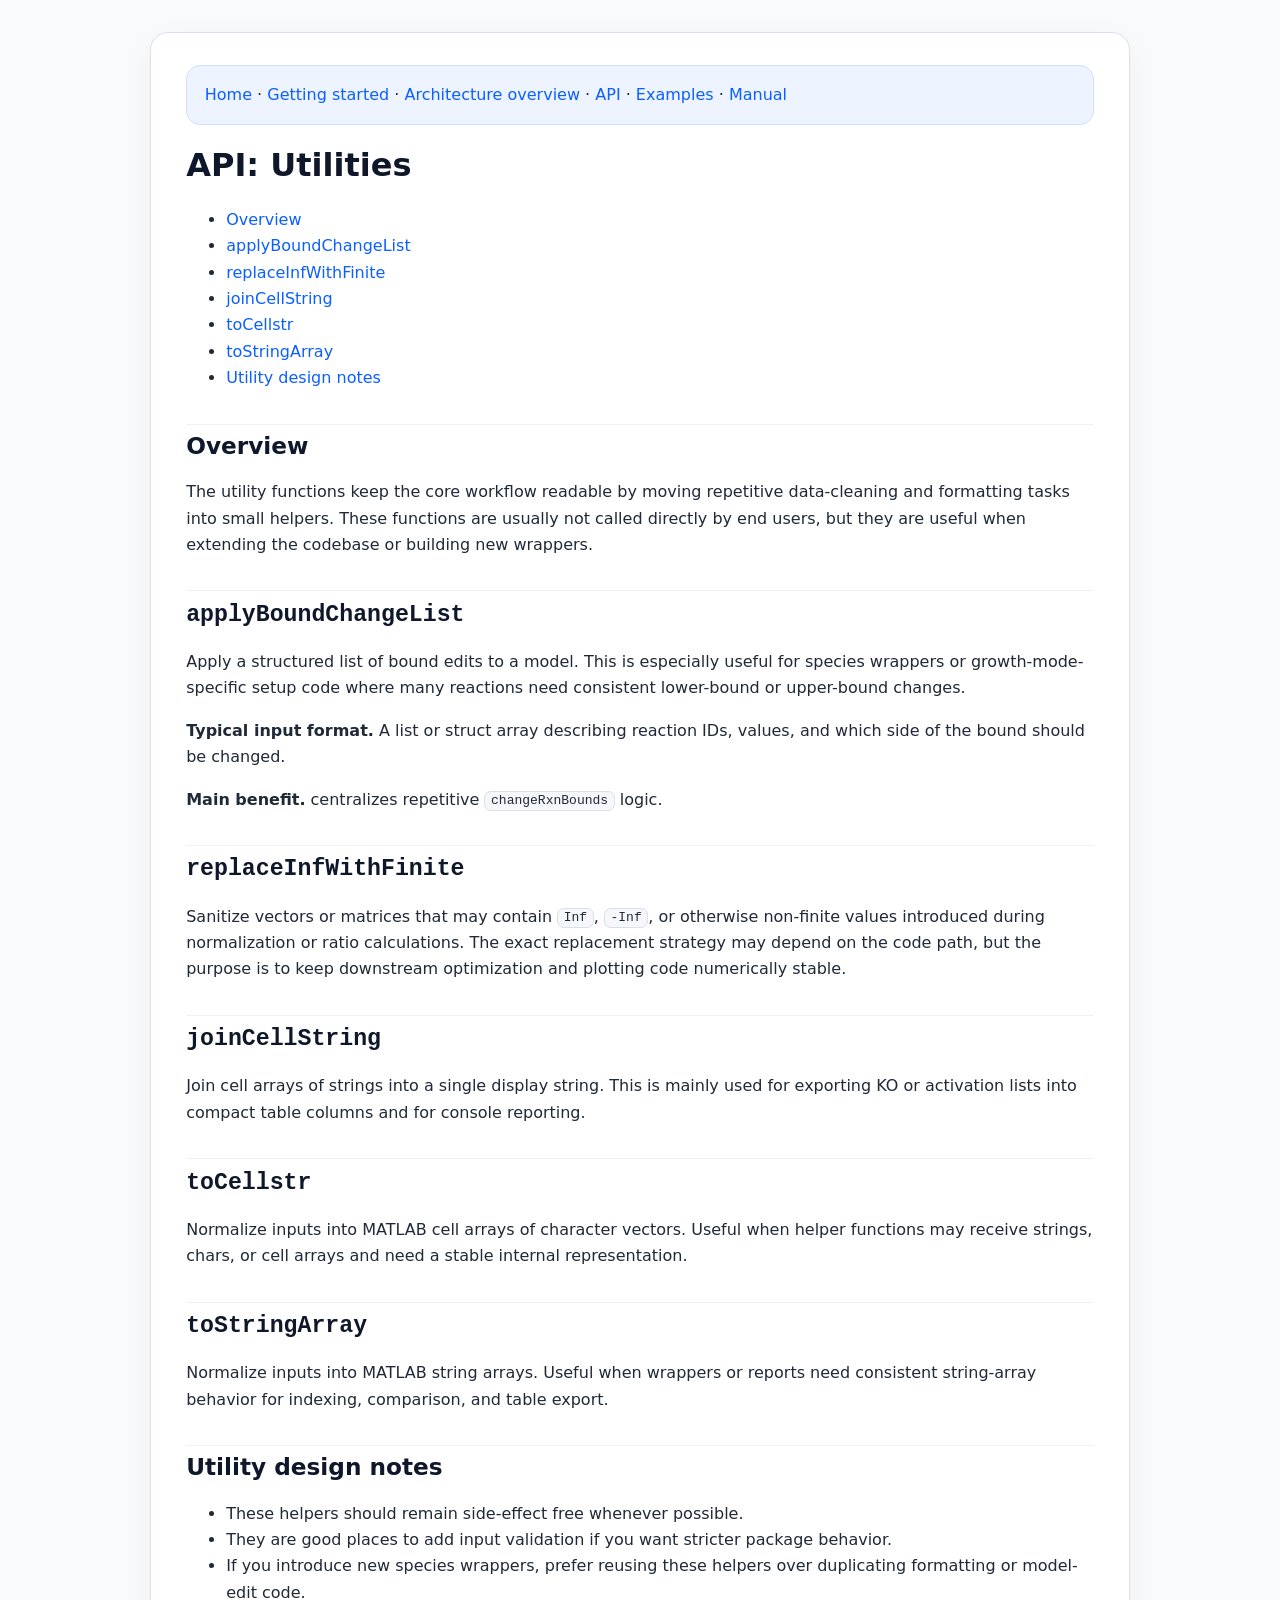
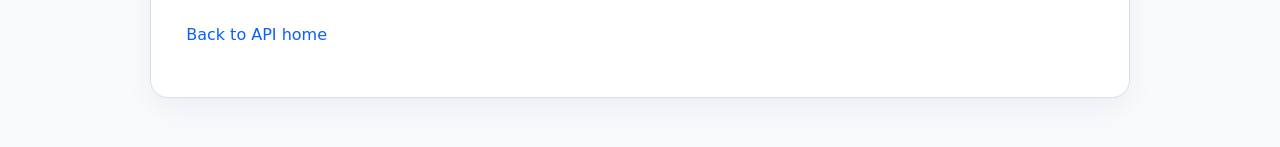
<file: docs/api/utilities.html>
<!DOCTYPE html>
<html xmlns="http://www.w3.org/1999/xhtml" lang="en" xml:lang="en">
<head>
  <meta charset="utf-8" />
  <meta name="viewport" content="width=device-width, initial-scale=1.0, user-scalable=yes" />
  <title>OCELOT API – Utilities</title>
  <link rel="stylesheet" href="../assets/ocelot-docs.css" />
</head>
<body>
<main>
<nav><a href="../README.html">Home</a> · <a href="../getting-started.html">Getting started</a> · <a href="../architecture.html">Architecture overview</a> · <a href="../api/index.html">API</a> · <a href="../examples.html">Examples</a> · <a href="../project-manual.html">Manual</a></nav>

<header id="title-block-header">
<h1 class="title">API: Utilities</h1>
</header>

<ul>
<li><a href="#overview">Overview</a></li>
<li><a href="#applyboundchangelist">applyBoundChangeList</a></li>
<li><a href="#replaceinfwithfinite">replaceInfWithFinite</a></li>
<li><a href="#joincellstring">joinCellString</a></li>
<li><a href="#tocellstr">toCellstr</a></li>
<li><a href="#tostringarray">toStringArray</a></li>
<li><a href="#utility-design-notes">Utility design notes</a></li>
</ul>

<h2 id="overview">Overview</h2>
<p>The utility functions keep the core workflow readable by moving repetitive data-cleaning and formatting tasks into small helpers. These functions are usually not called directly by end users, but they are useful when extending the codebase or building new wrappers.</p>

<h2 id="applyboundchangelist"><code>applyBoundChangeList</code></h2>
<p>Apply a structured list of bound edits to a model. This is especially useful for species wrappers or growth-mode-specific setup code where many reactions need consistent lower-bound or upper-bound changes.</p>
<p><strong>Typical input format.</strong> A list or struct array describing reaction IDs, values, and which side of the bound should be changed.</p>
<p><strong>Main benefit.</strong> centralizes repetitive <code>changeRxnBounds</code> logic.</p>

<h2 id="replaceinfwithfinite"><code>replaceInfWithFinite</code></h2>
<p>Sanitize vectors or matrices that may contain <code>Inf</code>, <code>-Inf</code>, or otherwise non-finite values introduced during normalization or ratio calculations. The exact replacement strategy may depend on the code path, but the purpose is to keep downstream optimization and plotting code numerically stable.</p>

<h2 id="joincellstring"><code>joinCellString</code></h2>
<p>Join cell arrays of strings into a single display string. This is mainly used for exporting KO or activation lists into compact table columns and for console reporting.</p>

<h2 id="tocellstr"><code>toCellstr</code></h2>
<p>Normalize inputs into MATLAB cell arrays of character vectors. Useful when helper functions may receive strings, chars, or cell arrays and need a stable internal representation.</p>

<h2 id="tostringarray"><code>toStringArray</code></h2>
<p>Normalize inputs into MATLAB string arrays. Useful when wrappers or reports need consistent string-array behavior for indexing, comparison, and table export.</p>

<h2 id="utility-design-notes">Utility design notes</h2>
<ul>
<li>These helpers should remain side-effect free whenever possible.</li>
<li>They are good places to add input validation if you want stricter package behavior.</li>
<li>If you introduce new species wrappers, prefer reusing these helpers over duplicating formatting or model-edit code.</li>
</ul>

<p><a href="index.html">Back to API home</a></p>
</main>
</body>
</html>
</file>
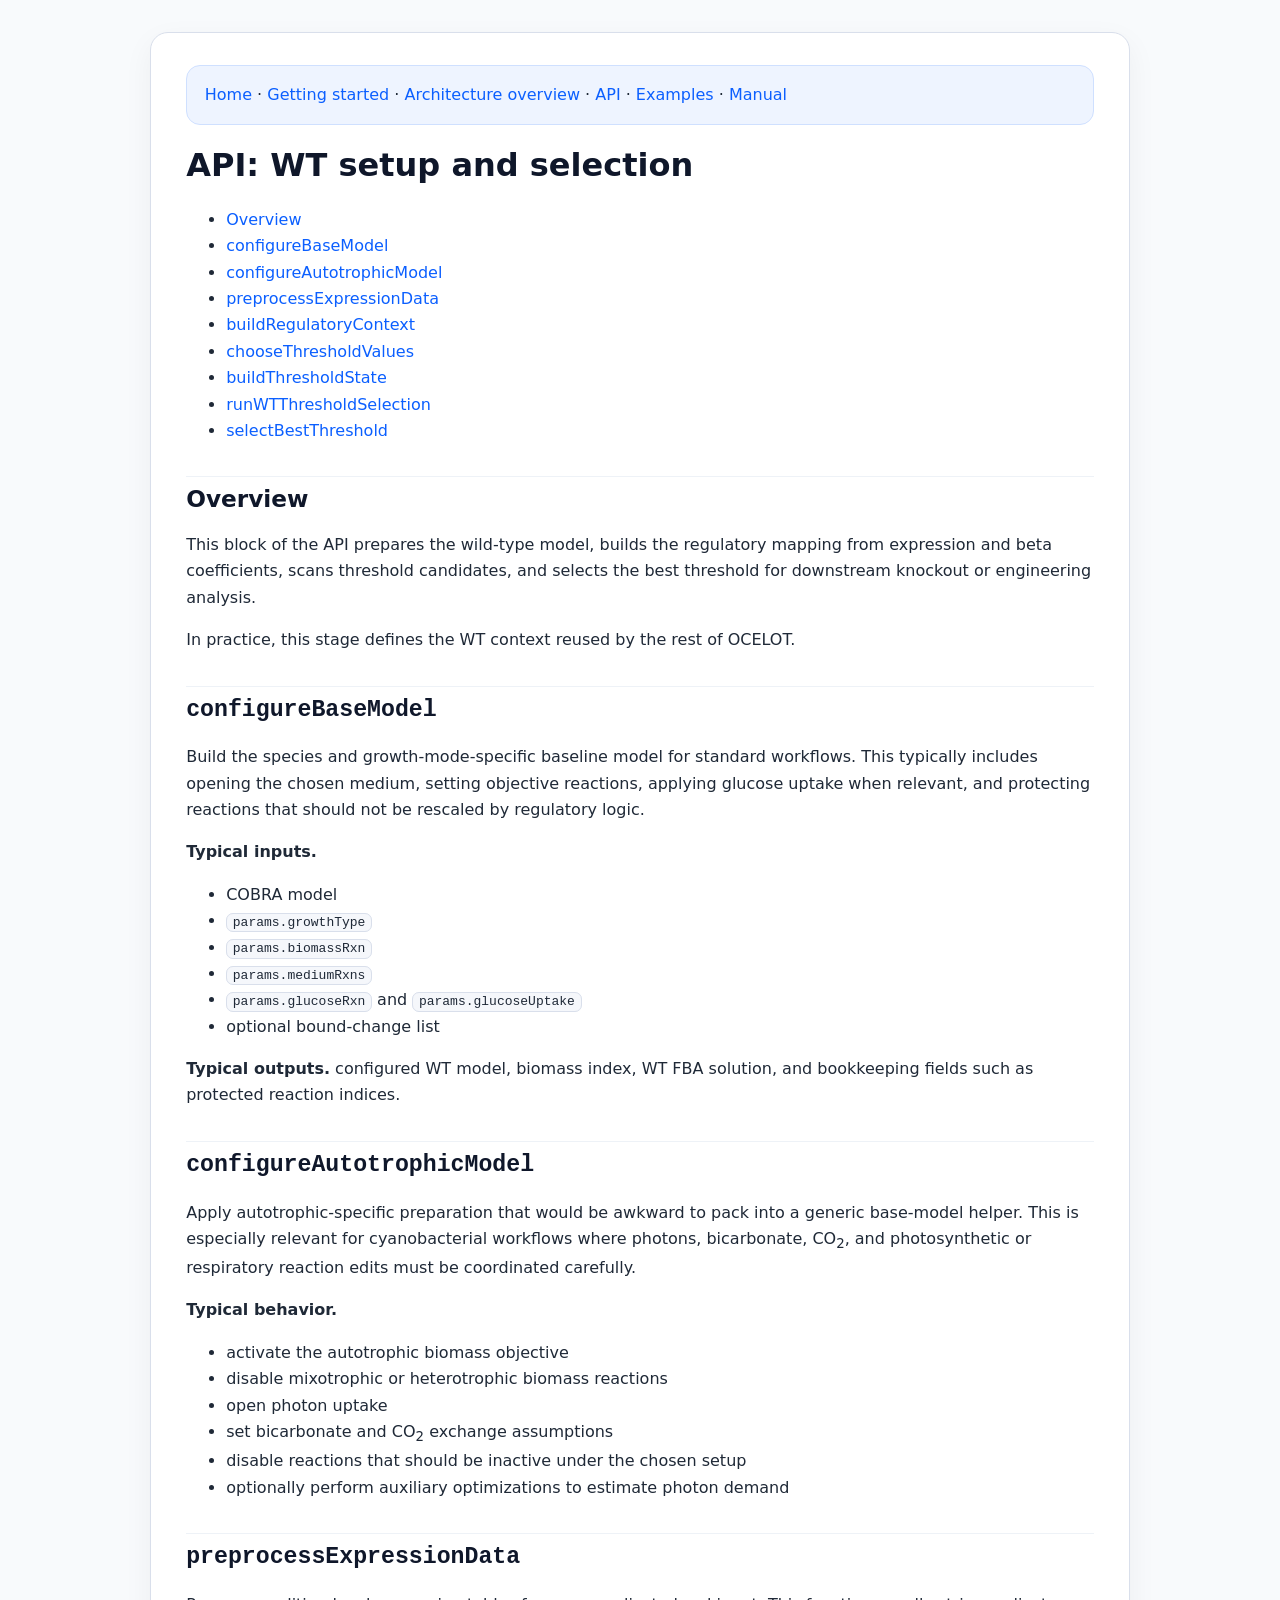
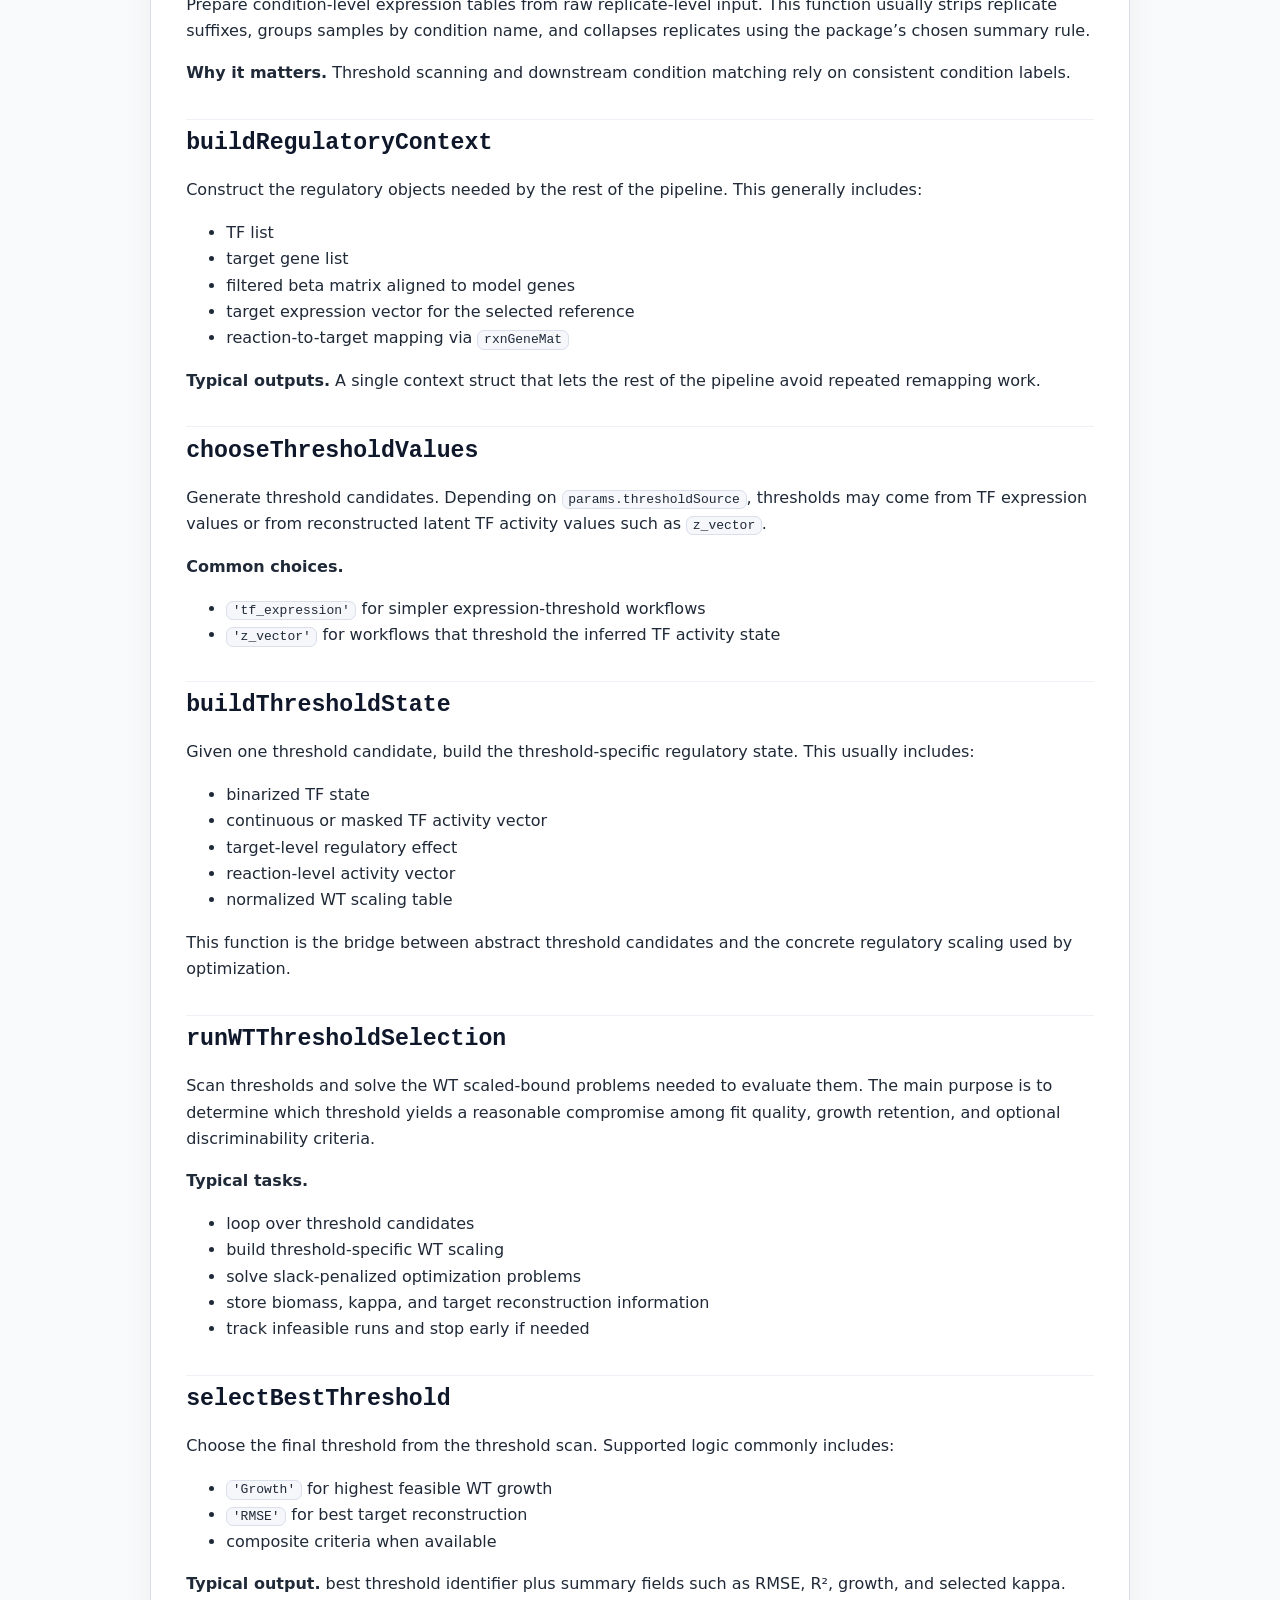
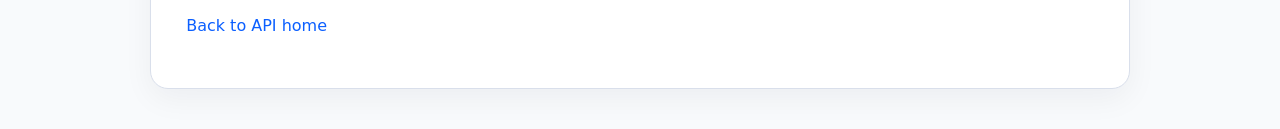
<file: docs/api/WT-setup-and-selection.html>
<!DOCTYPE html>
<html xmlns="http://www.w3.org/1999/xhtml" lang="en" xml:lang="en">
<head>
  <meta charset="utf-8" />
  <meta name="viewport" content="width=device-width, initial-scale=1.0, user-scalable=yes" />
  <title>OCELOT API – WT setup and selection</title>
  <link rel="stylesheet" href="../assets/ocelot-docs.css" />
</head>
<body>
<main>
<nav><a href="../README.html">Home</a> · <a href="../getting-started.html">Getting started</a> · <a href="../architecture.html">Architecture overview</a> · <a href="../api/index.html">API</a> · <a href="../examples.html">Examples</a> · <a href="../project-manual.html">Manual</a></nav>

<header id="title-block-header">
<h1 class="title">API: WT setup and selection</h1>
</header>

<ul>
<li><a href="#overview">Overview</a></li>
<li><a href="#configurebasemodel">configureBaseModel</a></li>
<li><a href="#configureautotrophicmodel">configureAutotrophicModel</a></li>
<li><a href="#preprocessexpressiondata">preprocessExpressionData</a></li>
<li><a href="#buildregulatorycontext">buildRegulatoryContext</a></li>
<li><a href="#choosethresholdvalues">chooseThresholdValues</a></li>
<li><a href="#buildthresholdstate">buildThresholdState</a></li>
<li><a href="#runwtthresholdselection">runWTThresholdSelection</a></li>
<li><a href="#selectbestthreshold">selectBestThreshold</a></li>
</ul>

<h2 id="overview">Overview</h2>
<p>This block of the API prepares the wild-type model, builds the regulatory mapping from expression and beta coefficients, scans threshold candidates, and selects the best threshold for downstream knockout or engineering analysis.</p>
<p>In practice, this stage defines the WT context reused by the rest of OCELOT.</p>

<h2 id="configurebasemodel"><code>configureBaseModel</code></h2>
<p>Build the species and growth-mode-specific baseline model for standard workflows. This typically includes opening the chosen medium, setting objective reactions, applying glucose uptake when relevant, and protecting reactions that should not be rescaled by regulatory logic.</p>
<p><strong>Typical inputs.</strong></p>
<ul>
<li>COBRA model</li>
<li><code>params.growthType</code></li>
<li><code>params.biomassRxn</code></li>
<li><code>params.mediumRxns</code></li>
<li><code>params.glucoseRxn</code> and <code>params.glucoseUptake</code></li>
<li>optional bound-change list</li>
</ul>
<p><strong>Typical outputs.</strong> configured WT model, biomass index, WT FBA solution, and bookkeeping fields such as protected reaction indices.</p>

<h2 id="configureautotrophicmodel"><code>configureAutotrophicModel</code></h2>
<p>Apply autotrophic-specific preparation that would be awkward to pack into a generic base-model helper. This is especially relevant for cyanobacterial workflows where photons, bicarbonate, CO<sub>2</sub>, and photosynthetic or respiratory reaction edits must be coordinated carefully.</p>
<p><strong>Typical behavior.</strong></p>
<ul>
<li>activate the autotrophic biomass objective</li>
<li>disable mixotrophic or heterotrophic biomass reactions</li>
<li>open photon uptake</li>
<li>set bicarbonate and CO<sub>2</sub> exchange assumptions</li>
<li>disable reactions that should be inactive under the chosen setup</li>
<li>optionally perform auxiliary optimizations to estimate photon demand</li>
</ul>

<h2 id="preprocessexpressiondata"><code>preprocessExpressionData</code></h2>
<p>Prepare condition-level expression tables from raw replicate-level input. This function usually strips replicate suffixes, groups samples by condition name, and collapses replicates using the package’s chosen summary rule.</p>
<p><strong>Why it matters.</strong> Threshold scanning and downstream condition matching rely on consistent condition labels.</p>

<h2 id="buildregulatorycontext"><code>buildRegulatoryContext</code></h2>
<p>Construct the regulatory objects needed by the rest of the pipeline. This generally includes:</p>
<ul>
<li>TF list</li>
<li>target gene list</li>
<li>filtered beta matrix aligned to model genes</li>
<li>target expression vector for the selected reference</li>
<li>reaction-to-target mapping via <code>rxnGeneMat</code></li>
</ul>
<p><strong>Typical outputs.</strong> A single context struct that lets the rest of the pipeline avoid repeated remapping work.</p>

<h2 id="choosethresholdvalues"><code>chooseThresholdValues</code></h2>
<p>Generate threshold candidates. Depending on <code>params.thresholdSource</code>, thresholds may come from TF expression values or from reconstructed latent TF activity values such as <code>z_vector</code>.</p>
<p><strong>Common choices.</strong></p>
<ul>
<li><code>'tf_expression'</code> for simpler expression-threshold workflows</li>
<li><code>'z_vector'</code> for workflows that threshold the inferred TF activity state</li>
</ul>

<h2 id="buildthresholdstate"><code>buildThresholdState</code></h2>
<p>Given one threshold candidate, build the threshold-specific regulatory state. This usually includes:</p>
<ul>
<li>binarized TF state</li>
<li>continuous or masked TF activity vector</li>
<li>target-level regulatory effect</li>
<li>reaction-level activity vector</li>
<li>normalized WT scaling table</li>
</ul>
<p>This function is the bridge between abstract threshold candidates and the concrete regulatory scaling used by optimization.</p>

<h2 id="runwtthresholdselection"><code>runWTThresholdSelection</code></h2>
<p>Scan thresholds and solve the WT scaled-bound problems needed to evaluate them. The main purpose is to determine which threshold yields a reasonable compromise among fit quality, growth retention, and optional discriminability criteria.</p>
<p><strong>Typical tasks.</strong></p>
<ul>
<li>loop over threshold candidates</li>
<li>build threshold-specific WT scaling</li>
<li>solve slack-penalized optimization problems</li>
<li>store biomass, kappa, and target reconstruction information</li>
<li>track infeasible runs and stop early if needed</li>
</ul>

<h2 id="selectbestthreshold"><code>selectBestThreshold</code></h2>
<p>Choose the final threshold from the threshold scan. Supported logic commonly includes:</p>
<ul>
<li><code>'Growth'</code> for highest feasible WT growth</li>
<li><code>'RMSE'</code> for best target reconstruction</li>
<li>composite criteria when available</li>
</ul>
<p><strong>Typical output.</strong> best threshold identifier plus summary fields such as RMSE, R², growth, and selected kappa.</p>

<p><a href="index.html">Back to API home</a></p>
</main>
</body>
</html>
</file>
<file: docs/assets/ocelot-docs.css>
:root {
  --bg: #0f1320;
  --panel: #ffffff;
  --text: #1f2937;
  --muted: #5b6472;
  --accent: #0b5fff;
  --border: #d9dfeb;
  --code-bg: #f5f7fb;
  --pre-bg: #101826;
  --pre-text: #ecf2ff;
}
html { scroll-behavior: smooth; }
body {
  margin: 0 auto;
  max-width: 980px;
  padding: 2rem 1.25rem 4rem;
  font-family: Inter, system-ui, -apple-system, BlinkMacSystemFont, "Segoe UI", sans-serif;
  color: var(--text);
  background: #f8fafc;
  line-height: 1.65;
}
main { background: var(--panel); border: 1px solid var(--border); border-radius: 18px; padding: 2rem 2.2rem; box-shadow: 0 10px 30px rgba(15, 23, 42, 0.05); }
nav, .navbox { background: #eef4ff; border: 1px solid #cfe0ff; border-radius: 14px; padding: 1rem 1.1rem; margin: 0 0 1.25rem; }
.navbox p { margin: 0.25rem 0; }
h1, h2, h3, h4 { line-height: 1.25; color: #0f172a; }
h1 { font-size: 2rem; margin-top: 0; }
h2 { font-size: 1.45rem; margin-top: 2rem; padding-top: 0.4rem; border-top: 1px solid #eef2f7; }
h3 { font-size: 1.15rem; margin-top: 1.6rem; }
p code, li code, td code { background: var(--code-bg); border: 1px solid var(--border); border-radius: 7px; padding: 0.08rem 0.35rem; }
pre { background: var(--pre-bg); color: var(--pre-text); padding: 1rem 1.1rem; overflow-x: auto; border-radius: 12px; }
pre code { background: transparent; border: 0; color: inherit; padding: 0; }
a { color: var(--accent); text-decoration: none; }
a:hover { text-decoration: underline; }
blockquote { margin: 1rem 0; padding: 0.8rem 1rem; border-left: 4px solid #9bb8ff; background: #f7faff; color: #334155; }
table { border-collapse: collapse; width: 100%; margin: 1rem 0 1.5rem; }
th, td { border: 1px solid var(--border); padding: 0.65rem 0.75rem; text-align: left; vertical-align: top; }
th { background: #f4f7fb; }
hr { border: 0; border-top: 1px solid var(--border); margin: 2rem 0; }
.small { color: var(--muted); font-size: 0.95rem; }
.badge { display: inline-block; padding: 0.2rem 0.55rem; border-radius: 999px; font-size: 0.82rem; background: #e8f0ff; color: #1247b8; margin-right: 0.35rem; }
@media (max-width: 760px) {
  body { padding: 1rem 0.75rem 3rem; }
  main { padding: 1.25rem; }
}
</file>
